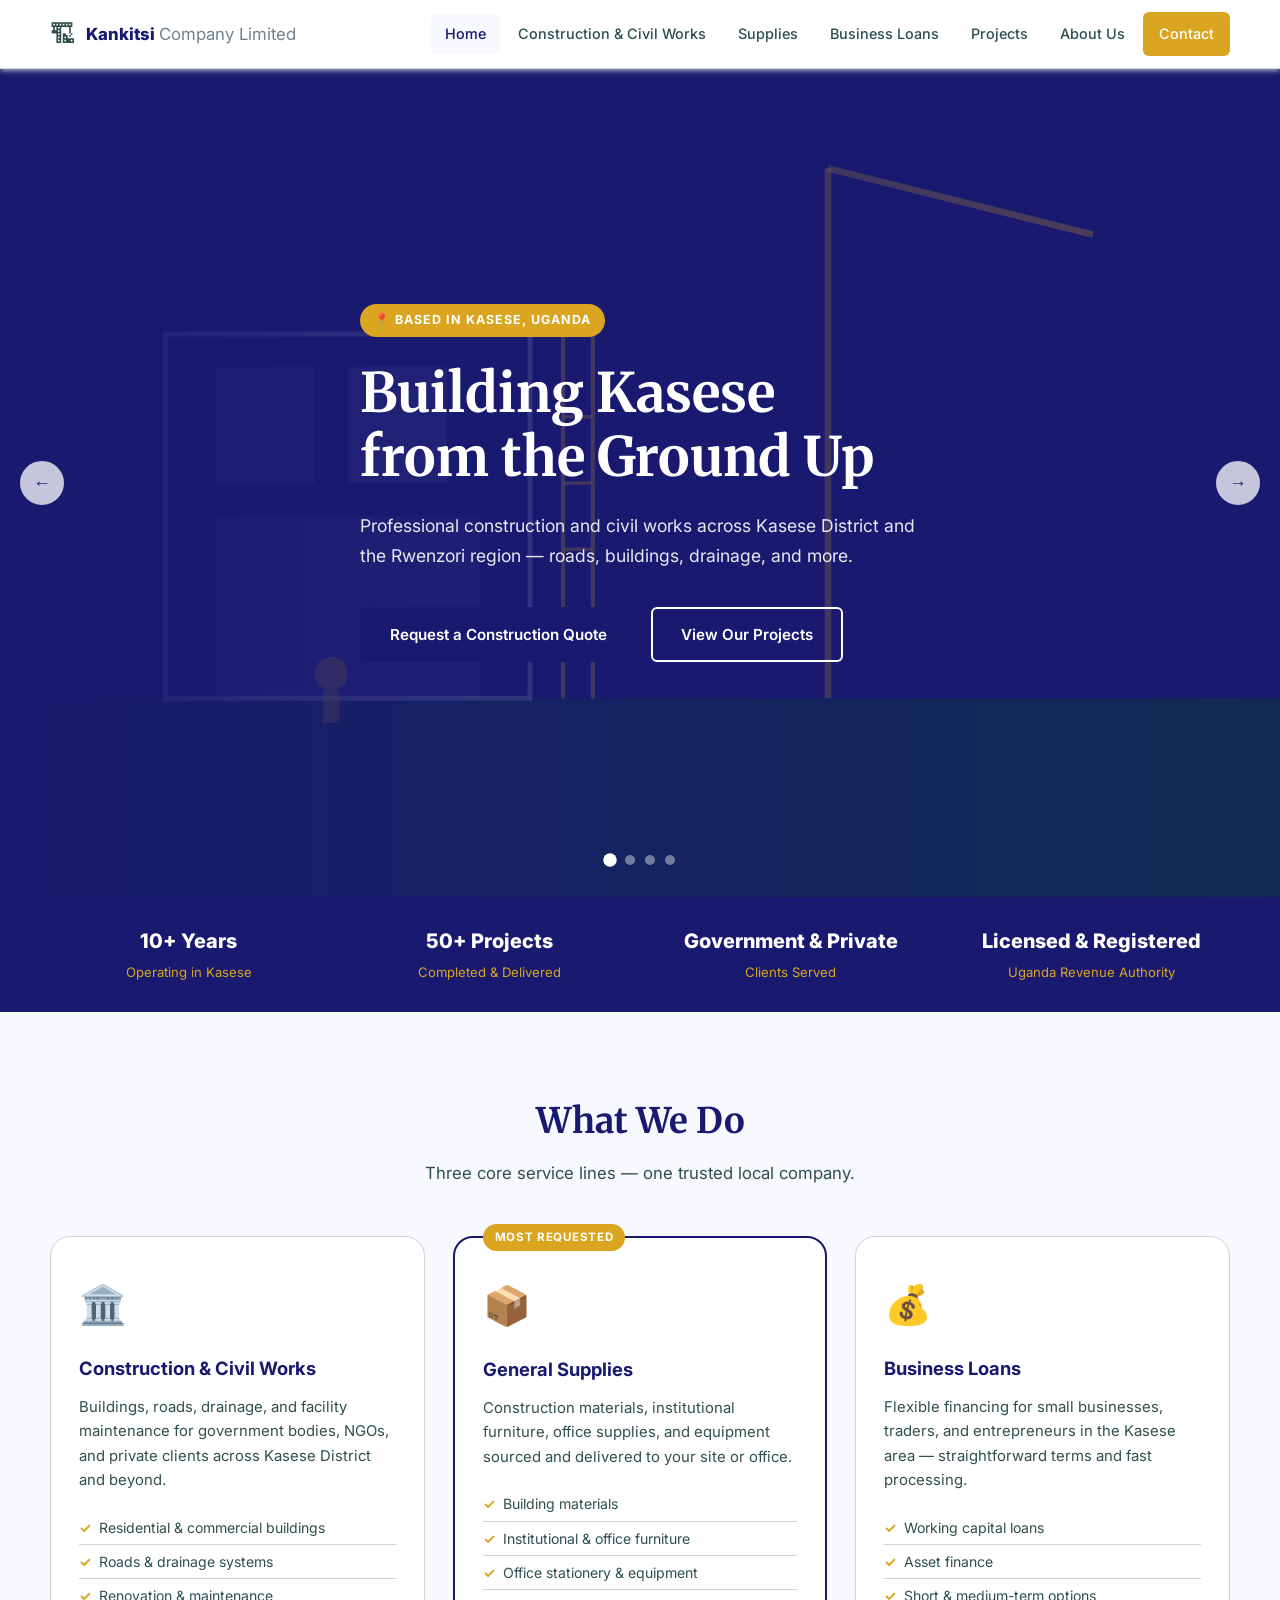
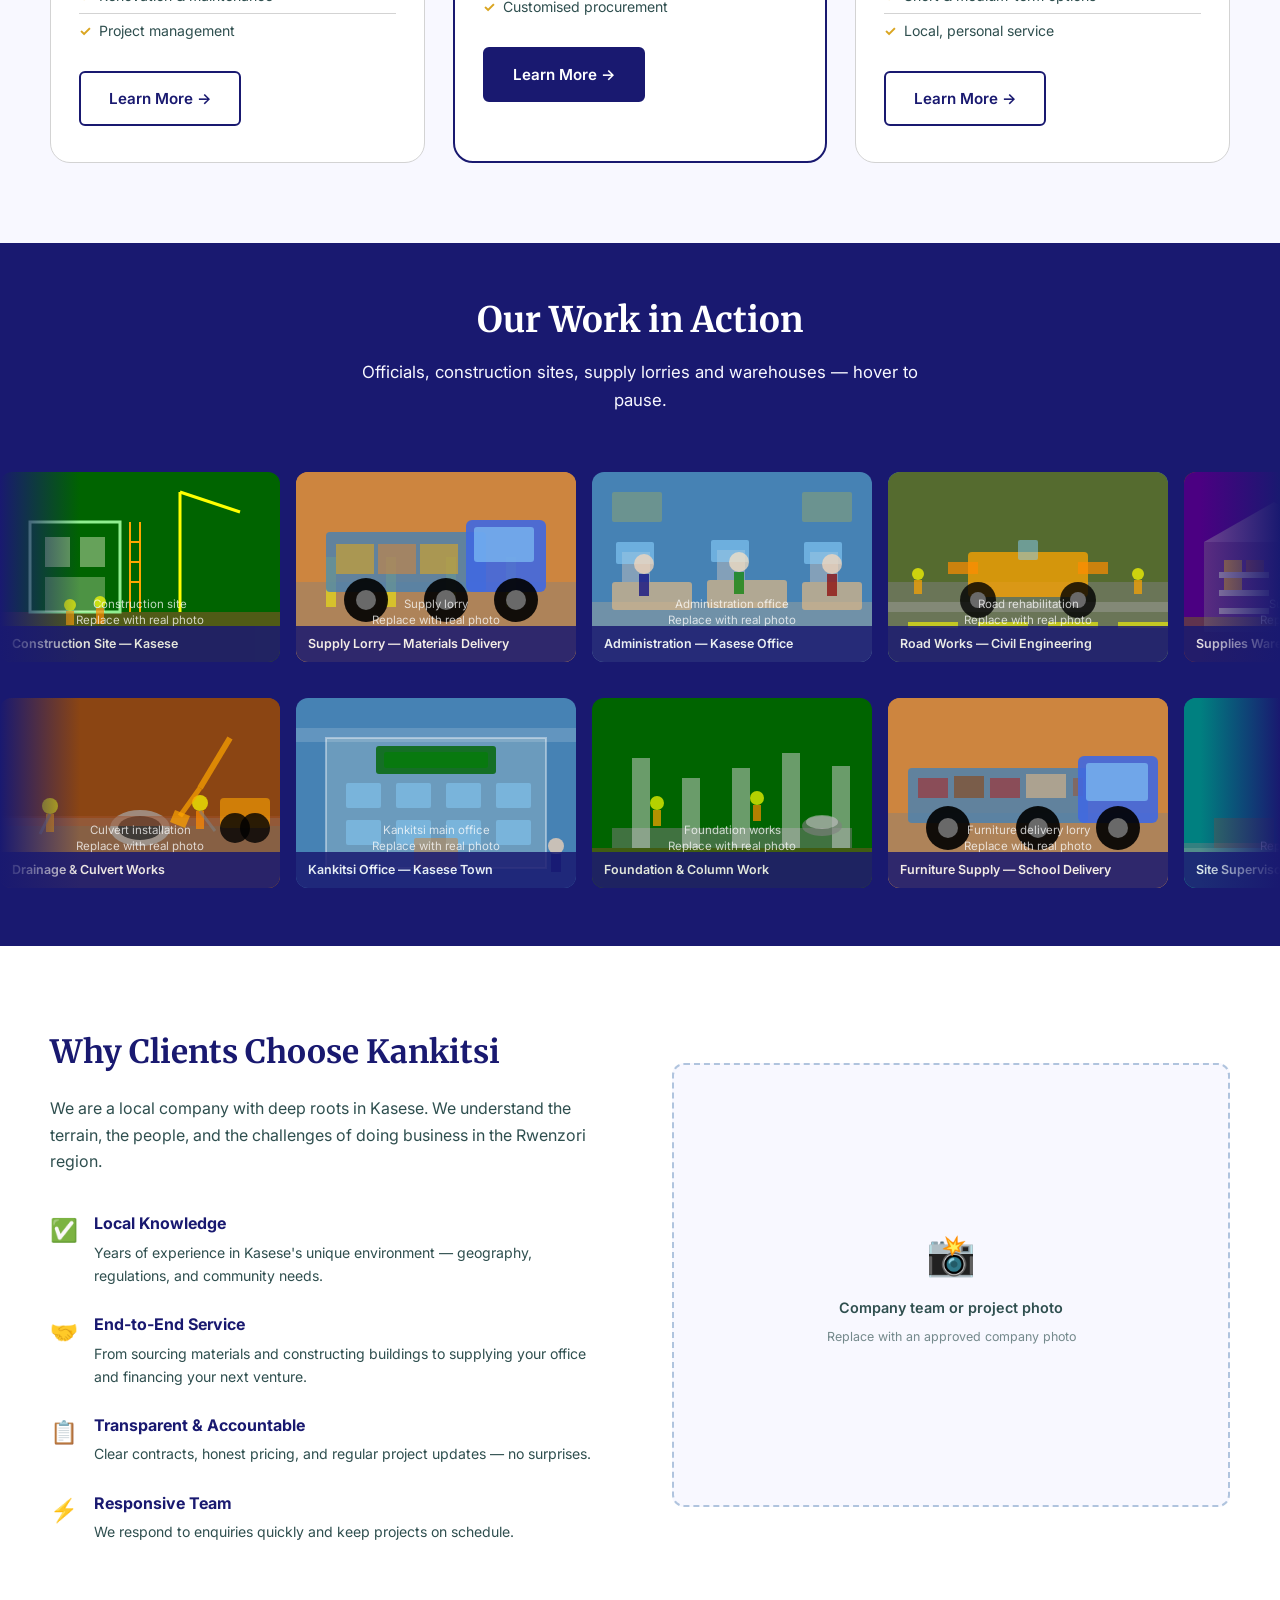
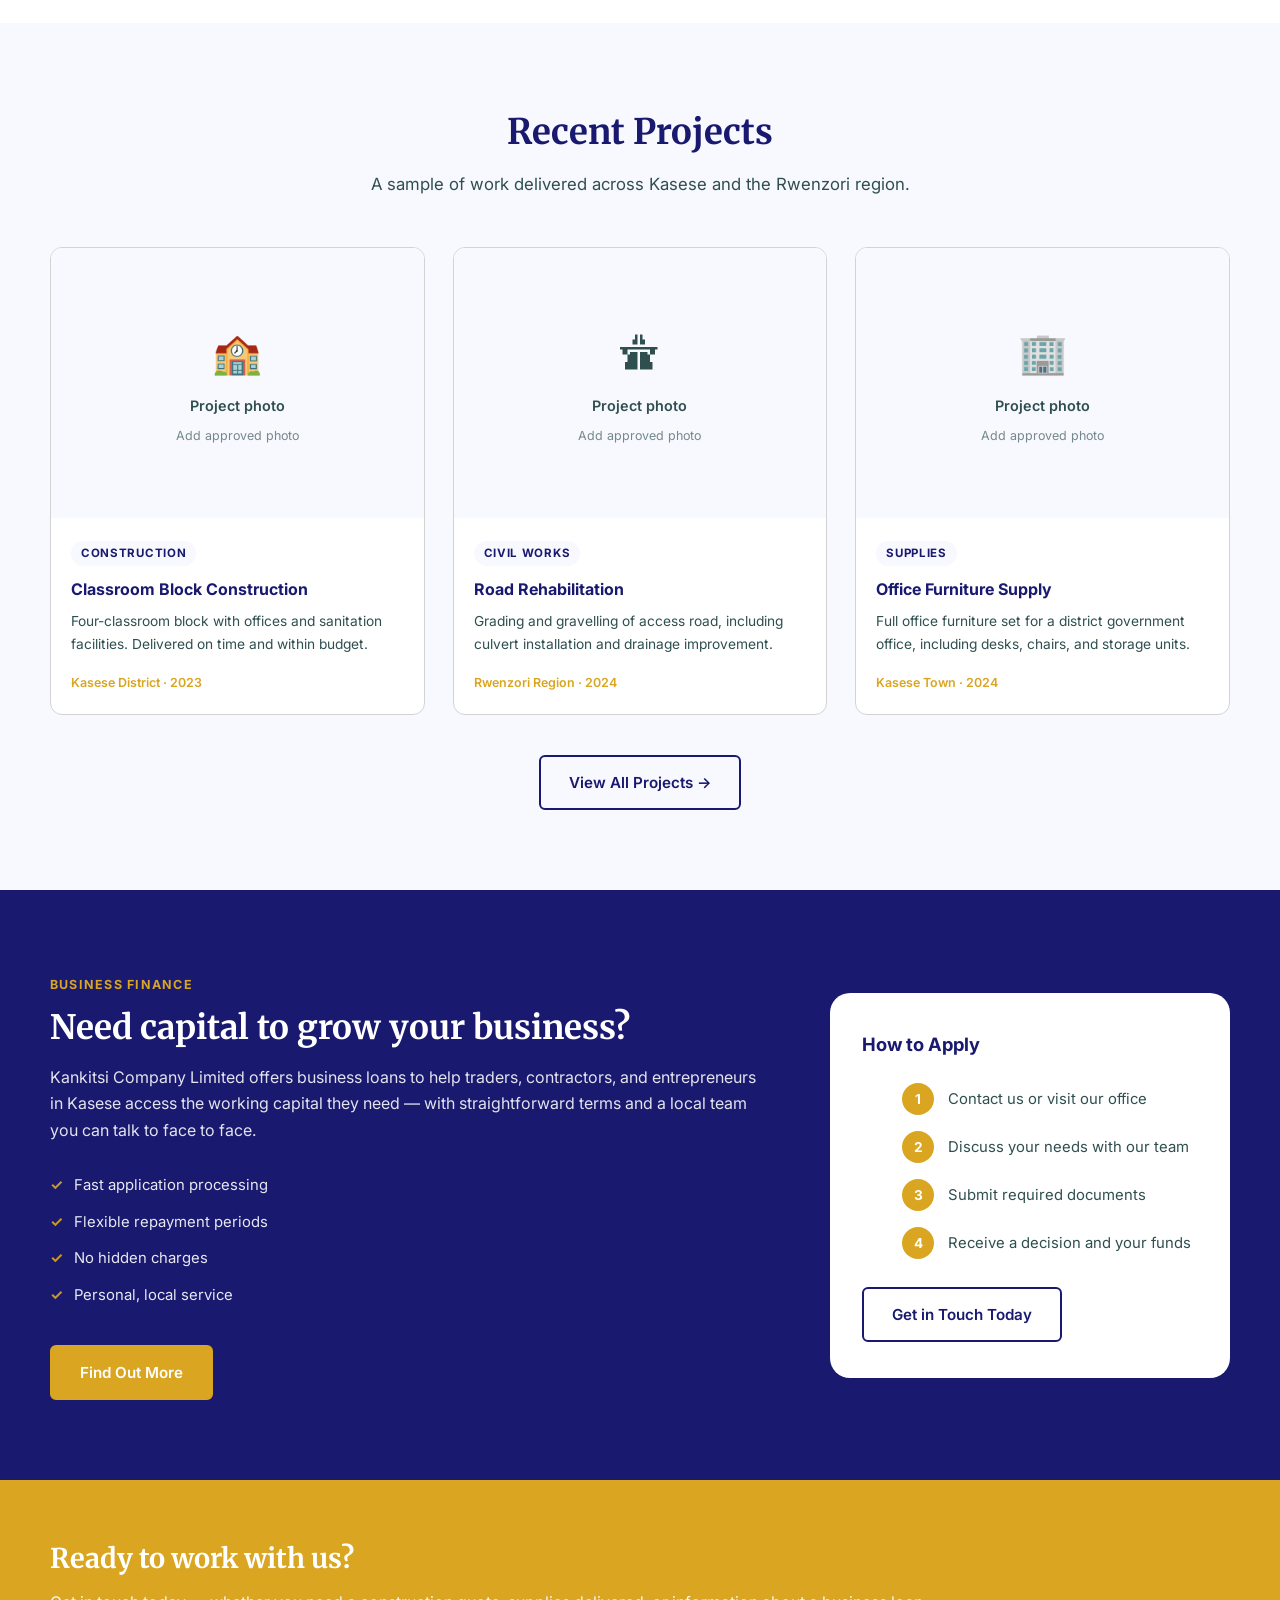
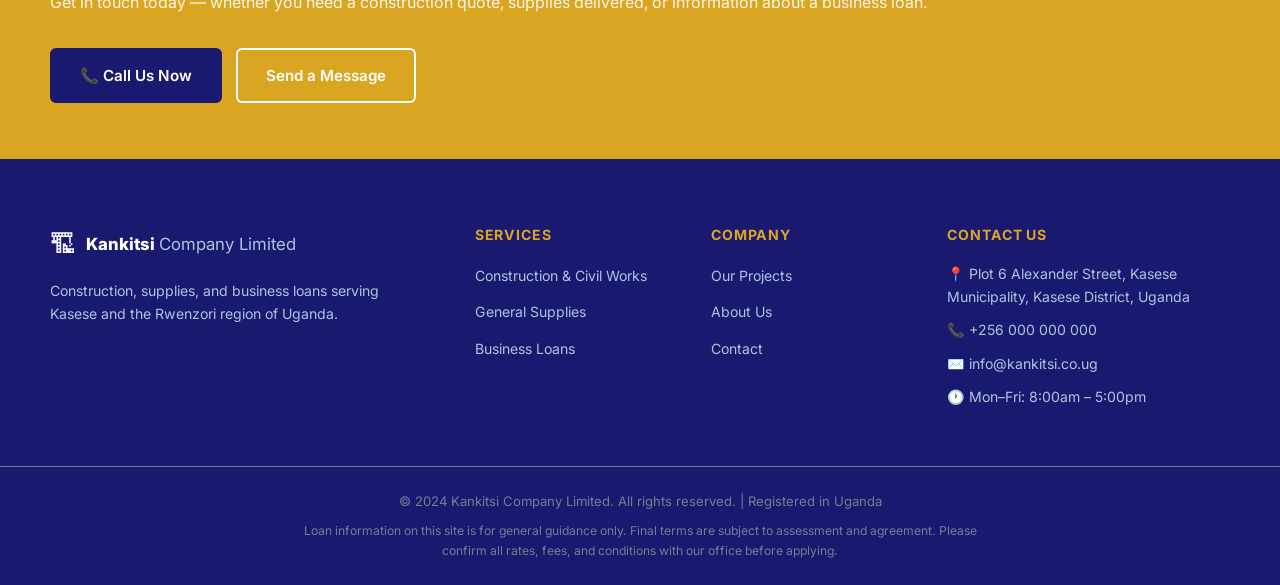
<file: index.html>
<!DOCTYPE html>
<html lang="en">
<head>
  <meta charset="UTF-8" />
  <meta name="viewport" content="width=device-width, initial-scale=1.0" />
  <title>Kankitsi Company Limited – Construction, Supplies &amp; Business Loans | Kasese</title>
  <meta name="description" content="Kankitsi Company Limited provides construction, civil works, general supplies, and business loans in Kasese, Uganda." />
  <link rel="stylesheet" href="css/style.css" />
  <link rel="preconnect" href="https://fonts.googleapis.com" />
  <link href="https://fonts.googleapis.com/css2?family=Inter:wght@400;500;600;700;800&family=Merriweather:wght@700&display=swap" rel="stylesheet" />

  <style>
    /* ---- Auto-slide timer ---- */
    .hero-slide { pointer-events: none; }
    .hero-slide.active { pointer-events: all; }
  </style>
</head>
<body>

  <!-- ===== HEADER ===== -->
  <header class="site-header">
    <div class="container nav-wrap">
      <a href="index.html" class="logo">
        <span class="logo-icon">🏗</span>
        <span class="logo-text">Kankitsi <span class="logo-thin">Company Limited</span></span>
      </a>
      <button class="nav-toggle" aria-label="Open menu" onclick="document.getElementById('main-nav').classList.toggle('open')">
        <span></span><span></span><span></span>
      </button>
      <nav class="main-nav" id="main-nav">
        <ul>
          <li><a href="index.html" class="active">Home</a></li>
          <li><a href="construction.html">Construction &amp; Civil Works</a></li>
          <li><a href="supplies.html">Supplies</a></li>
          <li><a href="loans.html">Business Loans</a></li>
          <li><a href="projects.html">Projects</a></li>
          <li><a href="about.html">About Us</a></li>
          <li><a href="contact.html" class="btn btn-nav">Contact</a></li>
        </ul>
      </nav>
    </div>
  </header>

  <!-- ===== HERO SLIDESHOW ===== -->
  <section class="hero-slideshow" id="heroSlideshow">

    <!-- Slide 1 — Construction site -->
    <div class="hero-slide active">
      <div class="slide-bg slide-bg-1"></div>
      <div class="slide-overlay"></div>
      <div class="container hero-slide-content">
        <span class="hero-badge">📍 Based in Kasese, Uganda</span>
        <h1>Building Kasese<br>from the Ground Up</h1>
        <p class="hero-sub">Professional construction and civil works across Kasese District and the Rwenzori region — roads, buildings, drainage, and more.</p>
        <div class="hero-ctas">
          <a href="construction.html" class="btn btn-primary">Request a Construction Quote</a>
          <a href="projects.html" class="btn btn-outline-light">View Our Projects</a>
        </div>
      </div>
    </div>

    <!-- Slide 2 — Supply lorries -->
    <div class="hero-slide">
      <div class="slide-bg slide-bg-2"></div>
      <div class="slide-overlay"></div>
      <div class="container hero-slide-content">
        <span class="hero-badge">📦 Fast, Reliable Delivery</span>
        <h1>Supplies Delivered<br>to Your Site</h1>
        <p class="hero-sub">Building materials, office furniture, stationery and equipment — sourced, loaded onto our lorries, and delivered anywhere in Kasese District.</p>
        <div class="hero-ctas">
          <a href="supplies.html" class="btn btn-primary">Request a Supply Quote</a>
          <a href="contact.html" class="btn btn-outline-light">Get in Touch</a>
        </div>
      </div>
    </div>

    <!-- Slide 3 — Administration / office team -->
    <div class="hero-slide">
      <div class="slide-bg slide-bg-3"></div>
      <div class="slide-overlay"></div>
      <div class="container hero-slide-content">
        <span class="hero-badge">🤝 Local, Personal Service</span>
        <h1>A Team You Can<br>Talk to Face to Face</h1>
        <p class="hero-sub">Our administration and finance team is based in Kasese Town. Walk in, call, or email — we respond quickly and keep things simple.</p>
        <div class="hero-ctas">
          <a href="about.html" class="btn btn-primary">Meet Our Team</a>
          <a href="contact.html" class="btn btn-outline-light">Find Our Office</a>
        </div>
      </div>
    </div>

    <!-- Slide 4 — Business loans / supplies warehouse -->
    <div class="hero-slide">
      <div class="slide-bg slide-bg-4"></div>
      <div class="slide-overlay"></div>
      <div class="container hero-slide-content">
        <span class="hero-badge">💰 Business Finance</span>
        <h1>Grow Your Business<br>with a Local Loan</h1>
        <p class="hero-sub">Flexible business loans for traders, contractors, and entrepreneurs in Kasese — with straightforward terms and a team that knows the local market.</p>
        <div class="hero-ctas">
          <a href="loans.html" class="btn btn-primary">Ask About a Business Loan</a>
          <a href="contact.html" class="btn btn-outline-light">Contact Us Today</a>
        </div>
      </div>
    </div>

    <!-- Arrow controls -->
    <button class="slide-prev" onclick="moveSlide(-1)" aria-label="Previous slide">&#8592;</button>
    <button class="slide-next" onclick="moveSlide(1)"  aria-label="Next slide">&#8594;</button>

    <!-- Dot indicators -->
    <div class="slide-dots">
      <button class="slide-dot active" onclick="goToSlide(0)"></button>
      <button class="slide-dot"        onclick="goToSlide(1)"></button>
      <button class="slide-dot"        onclick="goToSlide(2)"></button>
      <button class="slide-dot"        onclick="goToSlide(3)"></button>
    </div>

  </section>

  <!-- ===== TRUST BAR ===== -->
  <div class="trust-bar">
    <div class="container trust-items">
      <div class="trust-item">
        <strong>10+ Years</strong>
        <span>Operating in Kasese</span>
      </div>
      <div class="trust-item">
        <strong>50+ Projects</strong>
        <span>Completed &amp; Delivered</span>
      </div>
      <div class="trust-item">
        <strong>Government &amp; Private</strong>
        <span>Clients Served</span>
      </div>
      <div class="trust-item">
        <strong>Licensed &amp; Registered</strong>
        <span>Uganda Revenue Authority</span>
      </div>
    </div>
  </div>

  <!-- ===== SERVICES OVERVIEW ===== -->
  <section class="section services-overview">
    <div class="container">
      <div class="section-header">
        <h2>What We Do</h2>
        <p>Three core service lines — one trusted local company.</p>
      </div>
      <div class="services-grid">

        <div class="service-card">
          <div class="service-icon">🏛️</div>
          <h3>Construction &amp; Civil Works</h3>
          <p>Buildings, roads, drainage, and facility maintenance for government bodies, NGOs, and private clients across Kasese District and beyond.</p>
          <ul class="service-list">
            <li>Residential &amp; commercial buildings</li>
            <li>Roads &amp; drainage systems</li>
            <li>Renovation &amp; maintenance</li>
            <li>Project management</li>
          </ul>
          <a href="construction.html" class="btn btn-secondary">Learn More →</a>
        </div>

        <div class="service-card service-card--featured">
          <div class="service-badge-featured">Most Requested</div>
          <div class="service-icon">📦</div>
          <h3>General Supplies</h3>
          <p>Construction materials, institutional furniture, office supplies, and equipment sourced and delivered to your site or office.</p>
          <ul class="service-list">
            <li>Building materials</li>
            <li>Institutional &amp; office furniture</li>
            <li>Office stationery &amp; equipment</li>
            <li>Customised procurement</li>
          </ul>
          <a href="supplies.html" class="btn btn-primary">Learn More →</a>
        </div>

        <div class="service-card">
          <div class="service-icon">💰</div>
          <h3>Business Loans</h3>
          <p>Flexible financing for small businesses, traders, and entrepreneurs in the Kasese area — straightforward terms and fast processing.</p>
          <ul class="service-list">
            <li>Working capital loans</li>
            <li>Asset finance</li>
            <li>Short &amp; medium-term options</li>
            <li>Local, personal service</li>
          </ul>
          <a href="loans.html" class="btn btn-secondary">Learn More →</a>
        </div>

      </div>
    </div>
  </section>

  <!-- ===== MOVING IMAGE GALLERY ===== -->
  <section class="scroll-gallery-section">
    <div class="container">
      <div class="section-header">
        <h2>Our Work in Action</h2>
        <p>Officials, construction sites, supply lorries and warehouses — hover to pause.</p>
      </div>
    </div>

    <!-- Row 1 — left to right -->
    <div class="scroll-track-wrap">
      <div class="scroll-track">

        <!-- Card 1 -->
        <div class="scroll-card">
          <div class="scroll-card-img bg-construction-1">
            <!-- Replace img src with your real photo: <img src="images/site1.jpg" alt="Construction site" /> -->
            <svg viewBox="0 0 280 190" xmlns="http://www.w3.org/2000/svg" style="position:absolute;inset:0;width:100%;height:100%">
              <rect width="280" height="190" fill="darkgreen"/>
              <rect x="0" y="140" width="280" height="50" fill="sienna" opacity=".5"/>
              <rect x="30" y="50" width="90" height="90" fill="none" stroke="lightgreen" stroke-width="3"/>
              <rect x="45" y="65" width="25" height="30" fill="lightyellow" opacity=".4"/>
              <rect x="80" y="65" width="25" height="30" fill="lightyellow" opacity=".4"/>
              <rect x="45" y="105" width="60" height="35" fill="lightyellow" opacity=".3"/>
              <line x1="130" y1="50" x2="130" y2="140" stroke="orange" stroke-width="2"/>
              <line x1="140" y1="50" x2="140" y2="140" stroke="orange" stroke-width="2"/>
              <line x1="130" y1="70" x2="140" y2="70" stroke="orange" stroke-width="2"/>
              <line x1="130" y1="90" x2="140" y2="90" stroke="orange" stroke-width="2"/>
              <line x1="130" y1="110" x2="140" y2="110" stroke="orange" stroke-width="2"/>
              <line x1="180" y1="20" x2="180" y2="140" stroke="yellow" stroke-width="3"/>
              <line x1="180" y1="20" x2="240" y2="40" stroke="yellow" stroke-width="3"/>
              <circle cx="70" cy="133" r="6" fill="yellow" opacity=".7"/>
              <rect x="66" y="139" width="8" height="14" fill="orange" opacity=".7"/>
              <circle cx="100" cy="130" r="6" fill="yellow" opacity=".7"/>
              <rect x="96" y="136" width="8" height="16" fill="darkorange" opacity=".7"/>
            </svg>
            <span>🏗</span>
            <small>Construction site<br>Replace with real photo</small>
          </div>
          <div class="scroll-card-caption">Construction Site — Kasese</div>
        </div>

        <!-- Card 2 — lorry -->
        <div class="scroll-card">
          <div class="scroll-card-img bg-lorry-1">
            <svg viewBox="0 0 280 190" xmlns="http://www.w3.org/2000/svg" style="position:absolute;inset:0;width:100%;height:100%">
              <rect width="280" height="190" fill="peru"/>
              <rect x="0" y="110" width="280" height="80" fill="gray" opacity=".4"/>
              <rect x="30" y="85" width="10" height="50" fill="yellow" opacity=".5"/>
              <rect x="90" y="85" width="10" height="50" fill="yellow" opacity=".5"/>
              <rect x="150" y="85" width="10" height="50" fill="yellow" opacity=".5"/>
              <rect x="210" y="85" width="10" height="50" fill="yellow" opacity=".5"/>
              <!-- lorry body -->
              <rect x="30" y="60" width="160" height="60" rx="4" fill="steelblue" opacity=".8"/>
              <!-- cab -->
              <rect x="170" y="48" width="80" height="72" rx="6" fill="royalblue" opacity=".9"/>
              <!-- windscreen -->
              <rect x="178" y="55" width="60" height="35" rx="3" fill="lightskyblue" opacity=".6"/>
              <!-- wheels -->
              <circle cx="70"  cy="128" r="22" fill="black" opacity=".9"/>
              <circle cx="70"  cy="128" r="10" fill="dimgray"/>
              <circle cx="150" cy="128" r="22" fill="black" opacity=".9"/>
              <circle cx="150" cy="128" r="10" fill="dimgray"/>
              <circle cx="220" cy="128" r="22" fill="black" opacity=".9"/>
              <circle cx="220" cy="128" r="10" fill="dimgray"/>
              <!-- cargo -->
              <rect x="40"  y="72" width="38" height="30" fill="goldenrod" opacity=".6"/>
              <rect x="82"  y="72" width="38" height="30" fill="peru" opacity=".6"/>
              <rect x="124" y="72" width="38" height="30" fill="goldenrod" opacity=".6"/>
            </svg>
            <span>🚛</span>
            <small>Supply lorry<br>Replace with real photo</small>
          </div>
          <div class="scroll-card-caption">Supply Lorry — Materials Delivery</div>
        </div>

        <!-- Card 3 — office/admin -->
        <div class="scroll-card">
          <div class="scroll-card-img bg-admin-1">
            <svg viewBox="0 0 280 190" xmlns="http://www.w3.org/2000/svg" style="position:absolute;inset:0;width:100%;height:100%">
              <rect width="280" height="190" fill="steelblue"/>
              <rect x="0" y="130" width="280" height="60" fill="tan" opacity=".3"/>
              <!-- desk 1 -->
              <rect x="20" y="110" width="80" height="28" rx="3" fill="burlywood" opacity=".7"/>
              <rect x="30" y="80" width="28" height="30" fill="silver" opacity=".5"/>
              <rect x="24" y="70" width="38" height="22" rx="2" fill="lightskyblue" opacity=".6"/>
              <circle cx="52" cy="92" r="10" fill="peachpuff" opacity=".7"/>
              <rect x="47" y="102" width="10" height="22" fill="navy" opacity=".7"/>
              <!-- desk 2 -->
              <rect x="115" y="108" width="80" height="28" rx="3" fill="burlywood" opacity=".7"/>
              <rect x="125" y="78" width="28" height="30" fill="silver" opacity=".5"/>
              <rect x="119" y="68" width="38" height="22" rx="2" fill="lightskyblue" opacity=".6"/>
              <circle cx="147" cy="90" r="10" fill="bisque" opacity=".7"/>
              <rect x="142" y="100" width="10" height="22" fill="green" opacity=".7"/>
              <!-- desk 3 -->
              <rect x="210" y="110" width="60" height="28" rx="3" fill="burlywood" opacity=".7"/>
              <rect x="218" y="80" width="28" height="30" fill="silver" opacity=".5"/>
              <rect x="212" y="70" width="38" height="22" rx="2" fill="lightskyblue" opacity=".6"/>
              <circle cx="240" cy="92" r="10" fill="peachpuff" opacity=".7"/>
              <rect x="235" y="102" width="10" height="22" fill="darkred" opacity=".7"/>
              <!-- windows -->
              <rect x="20" y="20" width="50" height="30" rx="2" fill="gold" opacity=".2"/>
              <rect x="210" y="20" width="50" height="30" rx="2" fill="gold" opacity=".2"/>
            </svg>
            <span>👔</span>
            <small>Administration office<br>Replace with real photo</small>
          </div>
          <div class="scroll-card-caption">Administration — Kasese Office</div>
        </div>

        <!-- Card 4 — road civil works -->
        <div class="scroll-card">
          <div class="scroll-card-img bg-road-1">
            <svg viewBox="0 0 280 190" xmlns="http://www.w3.org/2000/svg" style="position:absolute;inset:0;width:100%;height:100%">
              <rect width="280" height="190" fill="darkolivegreen"/>
              <rect x="0" y="110" width="280" height="80" fill="gray" opacity=".5"/>
              <rect x="0" y="130" width="280" height="10" fill="darkgray" opacity=".4"/>
              <rect x="20"  y="150" width="50" height="6" fill="yellow" opacity=".6"/>
              <rect x="90"  y="150" width="50" height="6" fill="yellow" opacity=".6"/>
              <rect x="160" y="150" width="50" height="6" fill="yellow" opacity=".6"/>
              <rect x="230" y="150" width="50" height="6" fill="yellow" opacity=".6"/>
              <!-- grader machine -->
              <rect x="80" y="80" width="120" height="45" rx="4" fill="orange" opacity=".75"/>
              <rect x="60" y="90" width="30" height="12" fill="darkorange" opacity=".7"/>
              <rect x="190" y="90" width="30" height="12" fill="darkorange" opacity=".7"/>
              <circle cx="90"  cy="128" r="18" fill="black" opacity=".8"/>
              <circle cx="90"  cy="128" r="8"  fill="dimgray"/>
              <circle cx="190" cy="128" r="18" fill="black" opacity=".8"/>
              <circle cx="190" cy="128" r="8"  fill="dimgray"/>
              <rect x="130" y="68" width="20" height="20" rx="2" fill="lightskyblue" opacity=".5"/>
              <!-- workers -->
              <circle cx="30" cy="102" r="6" fill="yellow" opacity=".7"/>
              <rect x="26" y="108" width="8" height="14" fill="orange" opacity=".7"/>
              <circle cx="250" cy="102" r="6" fill="yellow" opacity=".7"/>
              <rect x="246" y="108" width="8" height="14" fill="orange" opacity=".7"/>
            </svg>
            <span>🛣</span>
            <small>Road rehabilitation<br>Replace with real photo</small>
          </div>
          <div class="scroll-card-caption">Road Works — Civil Engineering</div>
        </div>

        <!-- Card 5 — supplies warehouse -->
        <div class="scroll-card">
          <div class="scroll-card-img bg-supplies-1">
            <svg viewBox="0 0 280 190" xmlns="http://www.w3.org/2000/svg" style="position:absolute;inset:0;width:100%;height:100%">
              <rect width="280" height="190" fill="indigo"/>
              <rect x="0" y="145" width="280" height="45" fill="olive" opacity=".4"/>
              <!-- warehouse -->
              <rect x="20" y="70" width="140" height="90" fill="gray" opacity=".35"/>
              <polygon points="20,70 90,30 160,70" fill="darkgray" opacity=".4"/>
              <!-- shelves -->
              <rect x="35" y="100" width="50" height="6" fill="silver" opacity=".6"/>
              <rect x="35" y="118" width="50" height="6" fill="silver" opacity=".6"/>
              <rect x="35" y="136" width="50" height="6" fill="silver" opacity=".6"/>
              <rect x="95" y="100" width="50" height="6" fill="silver" opacity=".6"/>
              <rect x="95" y="118" width="50" height="6" fill="silver" opacity=".6"/>
              <!-- boxes -->
              <rect x="40"  y="88"  width="18" height="12" fill="goldenrod" opacity=".6"/>
              <rect x="62"  y="88"  width="18" height="12" fill="sienna"    opacity=".6"/>
              <rect x="40"  y="106" width="18" height="12" fill="goldenrod" opacity=".6"/>
              <rect x="100" y="88"  width="18" height="12" fill="peru"      opacity=".6"/>
              <!-- forklift -->
              <rect x="195" y="118" width="60" height="38" rx="3" fill="orange" opacity=".6"/>
              <rect x="175" y="124" width="22" height="6"  fill="yellow"   opacity=".6"/>
              <rect x="175" y="136" width="22" height="6"  fill="yellow"   opacity=".6"/>
              <circle cx="210" cy="156" r="12" fill="black" opacity=".7"/>
              <circle cx="246" cy="156" r="12" fill="black" opacity=".7"/>
            </svg>
            <span>📦</span>
            <small>Supplies warehouse<br>Replace with real photo</small>
          </div>
          <div class="scroll-card-caption">Supplies Warehouse — Ready for Dispatch</div>
        </div>

        <!-- Card 6 — building handover -->
        <div class="scroll-card">
          <div class="scroll-card-img bg-construction-2">
            <svg viewBox="0 0 280 190" xmlns="http://www.w3.org/2000/svg" style="position:absolute;inset:0;width:100%;height:100%">
              <rect width="280" height="190" fill="seagreen"/>
              <rect x="0" y="145" width="280" height="45" fill="sienna" opacity=".4"/>
              <!-- completed building -->
              <rect x="40" y="60" width="200" height="90" fill="lightyellow" opacity=".25"/>
              <rect x="40" y="60" width="200" height="90" fill="none" stroke="white" stroke-width="2" opacity=".5"/>
              <!-- windows row 1 -->
              <rect x="60"  y="75" width="30" height="22" rx="2" fill="lightskyblue" opacity=".5"/>
              <rect x="105" y="75" width="30" height="22" rx="2" fill="lightskyblue" opacity=".5"/>
              <rect x="150" y="75" width="30" height="22" rx="2" fill="lightskyblue" opacity=".5"/>
              <rect x="195" y="75" width="30" height="22" rx="2" fill="lightskyblue" opacity=".5"/>
              <!-- windows row 2 -->
              <rect x="60"  y="110" width="30" height="22" rx="2" fill="lightskyblue" opacity=".5"/>
              <rect x="105" y="110" width="30" height="22" rx="2" fill="lightskyblue" opacity=".5"/>
              <rect x="150" y="110" width="30" height="22" rx="2" fill="lightskyblue" opacity=".5"/>
              <rect x="195" y="110" width="30" height="22" rx="2" fill="lightskyblue" opacity=".5"/>
              <!-- door -->
              <rect x="118" y="120" width="44" height="30" rx="2" fill="peru" opacity=".6"/>
              <!-- roof -->
              <polygon points="20,60 140,15 260,60" fill="sienna" opacity=".5"/>
            </svg>
            <span>🏢</span>
            <small>Completed building<br>Replace with real photo</small>
          </div>
          <div class="scroll-card-caption">Completed Building — Kasese District</div>
        </div>

        <!-- Card 7 — second lorry -->
        <div class="scroll-card">
          <div class="scroll-card-img bg-lorry-2">
            <svg viewBox="0 0 280 190" xmlns="http://www.w3.org/2000/svg" style="position:absolute;inset:0;width:100%;height:100%">
              <rect width="280" height="190" fill="sienna"/>
              <rect x="0" y="110" width="280" height="80" fill="gray" opacity=".35"/>
              <!-- second lorry facing other way -->
              <rect x="90" y="62" width="160" height="58" rx="4" fill="orange" opacity=".8"/>
              <rect x="30"  y="50" width="80" height="70" rx="6" fill="darkorange" opacity=".9"/>
              <rect x="38"  y="57" width="58" height="34" rx="3" fill="lightskyblue" opacity=".6"/>
              <circle cx="70"  cy="128" r="22" fill="black" opacity=".9"/>
              <circle cx="70"  cy="128" r="10" fill="dimgray"/>
              <circle cx="160" cy="128" r="22" fill="black" opacity=".9"/>
              <circle cx="160" cy="128" r="10" fill="dimgray"/>
              <circle cx="230" cy="128" r="22" fill="black" opacity=".9"/>
              <circle cx="230" cy="128" r="10" fill="dimgray"/>
              <!-- cement bags -->
              <rect x="100" y="74" width="35" height="22" rx="2" fill="lightgray" opacity=".6"/>
              <rect x="140" y="74" width="35" height="22" rx="2" fill="lightgray" opacity=".6"/>
              <rect x="180" y="74" width="35" height="22" rx="2" fill="lightgray" opacity=".6"/>
            </svg>
            <span>🚚</span>
            <small>Loaded supply lorry<br>Replace with real photo</small>
          </div>
          <div class="scroll-card-caption">Materials on the Move — Kasese</div>
        </div>

        <!-- Card 8 — senior official -->
        <div class="scroll-card">
          <div class="scroll-card-img bg-admin-2">
            <svg viewBox="0 0 280 190" xmlns="http://www.w3.org/2000/svg" style="position:absolute;inset:0;width:100%;height:100%">
              <rect width="280" height="190" fill="teal"/>
              <rect x="0" y="150" width="280" height="40" fill="beige" opacity=".3"/>
              <!-- podium/desk -->
              <rect x="90" y="118" width="100" height="40" rx="4" fill="burlywood" opacity=".6"/>
              <!-- person -->
              <circle cx="140" cy="80" r="22" fill="peachpuff" opacity=".8"/>
              <rect x="118" y="102" width="44" height="50" fill="darkblue" opacity=".8"/>
              <!-- collar/tie -->
              <polygon points="140,106 148,120 140,128 132,120" fill="red" opacity=".7"/>
              <!-- arms -->
              <rect x="94"  y="104" width="28" height="12" rx="4" fill="darkblue" opacity=".7"/>
              <rect x="158" y="104" width="28" height="12" rx="4" fill="darkblue" opacity=".7"/>
              <!-- badge -->
              <rect x="128" y="108" width="18" height="10" rx="2" fill="gold" opacity=".6"/>
              <!-- flag/background detail -->
              <rect x="20" y="20" width="10" height="80" fill="green" opacity=".5"/>
              <rect x="30" y="20" width="40" height="30" fill="orange" opacity=".5"/>
            </svg>
            <span>👨‍💼</span>
            <small>Company official<br>Replace with real photo</small>
          </div>
          <div class="scroll-card-caption">Company Director — Kankitsi</div>
        </div>

        <!-- Duplicate first 4 cards to make seamless loop -->
        <div class="scroll-card">
          <div class="scroll-card-img bg-construction-3">
            <svg viewBox="0 0 280 190" xmlns="http://www.w3.org/2000/svg" style="position:absolute;inset:0;width:100%;height:100%">
              <rect width="280" height="190" fill="olivedrab"/>
              <rect x="0" y="145" width="280" height="45" fill="sienna" opacity=".4"/>
              <rect x="30" y="50" width="130" height="100" fill="none" stroke="lightgreen" stroke-width="2" opacity=".5"/>
              <rect x="30" y="50" width="130" height="100" fill="lightyellow" opacity=".1"/>
              <rect x="50"  y="68" width="30" height="24" fill="lightskyblue" opacity=".4"/>
              <rect x="95"  y="68" width="30" height="24" fill="lightskyblue" opacity=".4"/>
              <rect x="140" y="68" width="20" height="24" rx="1" fill="lightskyblue" opacity=".4"/>
              <rect x="50"  y="104" width="30" height="24" fill="lightskyblue" opacity=".4"/>
              <rect x="95"  y="104" width="30" height="24" fill="lightskyblue" opacity=".4"/>
              <rect x="66" y="118" width="28" height="32" fill="peru" opacity=".5"/>
              <line x1="175" y1="30" x2="175" y2="150" stroke="orange" stroke-width="2.5"/>
              <line x1="185" y1="30" x2="185" y2="150" stroke="orange" stroke-width="2.5"/>
              <line x1="175" y1="55"  x2="185" y2="55"  stroke="orange" stroke-width="2"/>
              <line x1="175" y1="85"  x2="185" y2="85"  stroke="orange" stroke-width="2"/>
              <line x1="175" y1="115" x2="185" y2="115" stroke="orange" stroke-width="2"/>
            </svg>
            <span>🏗</span>
            <small>Building under construction<br>Replace with real photo</small>
          </div>
          <div class="scroll-card-caption">Building Construction — Kasese</div>
        </div>

        <div class="scroll-card">
          <div class="scroll-card-img bg-lorry-3">
            <svg viewBox="0 0 280 190" xmlns="http://www.w3.org/2000/svg" style="position:absolute;inset:0;width:100%;height:100%">
              <rect width="280" height="190" fill="chocolate"/>
              <rect x="0" y="110" width="280" height="80" fill="gray" opacity=".35"/>
              <rect x="20" y="80" width="170" height="52" rx="4" fill="steelblue" opacity=".8"/>
              <rect x="170" y="68" width="90" height="64" rx="6" fill="royalblue" opacity=".9"/>
              <rect x="178" y="74" width="70" height="38" rx="3" fill="lightskyblue" opacity=".6"/>
              <circle cx="60"  cy="128" r="22" fill="black" opacity=".9"/>
              <circle cx="60"  cy="128" r="10" fill="dimgray"/>
              <circle cx="140" cy="128" r="22" fill="black" opacity=".9"/>
              <circle cx="140" cy="128" r="10" fill="dimgray"/>
              <circle cx="220" cy="128" r="22" fill="black" opacity=".9"/>
              <circle cx="220" cy="128" r="10" fill="dimgray"/>
              <rect x="30" y="92" width="38" height="22" fill="goldenrod" opacity=".6"/>
              <rect x="72" y="92" width="38" height="22" fill="sienna"    opacity=".6"/>
              <rect x="114" y="92" width="38" height="22" fill="goldenrod" opacity=".6"/>
            </svg>
            <span>🚛</span>
            <small>Delivery lorry<br>Replace with real photo</small>
          </div>
          <div class="scroll-card-caption">Supply Vehicle — Ready for Delivery</div>
        </div>

        <div class="scroll-card">
          <div class="scroll-card-img bg-admin-3">
            <svg viewBox="0 0 280 190" xmlns="http://www.w3.org/2000/svg" style="position:absolute;inset:0;width:100%;height:100%">
              <rect width="280" height="190" fill="darkslateblue"/>
              <rect x="0" y="145" width="280" height="45" fill="beige" opacity=".2"/>
              <!-- meeting table -->
              <ellipse cx="140" cy="130" rx="100" ry="30" fill="burlywood" opacity=".5"/>
              <!-- people around table -->
              <circle cx="60"  cy="108" r="12" fill="peachpuff" opacity=".75"/>
              <rect x="54"  y="120" width="12" height="22" fill="green"   opacity=".7"/>
              <circle cx="110" cy="100" r="12" fill="bisque"    opacity=".75"/>
              <rect x="104" y="112" width="12" height="22" fill="darkblue" opacity=".7"/>
              <circle cx="160" cy="98"  r="12" fill="peachpuff" opacity=".75"/>
              <rect x="154" y="110" width="12" height="22" fill="maroon"  opacity=".7"/>
              <circle cx="210" cy="104" r="12" fill="bisque"    opacity=".75"/>
              <rect x="204" y="116" width="12" height="22" fill="teal"    opacity=".7"/>
              <!-- papers on table -->
              <rect x="100" y="122" width="30" height="18" rx="2" fill="white"  opacity=".3"/>
              <rect x="150" y="120" width="30" height="18" rx="2" fill="white"  opacity=".3"/>
              <!-- projector beam -->
              <polygon points="20,30 20,60 90,80 90,10" fill="yellow" opacity=".1"/>
              <rect x="10" y="25" width="18" height="12" rx="2" fill="silver" opacity=".5"/>
            </svg>
            <span>👥</span>
            <small>Management meeting<br>Replace with real photo</small>
          </div>
          <div class="scroll-card-caption">Management Team — Planning Session</div>
        </div>

        <div class="scroll-card">
          <div class="scroll-card-img bg-supplies-2">
            <svg viewBox="0 0 280 190" xmlns="http://www.w3.org/2000/svg" style="position:absolute;inset:0;width:100%;height:100%">
              <rect width="280" height="190" fill="darkcyan"/>
              <rect x="0" y="145" width="280" height="45" fill="gray" opacity=".3"/>
              <!-- iron sheets stacked -->
              <rect x="20" y="80" width="80" height="8"  fill="silver" opacity=".7"/>
              <rect x="20" y="88" width="80" height="8"  fill="darkgray" opacity=".6"/>
              <rect x="20" y="96" width="80" height="8"  fill="silver" opacity=".7"/>
              <rect x="20" y="104" width="80" height="8" fill="darkgray" opacity=".6"/>
              <rect x="20" y="112" width="80" height="8" fill="silver" opacity=".7"/>
              <!-- cement bags -->
              <rect x="120" y="90"  width="40" height="28" rx="3" fill="lightgray" opacity=".7"/>
              <rect x="120" y="118" width="40" height="28" rx="3" fill="whitesmoke" opacity=".6"/>
              <rect x="162" y="90"  width="40" height="28" rx="3" fill="lightgray"  opacity=".7"/>
              <rect x="162" y="118" width="40" height="28" rx="3" fill="whitesmoke" opacity=".6"/>
              <!-- reinforcement bars -->
              <line x1="210" y1="70" x2="260" y2="70" stroke="orange" stroke-width="6" opacity=".7"/>
              <line x1="210" y1="82" x2="260" y2="82" stroke="orange" stroke-width="6" opacity=".7"/>
              <line x1="210" y1="94" x2="260" y2="94" stroke="orange" stroke-width="6" opacity=".7"/>
              <line x1="210" y1="106" x2="260" y2="106" stroke="orange" stroke-width="6" opacity=".7"/>
              <line x1="210" y1="118" x2="260" y2="118" stroke="orange" stroke-width="6" opacity=".7"/>
            </svg>
            <span>🧱</span>
            <small>Building materials stock<br>Replace with real photo</small>
          </div>
          <div class="scroll-card-caption">Construction Materials — In Stock</div>
        </div>

      </div><!-- end scroll-track row 1 -->
    </div>

    <!-- Row 2 — right to left (reverse direction) -->
    <div class="scroll-track-wrap" style="margin-top: 16px;">
      <div class="scroll-track reverse">

        <div class="scroll-card">
          <div class="scroll-card-img bg-road-2">
            <svg viewBox="0 0 280 190" xmlns="http://www.w3.org/2000/svg" style="position:absolute;inset:0;width:100%;height:100%">
              <rect width="280" height="190" fill="saddlebrown"/>
              <rect x="0" y="120" width="280" height="70" fill="gray" opacity=".45"/>
              <!-- culvert -->
              <ellipse cx="140" cy="130" rx="30" ry="18" fill="darkgray" opacity=".7"/>
              <ellipse cx="140" cy="130" rx="22" ry="12" fill="black"    opacity=".6"/>
              <rect x="0" y="118" width="280" height="10" fill="sienna" opacity=".5"/>
              <!-- workers with tools -->
              <circle cx="50"  cy="108" r="8" fill="yellow" opacity=".7"/>
              <rect x="46"  y="116" width="8" height="18" fill="orange" opacity=".7"/>
              <line x1="50" y1="116" x2="40" y2="136" stroke="gray" stroke-width="3" opacity=".6"/>
              <circle cx="200" cy="105" r="8" fill="yellow" opacity=".7"/>
              <rect x="196" y="113" width="8" height="18" fill="darkorange" opacity=".7"/>
              <line x1="200" y1="113" x2="215" y2="133" stroke="gray" stroke-width="3" opacity=".6"/>
              <!-- excavator arm -->
              <line x1="230" y1="40" x2="200" y2="90" stroke="orange" stroke-width="6" opacity=".7"/>
              <line x1="200" y1="90" x2="180" y2="118" stroke="orange" stroke-width="5" opacity=".7"/>
              <polygon points="175,112 190,118 185,130 170,124" fill="orange" opacity=".7"/>
              <rect x="220" y="100" width="50" height="30" rx="4" fill="orange" opacity=".6"/>
              <circle cx="235" cy="130" r="15" fill="black" opacity=".8"/>
              <circle cx="255" cy="130" r="15" fill="black" opacity=".8"/>
            </svg>
            <span>⛏</span>
            <small>Culvert installation<br>Replace with real photo</small>
          </div>
          <div class="scroll-card-caption">Drainage &amp; Culvert Works</div>
        </div>

        <div class="scroll-card">
          <div class="scroll-card-img bg-admin-1">
            <svg viewBox="0 0 280 190" xmlns="http://www.w3.org/2000/svg" style="position:absolute;inset:0;width:100%;height:100%">
              <rect width="280" height="190" fill="steelblue"/>
              <!-- office building exterior -->
              <rect x="30" y="40" width="220" height="130" fill="lightyellow" opacity=".2"/>
              <rect x="30" y="40" width="220" height="130" fill="none" stroke="white" stroke-width="2" opacity=".4"/>
              <rect x="0" y="30" width="280" height="14" fill="white" opacity=".15"/>
              <!-- company sign -->
              <rect x="80" y="48" width="120" height="28" rx="3" fill="darkgreen" opacity=".8"/>
              <rect x="88" y="54" width="104" height="16" rx="2" fill="green" opacity=".6"/>
              <!-- windows -->
              <rect x="50"  y="85" width="35" height="25" rx="2" fill="lightskyblue" opacity=".5"/>
              <rect x="100" y="85" width="35" height="25" rx="2" fill="lightskyblue" opacity=".5"/>
              <rect x="150" y="85" width="35" height="25" rx="2" fill="lightskyblue" opacity=".5"/>
              <rect x="200" y="85" width="35" height="25" rx="2" fill="lightskyblue" opacity=".5"/>
              <rect x="50"  y="122" width="35" height="25" rx="2" fill="lightskyblue" opacity=".5"/>
              <rect x="100" y="122" width="35" height="25" rx="2" fill="lightskyblue" opacity=".5"/>
              <rect x="150" y="122" width="35" height="25" rx="2" fill="lightskyblue" opacity=".5"/>
              <rect x="200" y="122" width="35" height="25" rx="2" fill="lightskyblue" opacity=".5"/>
              <!-- door -->
              <rect x="118" y="140" width="44" height="30" rx="2" fill="peru" opacity=".5"/>
              <!-- person entering -->
              <circle cx="260" cy="148" r="8" fill="peachpuff" opacity=".7"/>
              <rect x="255" y="156" width="10" height="18" fill="navy" opacity=".7"/>
            </svg>
            <span>🏢</span>
            <small>Kankitsi main office<br>Replace with real photo</small>
          </div>
          <div class="scroll-card-caption">Kankitsi Office — Kasese Town</div>
        </div>

        <div class="scroll-card">
          <div class="scroll-card-img bg-construction-1">
            <svg viewBox="0 0 280 190" xmlns="http://www.w3.org/2000/svg" style="position:absolute;inset:0;width:100%;height:100%">
              <rect width="280" height="190" fill="darkgreen"/>
              <rect x="0" y="150" width="280" height="40" fill="sienna" opacity=".4"/>
              <!-- foundation laying -->
              <rect x="20" y="130" width="240" height="20" fill="gray" opacity=".5"/>
              <!-- columns going up -->
              <rect x="40"  y="60" width="18" height="90" fill="lightgray" opacity=".5"/>
              <rect x="90"  y="80" width="18" height="70" fill="lightgray" opacity=".5"/>
              <rect x="140" y="70" width="18" height="80" fill="lightgray" opacity=".5"/>
              <rect x="190" y="55" width="18" height="95" fill="lightgray" opacity=".5"/>
              <rect x="240" y="68" width="18" height="82" fill="lightgray" opacity=".5"/>
              <!-- workers -->
              <circle cx="65"  cy="105" r="7" fill="yellow" opacity=".7"/>
              <rect x="61"  y="112" width="8" height="16" fill="orange" opacity=".7"/>
              <circle cx="165" cy="100" r="7" fill="yellow" opacity=".7"/>
              <rect x="161" y="107" width="8" height="16" fill="darkorange" opacity=".7"/>
              <!-- mixing cement -->
              <ellipse cx="230" cy="128" rx="20" ry="10" fill="gray" opacity=".6"/>
              <ellipse cx="230" cy="124" rx="16" ry="7"  fill="lightgray" opacity=".5"/>
            </svg>
            <span>⚒</span>
            <small>Foundation works<br>Replace with real photo</small>
          </div>
          <div class="scroll-card-caption">Foundation &amp; Column Work</div>
        </div>

        <div class="scroll-card">
          <div class="scroll-card-img bg-lorry-1">
            <svg viewBox="0 0 280 190" xmlns="http://www.w3.org/2000/svg" style="position:absolute;inset:0;width:100%;height:100%">
              <rect width="280" height="190" fill="peru"/>
              <rect x="0" y="115" width="280" height="75" fill="gray" opacity=".4"/>
              <!-- furniture on lorry -->
              <rect x="20" y="70" width="180" height="55" rx="4" fill="steelblue" opacity=".8"/>
              <rect x="30" y="80" width="30" height="20" fill="brown"      opacity=".6"/>
              <rect x="66" y="78" width="30" height="22" fill="saddlebrown" opacity=".6"/>
              <rect x="102" y="80" width="30" height="20" fill="brown"      opacity=".6"/>
              <rect x="138" y="76" width="40" height="24" fill="burlywood"  opacity=".6"/>
              <rect x="185" y="80" width="10" height="18" fill="sienna"     opacity=".5"/>
              <!-- cab -->
              <rect x="190" y="58" width="80" height="67" rx="6" fill="royalblue" opacity=".9"/>
              <rect x="198" y="65" width="62" height="38" rx="3" fill="lightskyblue" opacity=".6"/>
              <circle cx="60"  cy="130" r="22" fill="black" opacity=".9"/>
              <circle cx="60"  cy="130" r="10" fill="dimgray"/>
              <circle cx="150" cy="130" r="22" fill="black" opacity=".9"/>
              <circle cx="150" cy="130" r="10" fill="dimgray"/>
              <circle cx="230" cy="130" r="22" fill="black" opacity=".9"/>
              <circle cx="230" cy="130" r="10" fill="dimgray"/>
            </svg>
            <span>🛻</span>
            <small>Furniture delivery lorry<br>Replace with real photo</small>
          </div>
          <div class="scroll-card-caption">Furniture Supply — School Delivery</div>
        </div>

        <div class="scroll-card">
          <div class="scroll-card-img bg-admin-2">
            <svg viewBox="0 0 280 190" xmlns="http://www.w3.org/2000/svg" style="position:absolute;inset:0;width:100%;height:100%">
              <rect width="280" height="190" fill="teal"/>
              <rect x="0" y="150" width="280" height="40" fill="beige" opacity=".2"/>
              <!-- site supervisor with hard hat on site -->
              <circle cx="140" cy="65" r="20" fill="peachpuff" opacity=".8"/>
              <!-- hard hat -->
              <ellipse cx="140" cy="52" rx="24" ry="10" fill="orange" opacity=".9"/>
              <rect x="118" y="52" width="44" height="8" fill="orange" opacity=".7"/>
              <!-- body / hi-vis vest -->
              <rect x="118" y="85" width="44" height="50" fill="orange" opacity=".75"/>
              <rect x="122" y="85" width="36" height="50" fill="darkorange" opacity=".3"/>
              <!-- clipboard -->
              <rect x="155" y="90" width="22" height="28" rx="2" fill="white"  opacity=".6"/>
              <line x1="159" y1="96"  x2="173" y2="96"  stroke="gray" stroke-width="1.5"/>
              <line x1="159" y1="102" x2="173" y2="102" stroke="gray" stroke-width="1.5"/>
              <line x1="159" y1="108" x2="173" y2="108" stroke="gray" stroke-width="1.5"/>
              <!-- arms -->
              <rect x="96"  y="87" width="26" height="10" rx="4" fill="orange" opacity=".7"/>
              <rect x="158" y="87" width="26" height="10" rx="4" fill="orange" opacity=".7"/>
              <!-- site background -->
              <rect x="0" y="145" width="280" height="10" fill="gray" opacity=".4"/>
              <rect x="30" y="120" width="60" height="30" fill="sienna" opacity=".3"/>
              <rect x="190" y="115" width="60" height="35" fill="sienna" opacity=".3"/>
            </svg>
            <span>👷</span>
            <small>Site supervisor<br>Replace with real photo</small>
          </div>
          <div class="scroll-card-caption">Site Supervisor — Project Oversight</div>
        </div>

        <div class="scroll-card">
          <div class="scroll-card-img bg-supplies-1">
            <svg viewBox="0 0 280 190" xmlns="http://www.w3.org/2000/svg" style="position:absolute;inset:0;width:100%;height:100%">
              <rect width="280" height="190" fill="indigo"/>
              <rect x="0" y="150" width="280" height="40" fill="gray" opacity=".3"/>
              <!-- office furniture display -->
              <!-- executive desk -->
              <rect x="40" y="100" width="120" height="10" rx="2" fill="burlywood" opacity=".7"/>
              <rect x="44"  y="110" width="10" height="40" fill="sienna" opacity=".6"/>
              <rect x="146" y="110" width="10" height="40" fill="sienna" opacity=".6"/>
              <!-- computer -->
              <rect x="80" y="78" width="40" height="25" rx="2" fill="silver"       opacity=".6"/>
              <rect x="82" y="80" width="36" height="21" rx="1" fill="lightskyblue" opacity=".5"/>
              <rect x="94" y="103" width="12" height="4"  fill="darkgray" opacity=".5"/>
              <!-- chair -->
              <rect x="170" y="90" width="50" height="40" rx="4" fill="darkblue" opacity=".6"/>
              <rect x="176" y="90" width="38" height="10" rx="2" fill="royalblue" opacity=".5"/>
              <rect x="183" y="130" width="8" height="20" fill="darkgray" opacity=".5"/>
              <ellipse cx="187" cy="150" rx="18" ry="6"  fill="darkgray" opacity=".5"/>
              <!-- person -->
              <circle cx="90" cy="68" r="10" fill="bisque" opacity=".75"/>
              <rect x="84" y="78" width="12" height="24" fill="darkblue" opacity=".6"/>
            </svg>
            <span>🪑</span>
            <small>Office furniture supply<br>Replace with real photo</small>
          </div>
          <div class="scroll-card-caption">Office Furniture — Ready to Deliver</div>
        </div>

        <!-- repeat a couple to fill the reverse row -->
        <div class="scroll-card">
          <div class="scroll-card-img bg-road-1">
            <span style="font-size:3rem">🛣</span>
            <small>Road project<br>Replace with real photo</small>
          </div>
          <div class="scroll-card-caption">Road Rehabilitation Works</div>
        </div>

        <div class="scroll-card">
          <div class="scroll-card-img bg-construction-2">
            <span style="font-size:3rem">🏗</span>
            <small>Construction site<br>Replace with real photo</small>
          </div>
          <div class="scroll-card-caption">Active Construction Site</div>
        </div>

      </div><!-- end scroll-track row 2 -->
    </div>

  </section>

  <!-- ===== WHY US ===== -->
  <section class="section why-us">
    <div class="container why-us-inner">
      <div class="why-us-text">
        <h2>Why Clients Choose Kankitsi</h2>
        <p>We are a local company with deep roots in Kasese. We understand the terrain, the people, and the challenges of doing business in the Rwenzori region.</p>
        <div class="why-items">
          <div class="why-item">
            <span class="why-icon">✅</span>
            <div>
              <strong>Local Knowledge</strong>
              <p>Years of experience in Kasese's unique environment — geography, regulations, and community needs.</p>
            </div>
          </div>
          <div class="why-item">
            <span class="why-icon">🤝</span>
            <div>
              <strong>End-to-End Service</strong>
              <p>From sourcing materials and constructing buildings to supplying your office and financing your next venture.</p>
            </div>
          </div>
          <div class="why-item">
            <span class="why-icon">📋</span>
            <div>
              <strong>Transparent &amp; Accountable</strong>
              <p>Clear contracts, honest pricing, and regular project updates — no surprises.</p>
            </div>
          </div>
          <div class="why-item">
            <span class="why-icon">⚡</span>
            <div>
              <strong>Responsive Team</strong>
              <p>We respond to enquiries quickly and keep projects on schedule.</p>
            </div>
          </div>
        </div>
      </div>
      <div class="image-placeholder large">
        <span>📸</span>
        <p>Company team or project photo</p>
        <small>Replace with an approved company photo</small>
      </div>
    </div>
  </section>

  <!-- ===== FEATURED PROJECTS ===== -->
  <section class="section projects-preview">
    <div class="container">
      <div class="section-header">
        <h2>Recent Projects</h2>
        <p>A sample of work delivered across Kasese and the Rwenzori region.</p>
      </div>
      <div class="projects-grid">
        <div class="project-card">
          <div class="image-placeholder">
            <span>🏫</span>
            <p>Project photo</p>
            <small>Add approved photo</small>
          </div>
          <div class="project-info">
            <span class="project-tag">Construction</span>
            <h4>Classroom Block Construction</h4>
            <p>Four-classroom block with offices and sanitation facilities. Delivered on time and within budget.</p>
            <span class="project-meta">Kasese District · 2023</span>
          </div>
        </div>
        <div class="project-card">
          <div class="image-placeholder">
            <span>🛣</span>
            <p>Project photo</p>
            <small>Add approved photo</small>
          </div>
          <div class="project-info">
            <span class="project-tag">Civil Works</span>
            <h4>Road Rehabilitation</h4>
            <p>Grading and gravelling of access road, including culvert installation and drainage improvement.</p>
            <span class="project-meta">Rwenzori Region · 2024</span>
          </div>
        </div>
        <div class="project-card">
          <div class="image-placeholder">
            <span>🏢</span>
            <p>Project photo</p>
            <small>Add approved photo</small>
          </div>
          <div class="project-info">
            <span class="project-tag">Supplies</span>
            <h4>Office Furniture Supply</h4>
            <p>Full office furniture set for a district government office, including desks, chairs, and storage units.</p>
            <span class="project-meta">Kasese Town · 2024</span>
          </div>
        </div>
      </div>
      <div class="section-footer-link">
        <a href="projects.html" class="btn btn-secondary">View All Projects →</a>
      </div>
    </div>
  </section>

  <!-- ===== LOAN HIGHLIGHT ===== -->
  <section class="section loan-highlight">
    <div class="container loan-highlight-inner">
      <div class="loan-highlight-text">
        <span class="section-label">Business Finance</span>
        <h2>Need capital to grow your business?</h2>
        <p>Kankitsi Company Limited offers business loans to help traders, contractors, and entrepreneurs in Kasese access the working capital they need — with straightforward terms and a local team you can talk to face to face.</p>
        <ul class="loan-features">
          <li>Fast application processing</li>
          <li>Flexible repayment periods</li>
          <li>No hidden charges</li>
          <li>Personal, local service</li>
        </ul>
        <a href="loans.html" class="btn btn-accent">Find Out More</a>
      </div>
      <div class="loan-highlight-card">
        <h3>How to Apply</h3>
        <ol class="apply-steps">
          <li><span>1</span> Contact us or visit our office</li>
          <li><span>2</span> Discuss your needs with our team</li>
          <li><span>3</span> Submit required documents</li>
          <li><span>4</span> Receive a decision and your funds</li>
        </ol>
        <a href="contact.html" class="btn btn-outline">Get in Touch Today</a>
      </div>
    </div>
  </section>


  <!-- ===== CONTACT STRIP ===== -->
  <section class="contact-strip">
    <div class="container contact-strip-inner">
      <div class="contact-strip-text">
        <h2>Ready to work with us?</h2>
        <p>Get in touch today — whether you need a construction quote, supplies delivered, or information about a business loan.</p>
      </div>
      <div class="contact-strip-actions">
        <a href="tel:+256000000000" class="btn btn-primary">📞 Call Us Now</a>
        <a href="contact.html" class="btn btn-outline-light">Send a Message</a>
      </div>
    </div>
  </section>

  <!-- ===== FOOTER ===== -->
  <footer class="site-footer">
    <div class="container footer-grid">
      <div class="footer-brand">
        <a href="index.html" class="logo footer-logo">
          <span class="logo-icon">🏗</span>
          <span class="logo-text">Kankitsi <span class="logo-thin">Company Limited</span></span>
        </a>
        <p>Construction, supplies, and business loans serving Kasese and the Rwenzori region of Uganda.</p>
      </div>
      <div class="footer-links">
        <h4>Services</h4>
        <ul>
          <li><a href="construction.html">Construction &amp; Civil Works</a></li>
          <li><a href="supplies.html">General Supplies</a></li>
          <li><a href="loans.html">Business Loans</a></li>
        </ul>
      </div>
      <div class="footer-links">
        <h4>Company</h4>
        <ul>
          <li><a href="projects.html">Our Projects</a></li>
          <li><a href="about.html">About Us</a></li>
          <li><a href="contact.html">Contact</a></li>
        </ul>
      </div>
      <div class="footer-contact">
        <h4>Contact Us</h4>
        <p>📍 Plot 6 Alexander Street, Kasese Municipality, Kasese District, Uganda</p>
        <p>📞 <a href="tel:+256000000000">+256 000 000 000</a></p>
        <p>✉️ <a href="mailto:info@kankitsi.co.ug">info@kankitsi.co.ug</a></p>
        <p>🕐 Mon–Fri: 8:00am – 5:00pm</p>
      </div>
    </div>
    <div class="footer-bottom">
      <div class="container">
        <p>© 2024 Kankitsi Company Limited. All rights reserved. | Registered in Uganda</p>
        <p class="footer-disclaimer">Loan information on this site is for general guidance only. Final terms are subject to assessment and agreement. Please confirm all rates, fees, and conditions with our office before applying.</p>
      </div>
    </div>
  </footer>

  <!-- ===== SLIDESHOW SCRIPT ===== -->
  <script>
    var current = 0;
    var slides  = document.querySelectorAll('.hero-slide');
    var dots    = document.querySelectorAll('.slide-dot');
    var timer;

    function showSlide(n) {
      slides[current].classList.remove('active');
      dots[current].classList.remove('active');
      current = (n + slides.length) % slides.length;
      slides[current].classList.add('active');
      dots[current].classList.add('active');
    }

    function moveSlide(dir) { clearInterval(timer); showSlide(current + dir); startTimer(); }
    function goToSlide(n)   { clearInterval(timer); showSlide(n);             startTimer(); }
    function startTimer()   { timer = setInterval(function(){ showSlide(current + 1); }, 5000); }

    startTimer();
  </script>

</body>
</html>
</file>
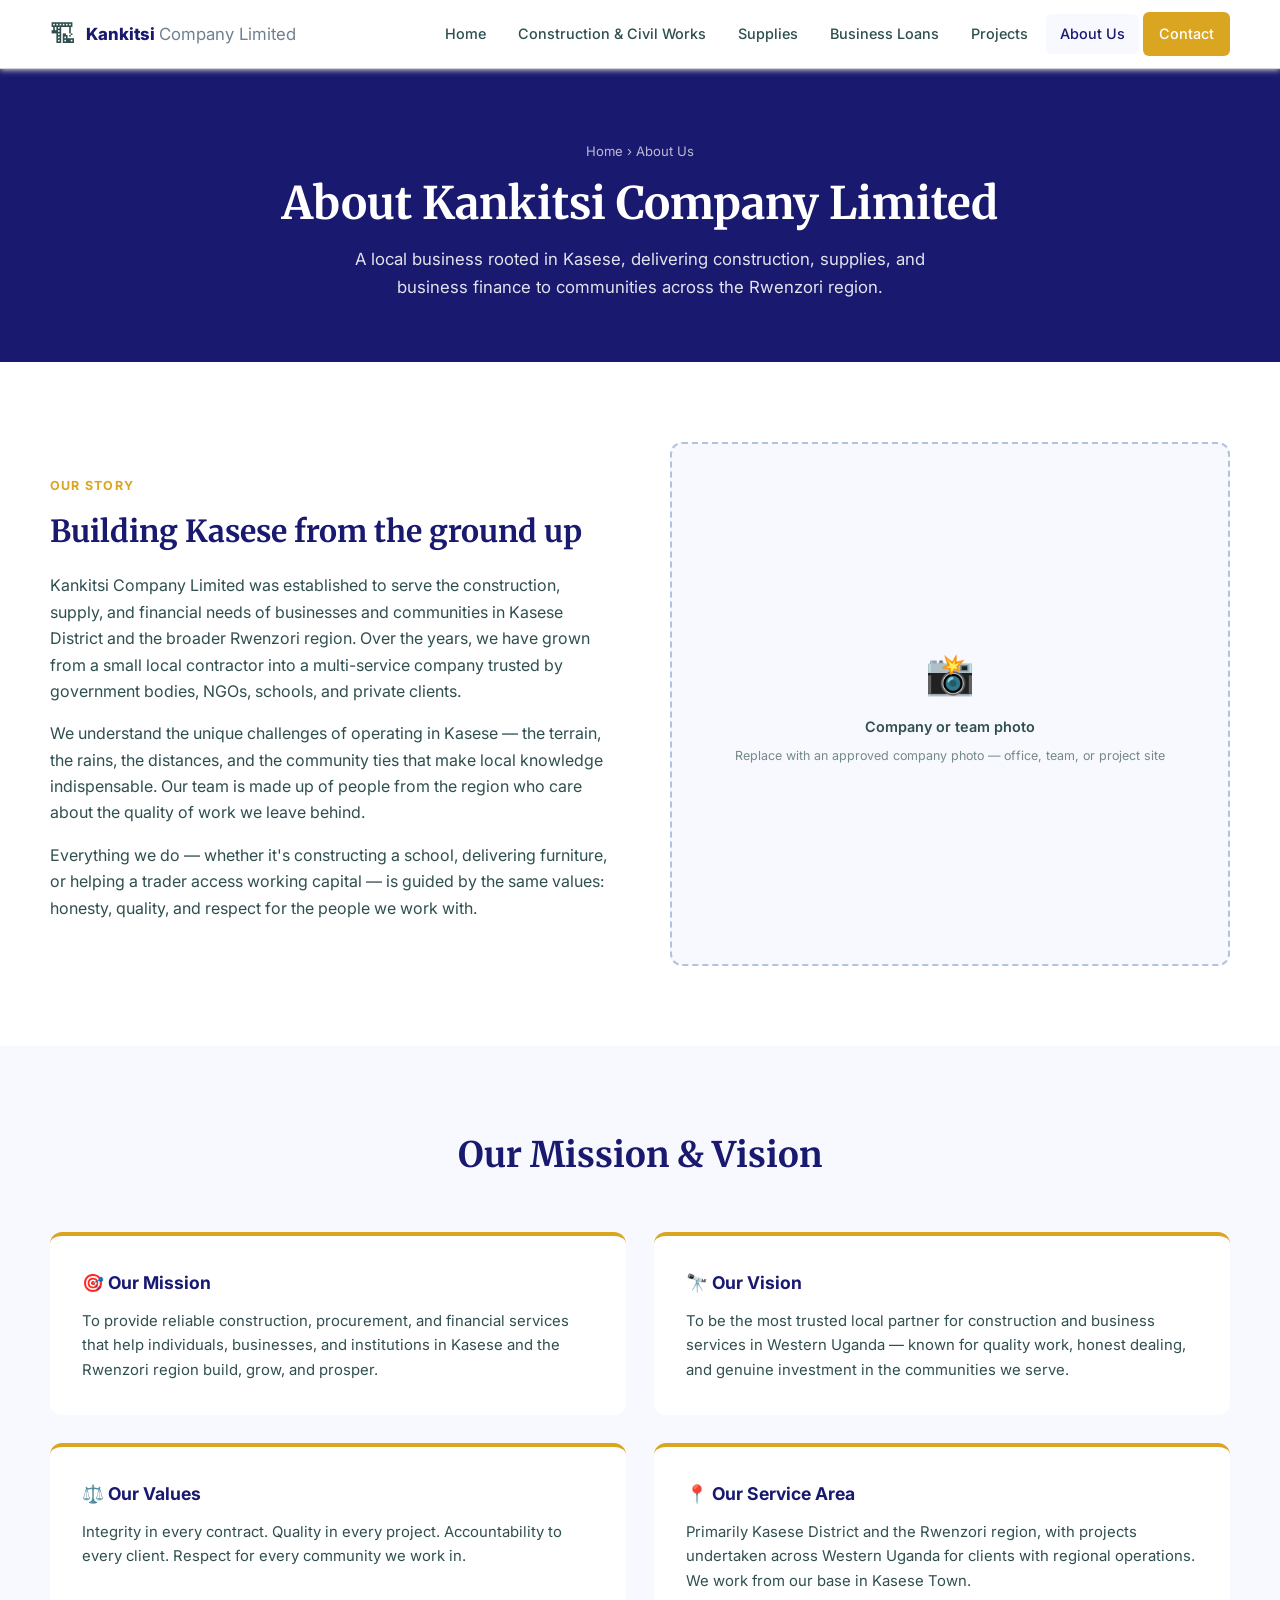
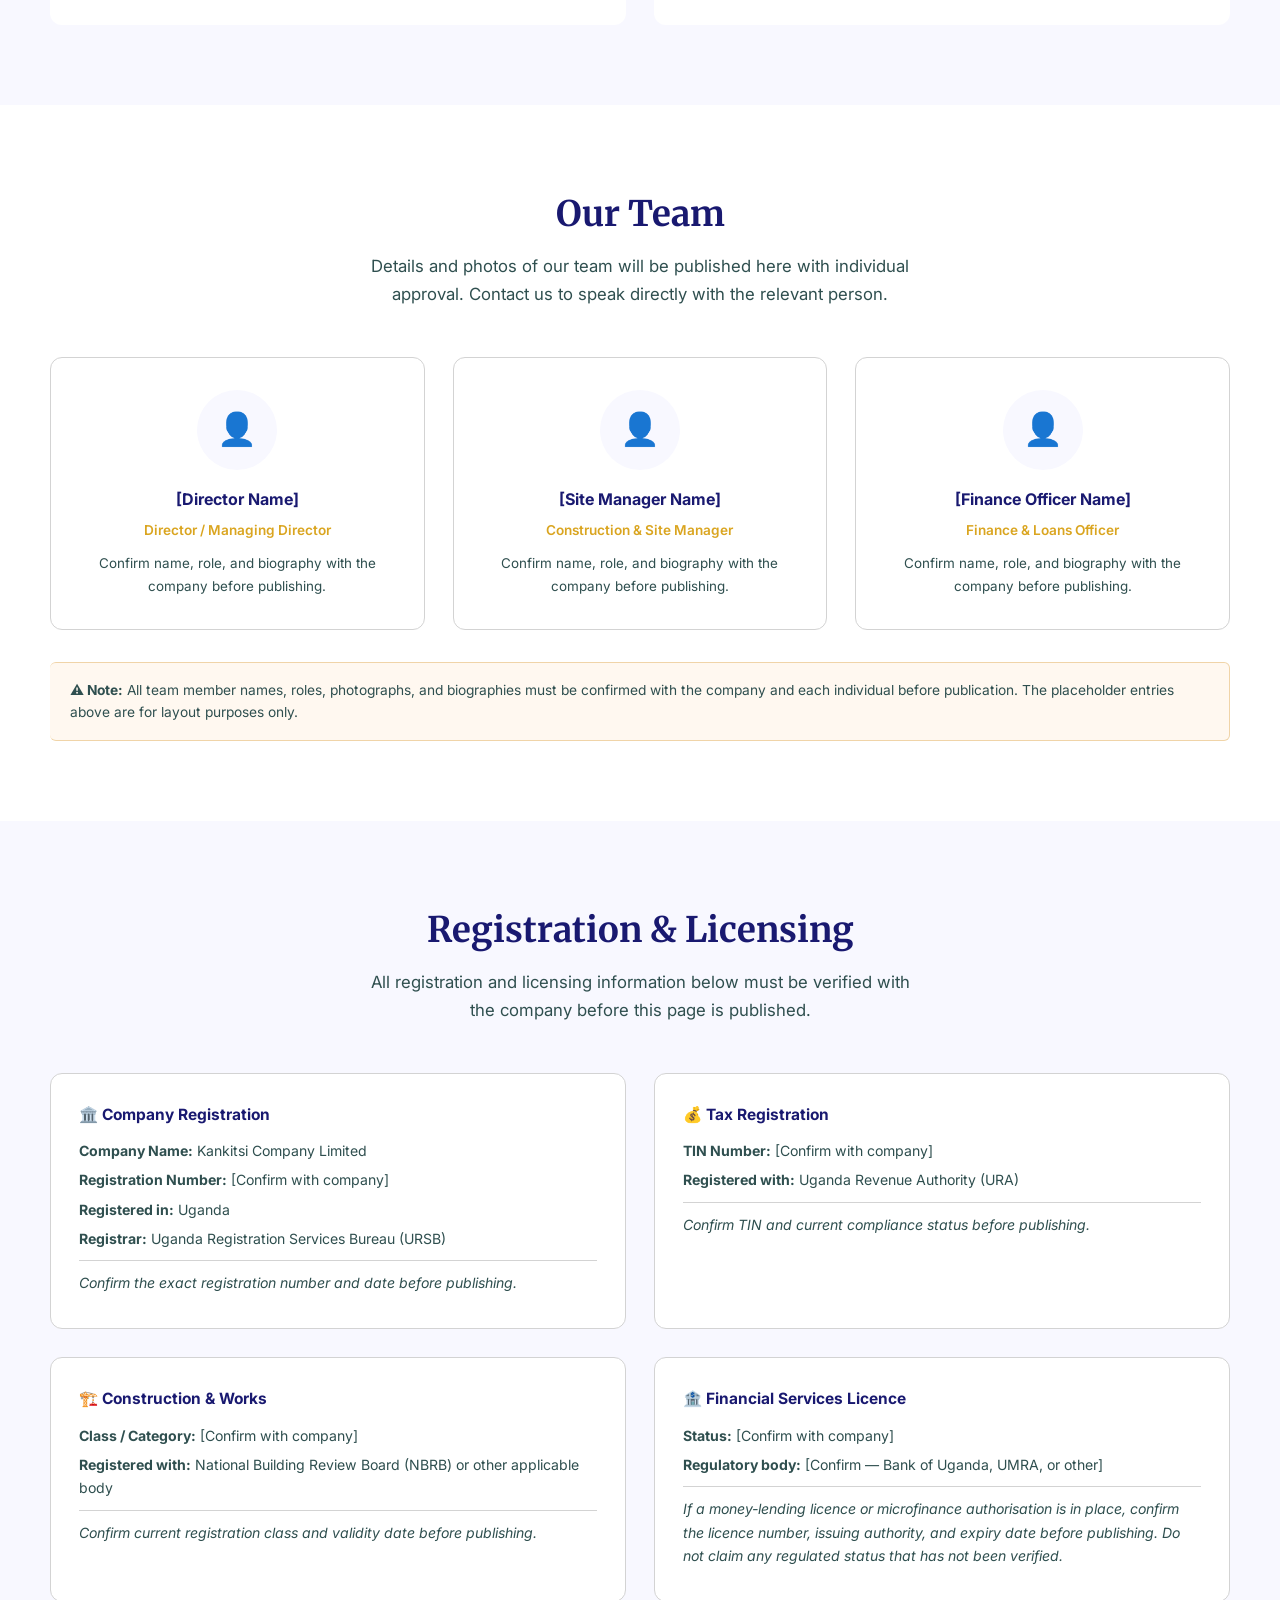
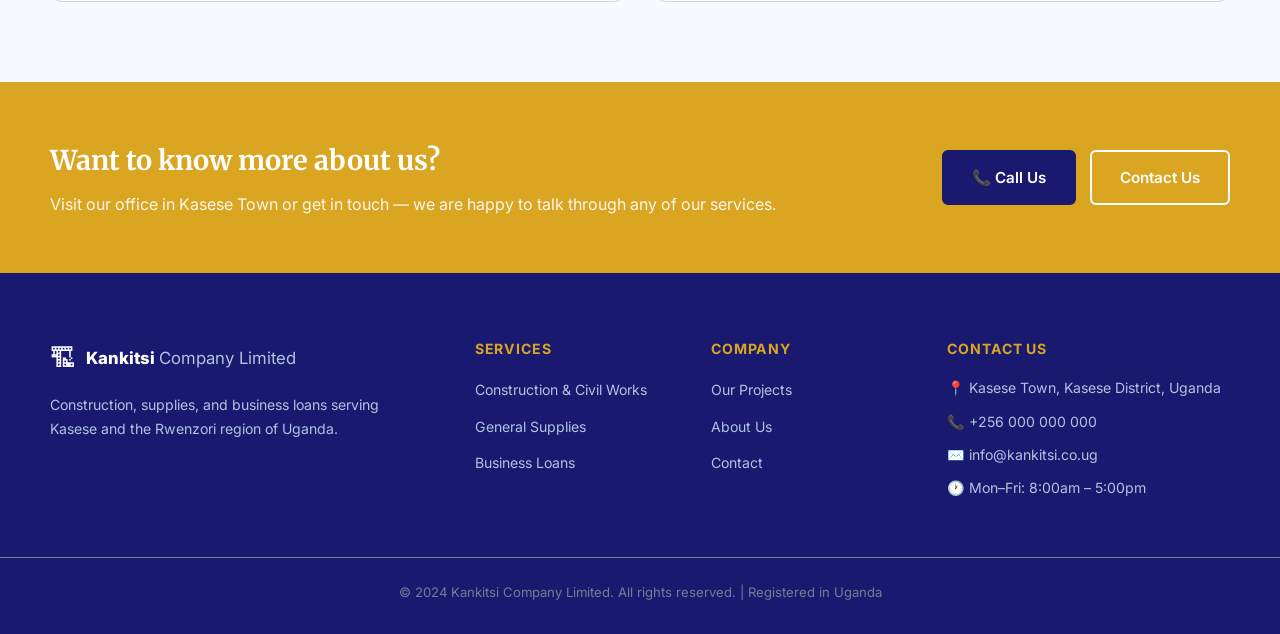
<file: about.html>
<!DOCTYPE html>
<html lang="en">
<head>
  <meta charset="UTF-8" />
  <meta name="viewport" content="width=device-width, initial-scale=1.0" />
  <title>About Us – Kankitsi Company Limited</title>
  <meta name="description" content="Learn about Kankitsi Company Limited — a Kasese-based company providing construction, civil works, general supplies, and business loans in Uganda." />
  <link rel="stylesheet" href="css/style.css" />
  <link rel="preconnect" href="https://fonts.googleapis.com" />
  <link href="https://fonts.googleapis.com/css2?family=Inter:wght@400;500;600;700;800&family=Merriweather:wght@700&display=swap" rel="stylesheet" />
</head>
<body>

  <!-- HEADER -->
  <header class="site-header">
    <div class="container nav-wrap">
      <a href="index.html" class="logo">
        <span class="logo-icon">🏗</span>
        <span class="logo-text">Kankitsi <span class="logo-thin">Company Limited</span></span>
      </a>
      <button class="nav-toggle" aria-label="Open menu">
        <span></span><span></span><span></span>
      </button>
      <nav class="main-nav" id="main-nav">
        <ul>
          <li><a href="index.html">Home</a></li>
          <li><a href="construction.html">Construction &amp; Civil Works</a></li>
          <li><a href="supplies.html">Supplies</a></li>
          <li><a href="loans.html">Business Loans</a></li>
          <li><a href="projects.html">Projects</a></li>
          <li><a href="about.html" class="active">About Us</a></li>
          <li><a href="contact.html" class="btn btn-nav">Contact</a></li>
        </ul>
      </nav>
    </div>
  </header>

  <!-- PAGE HERO -->
  <section class="page-hero">
    <div class="container">
      <p class="breadcrumb"><a href="index.html">Home</a> › About Us</p>
      <h1>About Kankitsi Company Limited</h1>
      <p>A local business rooted in Kasese, delivering construction, supplies, and business finance to communities across the Rwenzori region.</p>
    </div>
  </section>

  <!-- COMPANY INTRO -->
  <section class="section about-intro">
    <div class="container about-intro-grid">
      <div class="about-intro-text">
        <span class="section-label">Our Story</span>
        <h2>Building Kasese from the ground up</h2>
        <p>Kankitsi Company Limited was established to serve the construction, supply, and financial needs of businesses and communities in Kasese District and the broader Rwenzori region. Over the years, we have grown from a small local contractor into a multi-service company trusted by government bodies, NGOs, schools, and private clients.</p>
        <p>We understand the unique challenges of operating in Kasese — the terrain, the rains, the distances, and the community ties that make local knowledge indispensable. Our team is made up of people from the region who care about the quality of work we leave behind.</p>
        <p>Everything we do — whether it's constructing a school, delivering furniture, or helping a trader access working capital — is guided by the same values: honesty, quality, and respect for the people we work with.</p>
      </div>
      <div class="image-placeholder tall">
        <span>📸</span>
        <p>Company or team photo</p>
        <small>Replace with an approved company photo — office, team, or project site</small>
      </div>
    </div>
  </section>

  <!-- MISSION & VISION -->
  <section class="section mission-vision">
    <div class="container">
      <div class="section-header">
        <h2>Our Mission &amp; Vision</h2>
      </div>
      <div class="mv-grid">
        <div class="mv-card">
          <h3>🎯 Our Mission</h3>
          <p>To provide reliable construction, procurement, and financial services that help individuals, businesses, and institutions in Kasese and the Rwenzori region build, grow, and prosper.</p>
        </div>
        <div class="mv-card">
          <h3>🔭 Our Vision</h3>
          <p>To be the most trusted local partner for construction and business services in Western Uganda — known for quality work, honest dealing, and genuine investment in the communities we serve.</p>
        </div>
        <div class="mv-card">
          <h3>⚖️ Our Values</h3>
          <p>Integrity in every contract. Quality in every project. Accountability to every client. Respect for every community we work in.</p>
        </div>
        <div class="mv-card">
          <h3>📍 Our Service Area</h3>
          <p>Primarily Kasese District and the Rwenzori region, with projects undertaken across Western Uganda for clients with regional operations. We work from our base in Kasese Town.</p>
        </div>
      </div>
    </div>
  </section>

  <!-- TEAM -->
  <section class="section team-section">
    <div class="container">
      <div class="section-header">
        <h2>Our Team</h2>
        <p>Details and photos of our team will be published here with individual approval. Contact us to speak directly with the relevant person.</p>
      </div>
      <div class="team-grid">
        <div class="team-card">
          <div class="team-avatar">👤</div>
          <h4>[Director Name]</h4>
          <span>Director / Managing Director</span>
          <p>Confirm name, role, and biography with the company before publishing.</p>
        </div>
        <div class="team-card">
          <div class="team-avatar">👤</div>
          <h4>[Site Manager Name]</h4>
          <span>Construction &amp; Site Manager</span>
          <p>Confirm name, role, and biography with the company before publishing.</p>
        </div>
        <div class="team-card">
          <div class="team-avatar">👤</div>
          <h4>[Finance Officer Name]</h4>
          <span>Finance &amp; Loans Officer</span>
          <p>Confirm name, role, and biography with the company before publishing.</p>
        </div>
      </div>
      <div style="background:#fff8f0; border:1px solid #f0d4a8; border-left:4px solid var(--clr-accent); border-radius:6px; padding:16px 20px; margin-top:32px;">
        <p style="font-size:.86rem; color:var(--clr-mid);">
          <strong>⚠️ Note:</strong> All team member names, roles, photographs, and biographies must be confirmed with the company and each individual before publication. The placeholder entries above are for layout purposes only.
        </p>
      </div>
    </div>
  </section>

  <!-- REGISTRATION -->
  <section class="section registration-section">
    <div class="container">
      <div class="section-header">
        <h2>Registration &amp; Licensing</h2>
        <p>All registration and licensing information below must be verified with the company before this page is published.</p>
      </div>
      <div class="reg-grid">
        <div class="reg-card">
          <h4>🏛️ Company Registration</h4>
          <p><strong>Company Name:</strong> Kankitsi Company Limited</p>
          <p><strong>Registration Number:</strong> [Confirm with company]</p>
          <p><strong>Registered in:</strong> Uganda</p>
          <p><strong>Registrar:</strong> Uganda Registration Services Bureau (URSB)</p>
          <p class="reg-note">Confirm the exact registration number and date before publishing.</p>
        </div>
        <div class="reg-card">
          <h4>💰 Tax Registration</h4>
          <p><strong>TIN Number:</strong> [Confirm with company]</p>
          <p><strong>Registered with:</strong> Uganda Revenue Authority (URA)</p>
          <p class="reg-note">Confirm TIN and current compliance status before publishing.</p>
        </div>
        <div class="reg-card">
          <h4>🏗️ Construction &amp; Works</h4>
          <p><strong>Class / Category:</strong> [Confirm with company]</p>
          <p><strong>Registered with:</strong> National Building Review Board (NBRB) or other applicable body</p>
          <p class="reg-note">Confirm current registration class and validity date before publishing.</p>
        </div>
        <div class="reg-card">
          <h4>🏦 Financial Services Licence</h4>
          <p><strong>Status:</strong> [Confirm with company]</p>
          <p><strong>Regulatory body:</strong> [Confirm — Bank of Uganda, UMRA, or other]</p>
          <p class="reg-note">If a money-lending licence or microfinance authorisation is in place, confirm the licence number, issuing authority, and expiry date before publishing. Do not claim any regulated status that has not been verified.</p>
        </div>
      </div>
    </div>
  </section>

  <!-- CTA -->
  <section class="contact-strip">
    <div class="container contact-strip-inner">
      <div class="contact-strip-text">
        <h2>Want to know more about us?</h2>
        <p>Visit our office in Kasese Town or get in touch — we are happy to talk through any of our services.</p>
      </div>
      <div class="contact-strip-actions">
        <a href="tel:+256000000000" class="btn btn-primary">📞 Call Us</a>
        <a href="contact.html" class="btn btn-outline-light">Contact Us</a>
      </div>
    </div>
  </section>

  <!-- FOOTER -->
  <footer class="site-footer">
    <div class="container footer-grid">
      <div class="footer-brand">
        <a href="index.html" class="logo footer-logo">
          <span class="logo-icon">🏗</span>
          <span class="logo-text">Kankitsi <span class="logo-thin">Company Limited</span></span>
        </a>
        <p>Construction, supplies, and business loans serving Kasese and the Rwenzori region of Uganda.</p>
      </div>
      <div class="footer-links">
        <h4>Services</h4>
        <ul>
          <li><a href="construction.html">Construction &amp; Civil Works</a></li>
          <li><a href="supplies.html">General Supplies</a></li>
          <li><a href="loans.html">Business Loans</a></li>
        </ul>
      </div>
      <div class="footer-links">
        <h4>Company</h4>
        <ul>
          <li><a href="projects.html">Our Projects</a></li>
          <li><a href="about.html">About Us</a></li>
          <li><a href="contact.html">Contact</a></li>
        </ul>
      </div>
      <div class="footer-contact">
        <h4>Contact Us</h4>
        <p>📍 Kasese Town, Kasese District, Uganda</p>
        <p>📞 <a href="tel:+256000000000">+256 000 000 000</a></p>
        <p>✉️ <a href="mailto:info@kankitsi.co.ug">info@kankitsi.co.ug</a></p>
        <p>🕐 Mon–Fri: 8:00am – 5:00pm</p>
      </div>
    </div>
    <div class="footer-bottom">
      <div class="container">
        <p>© 2024 Kankitsi Company Limited. All rights reserved. | Registered in Uganda</p>
      </div>
    </div>
  </footer>

</body>
</html>
</file>
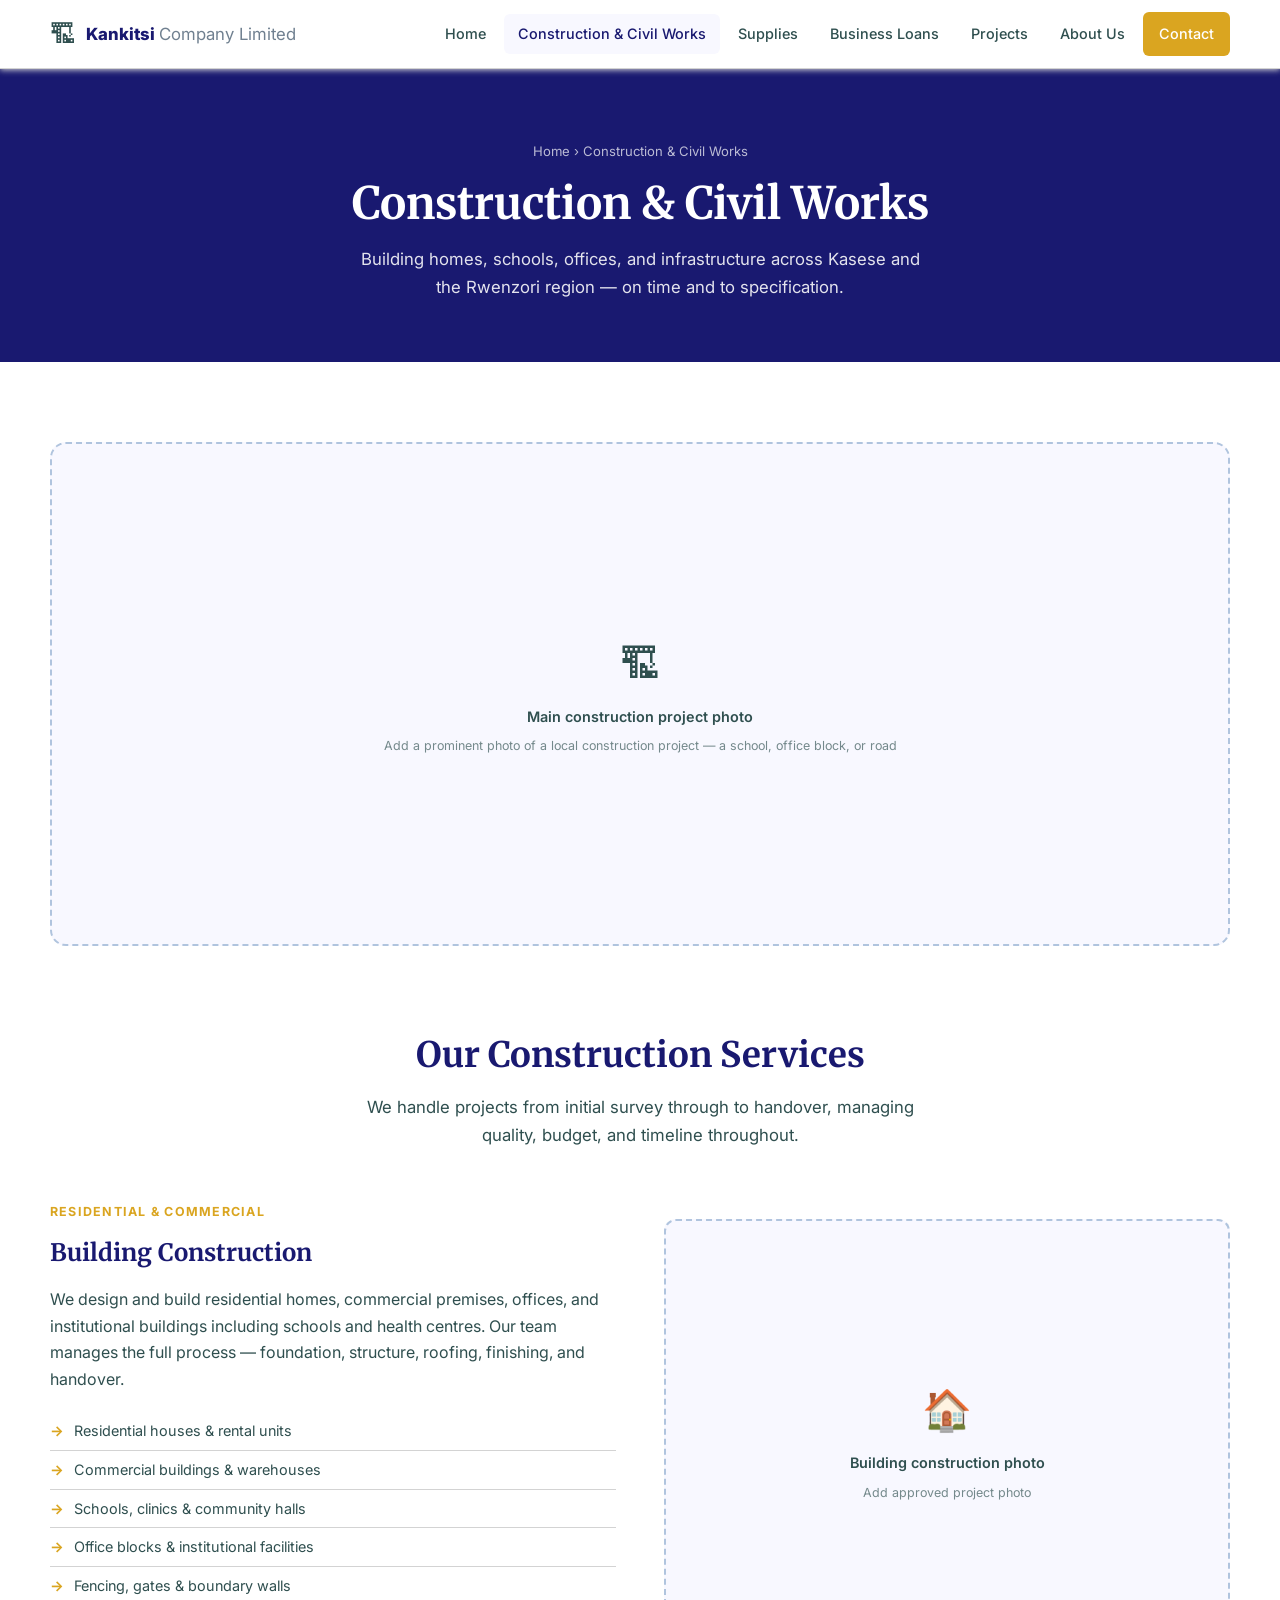
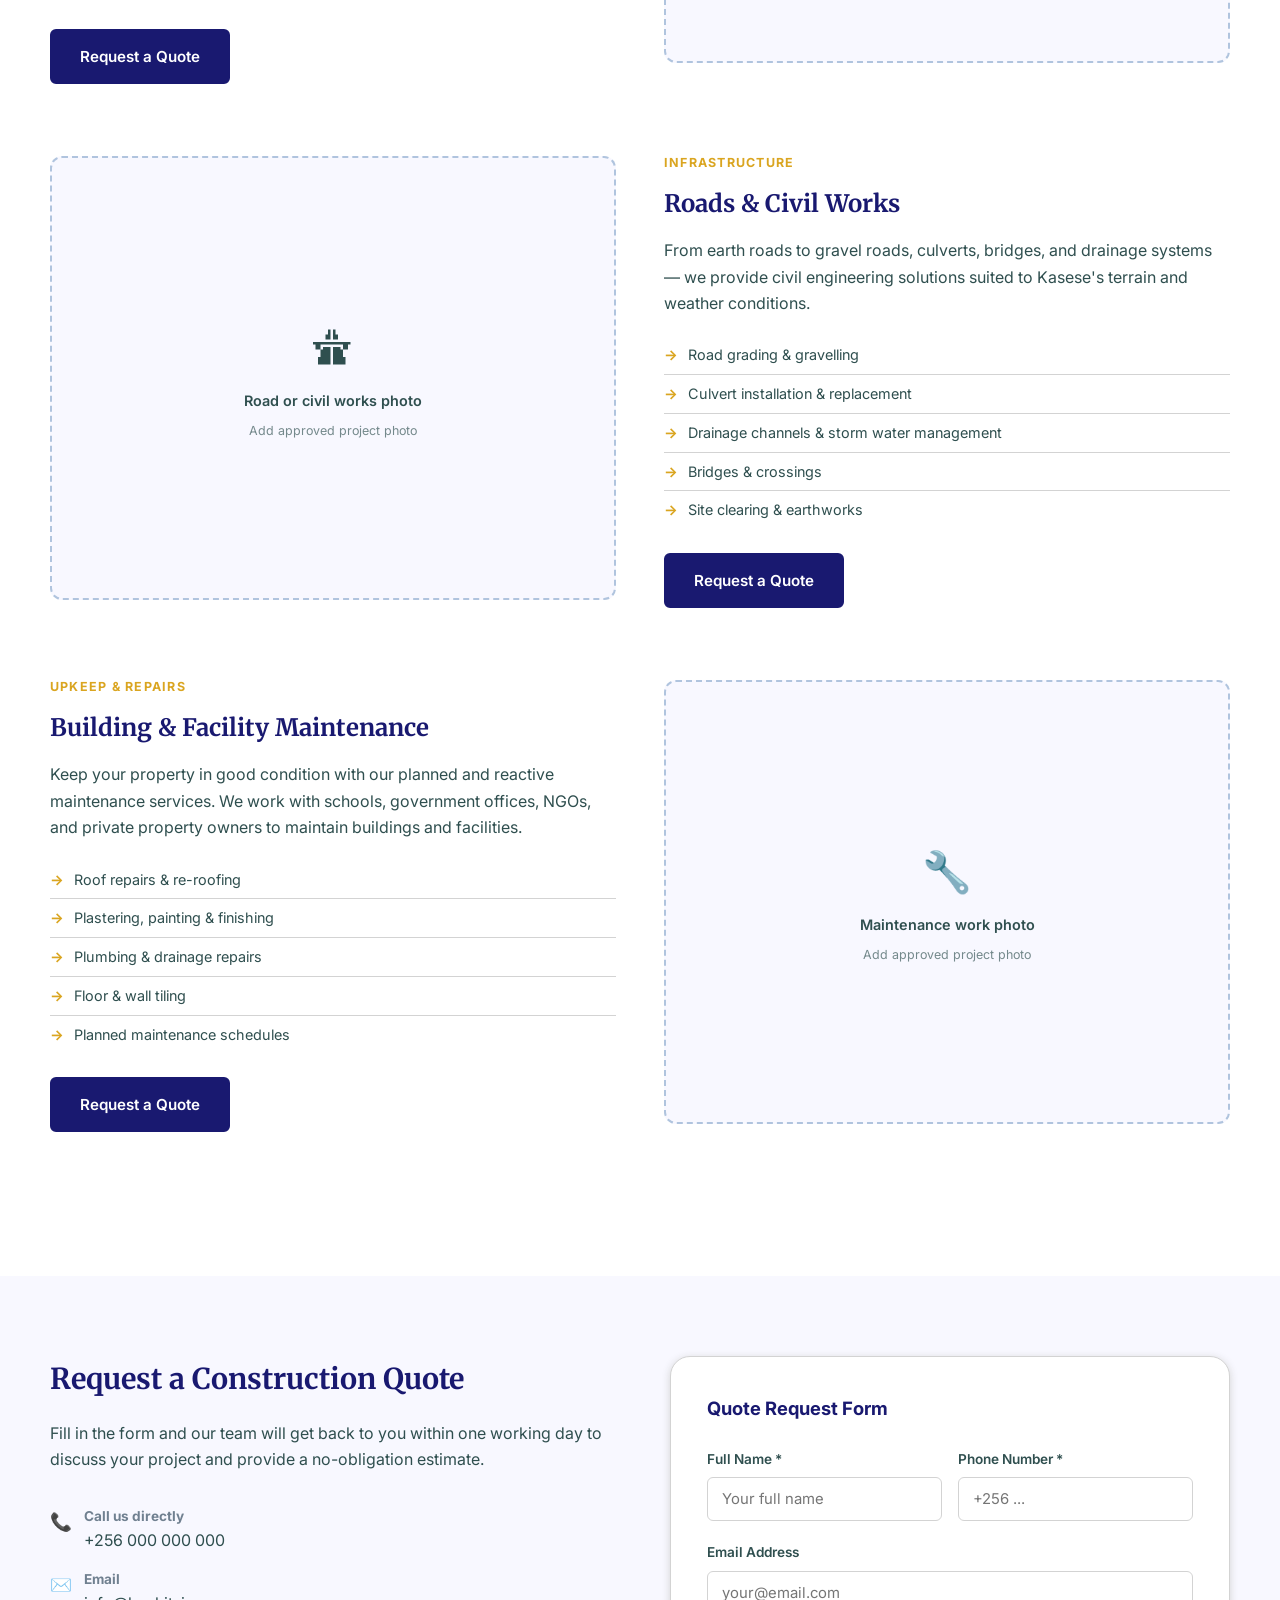
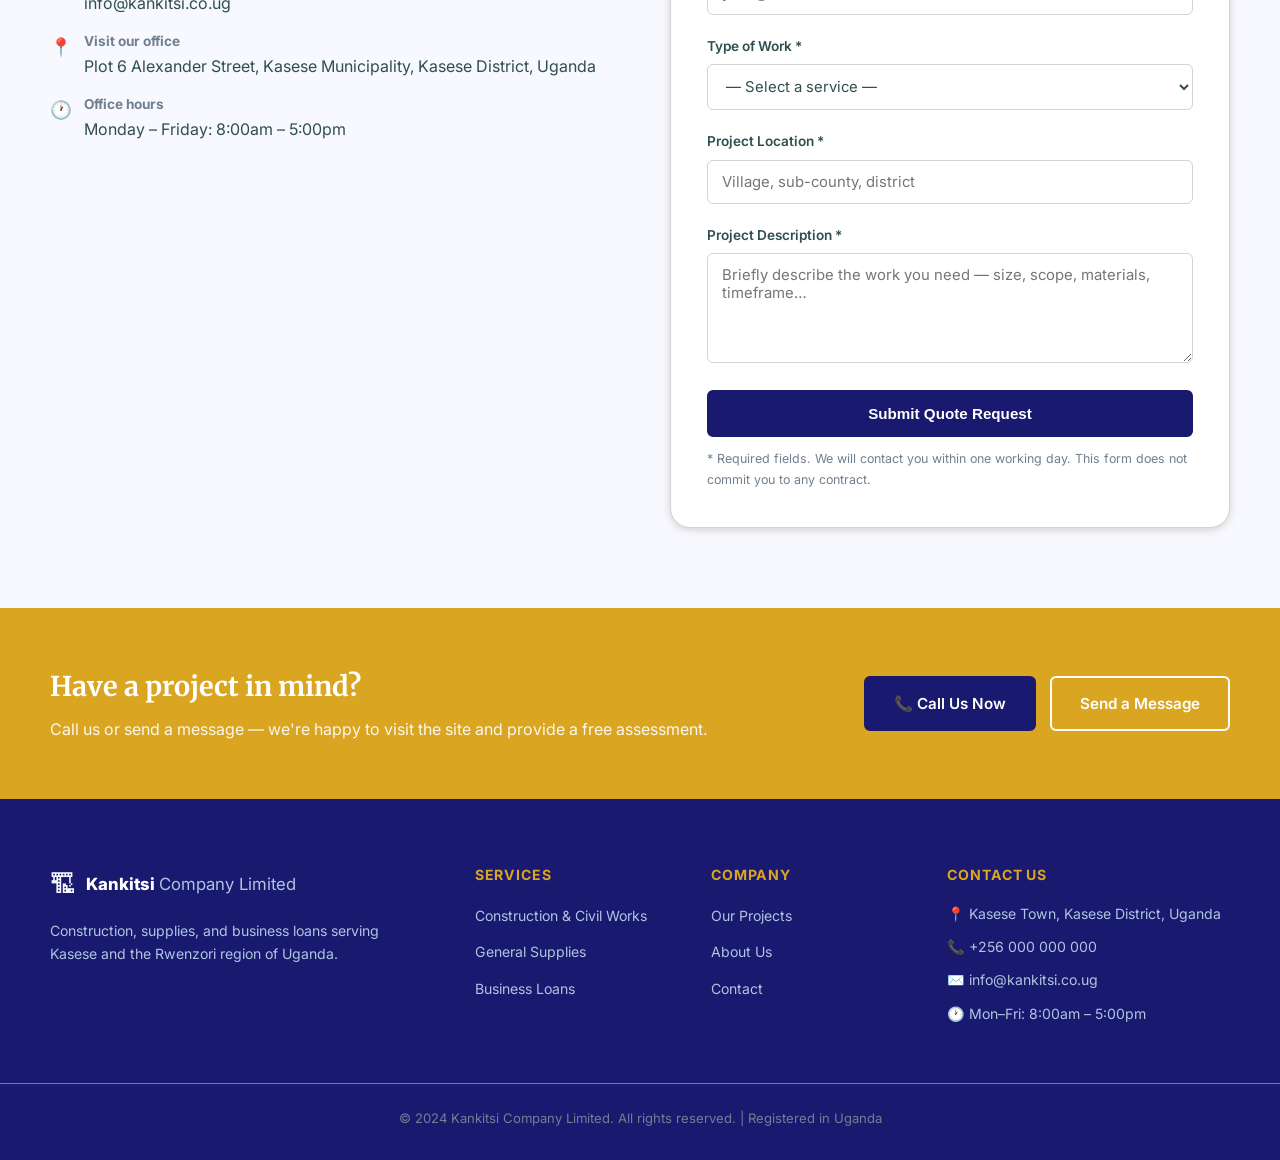
<file: construction.html>
<!DOCTYPE html>
<html lang="en">
<head>
  <meta charset="UTF-8" />
  <meta name="viewport" content="width=device-width, initial-scale=1.0" />
  <title>Construction &amp; Civil Works – Kankitsi Company Limited</title>
  <meta name="description" content="Kankitsi Company Limited offers professional construction and civil works services in Kasese, Uganda — buildings, roads, drainage, and facility maintenance." />
  <link rel="stylesheet" href="css/style.css" />
  <link rel="preconnect" href="https://fonts.googleapis.com" />
  <link href="https://fonts.googleapis.com/css2?family=Inter:wght@400;500;600;700;800&family=Merriweather:wght@700&display=swap" rel="stylesheet" />
</head>
<body>

  <!-- HEADER -->
  <header class="site-header">
    <div class="container nav-wrap">
      <a href="index.html" class="logo">
        <span class="logo-icon">🏗</span>
        <span class="logo-text">Kankitsi <span class="logo-thin">Company Limited</span></span>
      </a>
      <button class="nav-toggle" aria-label="Open menu">
        <span></span><span></span><span></span>
      </button>
      <nav class="main-nav" id="main-nav">
        <ul>
          <li><a href="index.html">Home</a></li>
          <li><a href="construction.html" class="active">Construction &amp; Civil Works</a></li>
          <li><a href="supplies.html">Supplies</a></li>
          <li><a href="loans.html">Business Loans</a></li>
          <li><a href="projects.html">Projects</a></li>
          <li><a href="about.html">About Us</a></li>
          <li><a href="contact.html" class="btn btn-nav">Contact</a></li>
        </ul>
      </nav>
    </div>
  </header>

  <!-- PAGE HERO -->
  <section class="page-hero">
    <div class="container">
      <p class="breadcrumb"><a href="index.html">Home</a> › Construction &amp; Civil Works</p>
      <h1>Construction &amp; Civil Works</h1>
      <p>Building homes, schools, offices, and infrastructure across Kasese and the Rwenzori region — on time and to specification.</p>
    </div>
  </section>

  <!-- INTRO IMAGE -->
  <section class="section" style="padding-bottom: 0;">
    <div class="container">
      <div class="image-placeholder hero-ph" style="min-height:420px; border-radius: 16px;">
        <span>🏗</span>
        <p>Main construction project photo</p>
        <small>Add a prominent photo of a local construction project — a school, office block, or road</small>
      </div>
    </div>
  </section>

  <!-- SERVICES DETAIL -->
  <section class="section">
    <div class="container">
      <div class="section-header">
        <h2>Our Construction Services</h2>
        <p>We handle projects from initial survey through to handover, managing quality, budget, and timeline throughout.</p>
      </div>

      <!-- Service 1 -->
      <div class="services-detail-grid">
        <div class="service-detail-text">
          <span class="section-label">Residential &amp; Commercial</span>
          <h3>Building Construction</h3>
          <p>We design and build residential homes, commercial premises, offices, and institutional buildings including schools and health centres. Our team manages the full process — foundation, structure, roofing, finishing, and handover.</p>
          <ul>
            <li>Residential houses &amp; rental units</li>
            <li>Commercial buildings &amp; warehouses</li>
            <li>Schools, clinics &amp; community halls</li>
            <li>Office blocks &amp; institutional facilities</li>
            <li>Fencing, gates &amp; boundary walls</li>
          </ul>
          <a href="#quote-form" class="btn btn-primary">Request a Quote</a>
        </div>
        <div class="image-placeholder large">
          <span>🏠</span>
          <p>Building construction photo</p>
          <small>Add approved project photo</small>
        </div>
      </div>

      <!-- Service 2 -->
      <div class="services-detail-grid reverse">
        <div class="service-detail-text">
          <span class="section-label">Infrastructure</span>
          <h3>Roads &amp; Civil Works</h3>
          <p>From earth roads to gravel roads, culverts, bridges, and drainage systems — we provide civil engineering solutions suited to Kasese's terrain and weather conditions.</p>
          <ul>
            <li>Road grading &amp; gravelling</li>
            <li>Culvert installation &amp; replacement</li>
            <li>Drainage channels &amp; storm water management</li>
            <li>Bridges &amp; crossings</li>
            <li>Site clearing &amp; earthworks</li>
          </ul>
          <a href="#quote-form" class="btn btn-primary">Request a Quote</a>
        </div>
        <div class="image-placeholder large">
          <span>🛣</span>
          <p>Road or civil works photo</p>
          <small>Add approved project photo</small>
        </div>
      </div>

      <!-- Service 3 -->
      <div class="services-detail-grid">
        <div class="service-detail-text">
          <span class="section-label">Upkeep &amp; Repairs</span>
          <h3>Building &amp; Facility Maintenance</h3>
          <p>Keep your property in good condition with our planned and reactive maintenance services. We work with schools, government offices, NGOs, and private property owners to maintain buildings and facilities.</p>
          <ul>
            <li>Roof repairs &amp; re-roofing</li>
            <li>Plastering, painting &amp; finishing</li>
            <li>Plumbing &amp; drainage repairs</li>
            <li>Floor &amp; wall tiling</li>
            <li>Planned maintenance schedules</li>
          </ul>
          <a href="#quote-form" class="btn btn-primary">Request a Quote</a>
        </div>
        <div class="image-placeholder large">
          <span>🔧</span>
          <p>Maintenance work photo</p>
          <small>Add approved project photo</small>
        </div>
      </div>

    </div>
  </section>

  <!-- QUOTE FORM -->
  <section class="section quote-section" id="quote-form">
    <div class="container">
      <div class="quote-form-wrap">
        <div class="quote-form-intro">
          <h2>Request a Construction Quote</h2>
          <p>Fill in the form and our team will get back to you within one working day to discuss your project and provide a no-obligation estimate.</p>
          <div class="contact-info-list">
            <div class="contact-info-item">
              <span class="icon">📞</span>
              <div>
                <strong>Call us directly</strong>
                <span><a href="tel:+256000000000">+256 000 000 000</a></span>
              </div>
            </div>
            <div class="contact-info-item">
              <span class="icon">✉️</span>
              <div>
                <strong>Email</strong>
                <span><a href="mailto:info@kankitsi.co.ug">info@kankitsi.co.ug</a></span>
              </div>
            </div>
            <div class="contact-info-item">
              <span class="icon">📍</span>
              <div>
                <strong>Visit our office</strong>
                <span>Plot 6 Alexander Street, Kasese Municipality, Kasese District, Uganda</span>
              </div>
            </div>
            <div class="contact-info-item">
              <span class="icon">🕐</span>
              <div>
                <strong>Office hours</strong>
                <span>Monday – Friday: 8:00am – 5:00pm</span>
              </div>
            </div>
          </div>
        </div>

        <div class="form-card">
          <h3>Quote Request Form</h3>
          <form action="contact.html" method="get">
            <div class="form-row">
              <div class="form-group">
                <label for="q-name">Full Name *</label>
                <input type="text" id="q-name" name="name" placeholder="Your full name" required />
              </div>
              <div class="form-group">
                <label for="q-phone">Phone Number *</label>
                <input type="tel" id="q-phone" name="phone" placeholder="+256 ..." required />
              </div>
            </div>
            <div class="form-group">
              <label for="q-email">Email Address</label>
              <input type="email" id="q-email" name="email" placeholder="your@email.com" />
            </div>
            <div class="form-group">
              <label for="q-service">Type of Work *</label>
              <select id="q-service" name="service" required>
                <option value="">— Select a service —</option>
                <option>Residential building</option>
                <option>Commercial building</option>
                <option>School / institutional building</option>
                <option>Road construction or rehabilitation</option>
                <option>Drainage &amp; civil works</option>
                <option>Renovation &amp; maintenance</option>
                <option>Other</option>
              </select>
            </div>
            <div class="form-group">
              <label for="q-location">Project Location *</label>
              <input type="text" id="q-location" name="location" placeholder="Village, sub-county, district" required />
            </div>
            <div class="form-group">
              <label for="q-desc">Project Description *</label>
              <textarea id="q-desc" name="description" placeholder="Briefly describe the work you need — size, scope, materials, timeframe…" required></textarea>
            </div>
            <button type="submit" class="btn btn-primary" style="width:100%;">Submit Quote Request</button>
            <p class="form-note">* Required fields. We will contact you within one working day. This form does not commit you to any contract.</p>
          </form>
        </div>
      </div>
    </div>
  </section>

  <!-- CONTACT STRIP -->
  <section class="contact-strip">
    <div class="container contact-strip-inner">
      <div class="contact-strip-text">
        <h2>Have a project in mind?</h2>
        <p>Call us or send a message — we're happy to visit the site and provide a free assessment.</p>
      </div>
      <div class="contact-strip-actions">
        <a href="tel:+256000000000" class="btn btn-primary">📞 Call Us Now</a>
        <a href="contact.html" class="btn btn-outline-light">Send a Message</a>
      </div>
    </div>
  </section>

  <!-- FOOTER -->
  <footer class="site-footer">
    <div class="container footer-grid">
      <div class="footer-brand">
        <a href="index.html" class="logo footer-logo">
          <span class="logo-icon">🏗</span>
          <span class="logo-text">Kankitsi <span class="logo-thin">Company Limited</span></span>
        </a>
        <p>Construction, supplies, and business loans serving Kasese and the Rwenzori region of Uganda.</p>
      </div>
      <div class="footer-links">
        <h4>Services</h4>
        <ul>
          <li><a href="construction.html">Construction &amp; Civil Works</a></li>
          <li><a href="supplies.html">General Supplies</a></li>
          <li><a href="loans.html">Business Loans</a></li>
        </ul>
      </div>
      <div class="footer-links">
        <h4>Company</h4>
        <ul>
          <li><a href="projects.html">Our Projects</a></li>
          <li><a href="about.html">About Us</a></li>
          <li><a href="contact.html">Contact</a></li>
        </ul>
      </div>
      <div class="footer-contact">
        <h4>Contact Us</h4>
        <p>📍 Kasese Town, Kasese District, Uganda</p>
        <p>📞 <a href="tel:+256000000000">+256 000 000 000</a></p>
        <p>✉️ <a href="mailto:info@kankitsi.co.ug">info@kankitsi.co.ug</a></p>
        <p>🕐 Mon–Fri: 8:00am – 5:00pm</p>
      </div>
    </div>
    <div class="footer-bottom">
      <div class="container">
        <p>© 2024 Kankitsi Company Limited. All rights reserved. | Registered in Uganda</p>
      </div>
    </div>
  </footer>

</body>
</html>
</file>
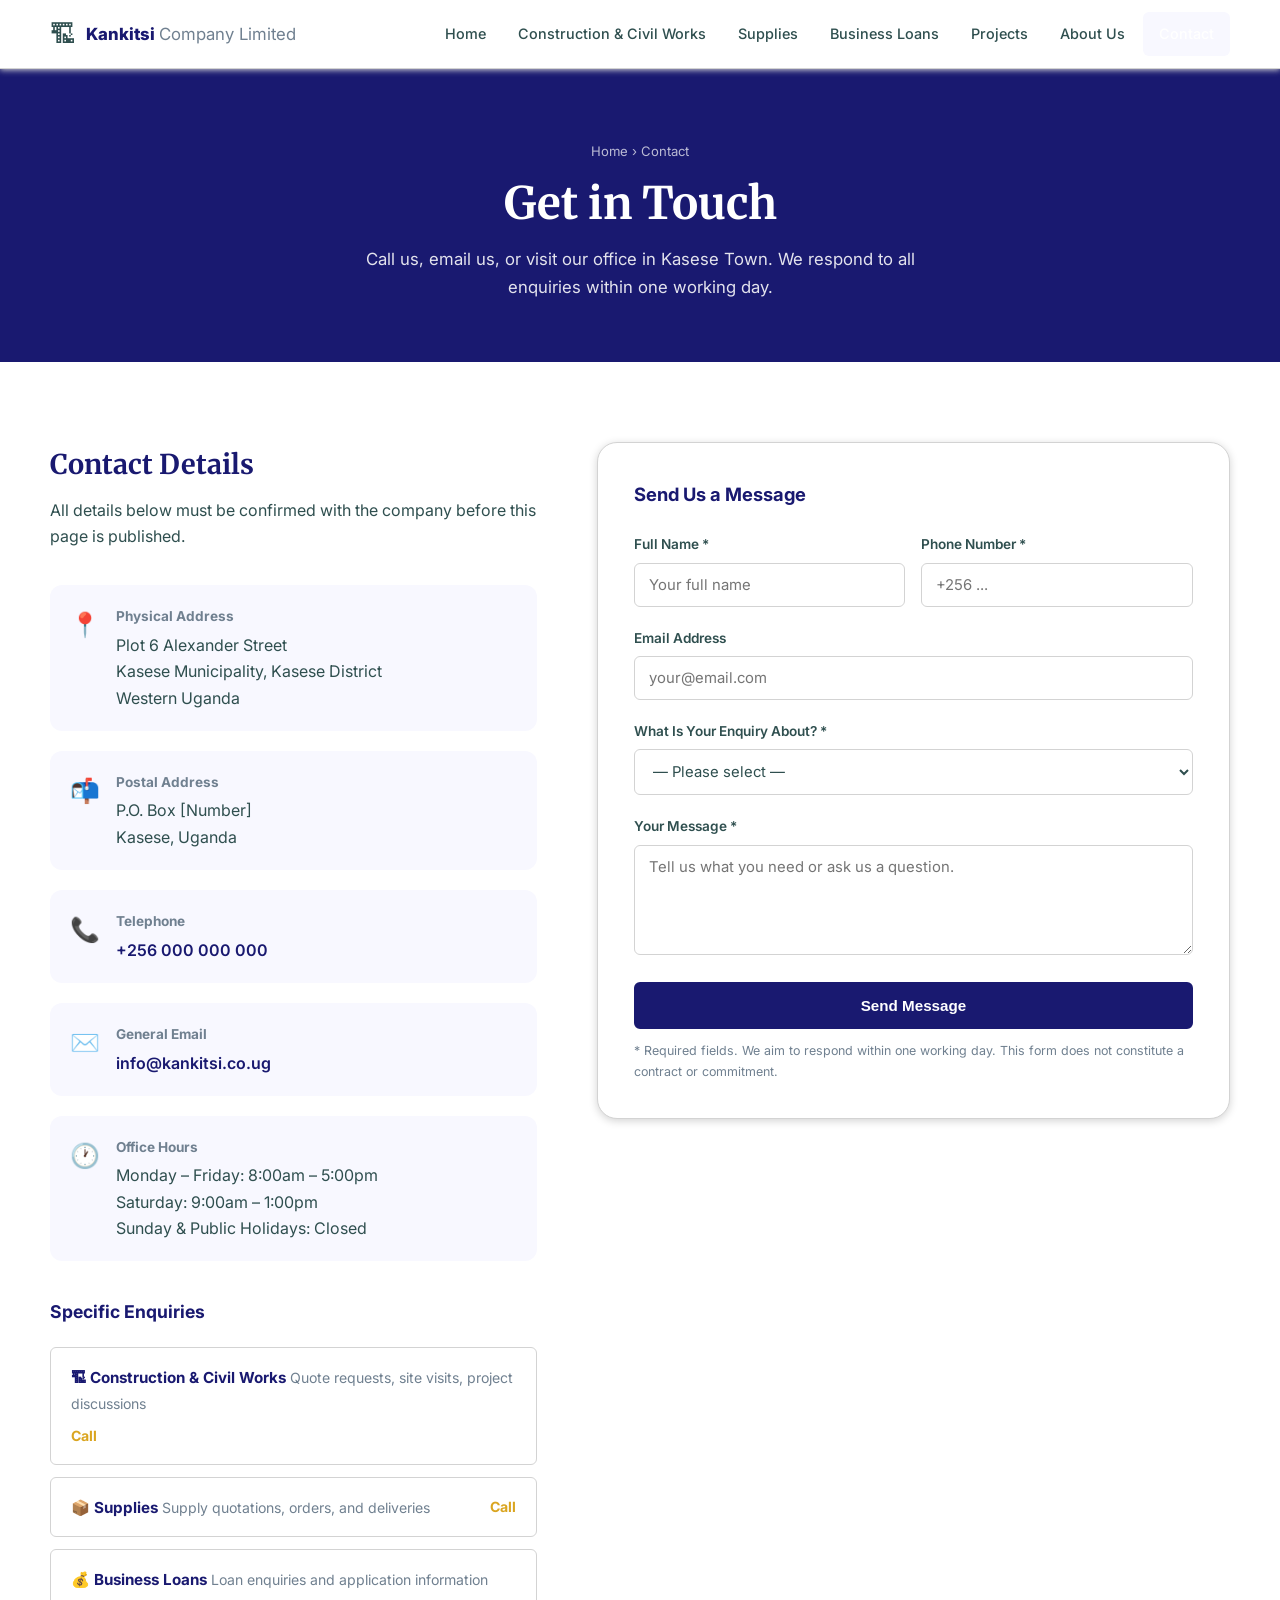
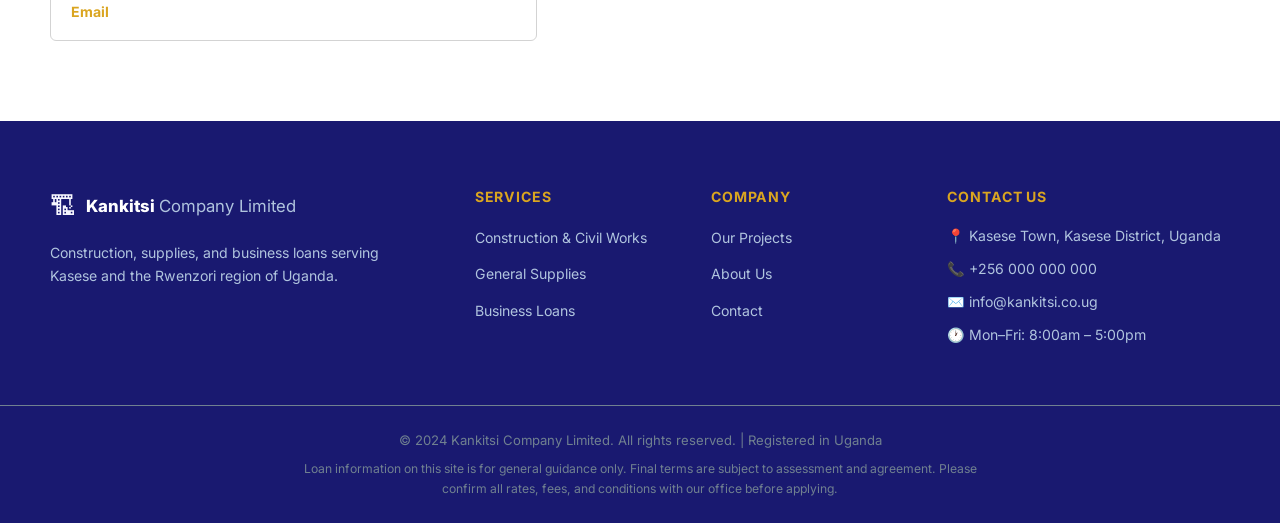
<file: contact.html>
<!DOCTYPE html>
<html lang="en">
<head>
  <meta charset="UTF-8" />
  <meta name="viewport" content="width=device-width, initial-scale=1.0" />
  <title>Contact – Kankitsi Company Limited</title>
  <meta name="description" content="Contact Kankitsi Company Limited in Kasese, Uganda. Enquire about construction, supplies, or business loans." />
  <link rel="stylesheet" href="css/style.css" />
  <link rel="preconnect" href="https://fonts.googleapis.com" />
  <link href="https://fonts.googleapis.com/css2?family=Inter:wght@400;500;600;700;800&family=Merriweather:wght@700&display=swap" rel="stylesheet" />
</head>
<body>

  <!-- HEADER -->
  <header class="site-header">
    <div class="container nav-wrap">
      <a href="index.html" class="logo">
        <span class="logo-icon">🏗</span>
        <span class="logo-text">Kankitsi <span class="logo-thin">Company Limited</span></span>
      </a>
      <button class="nav-toggle" aria-label="Open menu">
        <span></span><span></span><span></span>
      </button>
      <nav class="main-nav" id="main-nav">
        <ul>
          <li><a href="index.html">Home</a></li>
          <li><a href="construction.html">Construction &amp; Civil Works</a></li>
          <li><a href="supplies.html">Supplies</a></li>
          <li><a href="loans.html">Business Loans</a></li>
          <li><a href="projects.html">Projects</a></li>
          <li><a href="about.html">About Us</a></li>
          <li><a href="contact.html" class="btn btn-nav active">Contact</a></li>
        </ul>
      </nav>
    </div>
  </header>

  <!-- PAGE HERO -->
  <section class="page-hero">
    <div class="container">
      <p class="breadcrumb"><a href="index.html">Home</a> › Contact</p>
      <h1>Get in Touch</h1>
      <p>Call us, email us, or visit our office in Kasese Town. We respond to all enquiries within one working day.</p>
    </div>
  </section>

  <!-- CONTACT MAIN -->
  <section class="section">
    <div class="container contact-layout">

      <!-- Left: details -->
      <div class="contact-details-block">
        <h2>Contact Details</h2>
        <p>All details below must be confirmed with the company before this page is published.</p>

        <div class="contact-detail-items">
          <div class="contact-detail-item">
            <span class="cd-icon">📍</span>
            <div>
              <strong>Physical Address</strong>
              <span>Plot 6 Alexander Street<br>Kasese Municipality, Kasese District<br>Western Uganda</span>
            </div>
          </div>
          <div class="contact-detail-item">
            <span class="cd-icon">📬</span>
            <div>
              <strong>Postal Address</strong>
              <span>P.O. Box [Number]<br>Kasese, Uganda</span>
            </div>
          </div>
          <div class="contact-detail-item">
            <span class="cd-icon">📞</span>
            <div>
              <strong>Telephone</strong>
              <a href="tel:+256000000000">+256 000 000 000</a>
            </div>
          </div>
          <div class="contact-detail-item">
            <span class="cd-icon">✉️</span>
            <div>
              <strong>General Email</strong>
              <a href="mailto:info@kankitsi.co.ug">info@kankitsi.co.ug</a>
            </div>
          </div>
          <div class="contact-detail-item">
            <span class="cd-icon">🕐</span>
            <div>
              <strong>Office Hours</strong>
              <span>Monday – Friday: 8:00am – 5:00pm<br>Saturday: 9:00am – 1:00pm<br>Sunday &amp; Public Holidays: Closed</span>
            </div>
          </div>
        </div>

        <!-- Department contacts -->
        <div class="contact-depts">
          <h3>Specific Enquiries</h3>
          <div class="dept-cards">
            <div class="dept-card">
              <div>
                <strong>🏗 Construction &amp; Civil Works</strong>
                <span>Quote requests, site visits, project discussions</span>
              </div>
              <a href="tel:+256000000000">Call</a>
            </div>
            <div class="dept-card">
              <div>
                <strong>📦 Supplies</strong>
                <span>Supply quotations, orders, and deliveries</span>
              </div>
              <a href="tel:+256000000000">Call</a>
            </div>
            <div class="dept-card">
              <div>
                <strong>💰 Business Loans</strong>
                <span>Loan enquiries and application information</span>
              </div>
              <a href="mailto:loans@kankitsi.co.ug">Email</a>
            </div>
          </div>
        </div>

      </div>

      <!-- Right: contact form -->
      <div class="form-card" style="align-self: start;">
        <h3>Send Us a Message</h3>
        <form>
          <div class="form-row">
            <div class="form-group">
              <label for="c-name">Full Name *</label>
              <input type="text" id="c-name" name="name" placeholder="Your full name" required />
            </div>
            <div class="form-group">
              <label for="c-phone">Phone Number *</label>
              <input type="tel" id="c-phone" name="phone" placeholder="+256 ..." required />
            </div>
          </div>
          <div class="form-group">
            <label for="c-email">Email Address</label>
            <input type="email" id="c-email" name="email" placeholder="your@email.com" />
          </div>
          <div class="form-group">
            <label for="c-subject">What Is Your Enquiry About? *</label>
            <select id="c-subject" name="subject" required>
              <option value="">— Please select —</option>
              <option>Construction or civil works quote</option>
              <option>Supply quotation</option>
              <option>Business loan enquiry</option>
              <option>Existing project or order</option>
              <option>General enquiry</option>
              <option>Other</option>
            </select>
          </div>
          <div class="form-group">
            <label for="c-message">Your Message *</label>
            <textarea id="c-message" name="message" placeholder="Tell us what you need or ask us a question." required></textarea>
          </div>
          <button type="submit" class="btn btn-primary" style="width:100%;">Send Message</button>
          <p class="form-note">* Required fields. We aim to respond within one working day. This form does not constitute a contract or commitment.</p>
        </form>
      </div>

    </div>
  </section>

  <!-- FOOTER -->
  <footer class="site-footer">
    <div class="container footer-grid">
      <div class="footer-brand">
        <a href="index.html" class="logo footer-logo">
          <span class="logo-icon">🏗</span>
          <span class="logo-text">Kankitsi <span class="logo-thin">Company Limited</span></span>
        </a>
        <p>Construction, supplies, and business loans serving Kasese and the Rwenzori region of Uganda.</p>
      </div>
      <div class="footer-links">
        <h4>Services</h4>
        <ul>
          <li><a href="construction.html">Construction &amp; Civil Works</a></li>
          <li><a href="supplies.html">General Supplies</a></li>
          <li><a href="loans.html">Business Loans</a></li>
        </ul>
      </div>
      <div class="footer-links">
        <h4>Company</h4>
        <ul>
          <li><a href="projects.html">Our Projects</a></li>
          <li><a href="about.html">About Us</a></li>
          <li><a href="contact.html">Contact</a></li>
        </ul>
      </div>
      <div class="footer-contact">
        <h4>Contact Us</h4>
        <p>📍 Kasese Town, Kasese District, Uganda</p>
        <p>📞 <a href="tel:+256000000000">+256 000 000 000</a></p>
        <p>✉️ <a href="mailto:info@kankitsi.co.ug">info@kankitsi.co.ug</a></p>
        <p>🕐 Mon–Fri: 8:00am – 5:00pm</p>
      </div>
    </div>
    <div class="footer-bottom">
      <div class="container">
        <p>© 2024 Kankitsi Company Limited. All rights reserved. | Registered in Uganda</p>
        <p class="footer-disclaimer">Loan information on this site is for general guidance only. Final terms are subject to assessment and agreement. Please confirm all rates, fees, and conditions with our office before applying.</p>
      </div>
    </div>
  </footer>

</body>
</html>
</file>
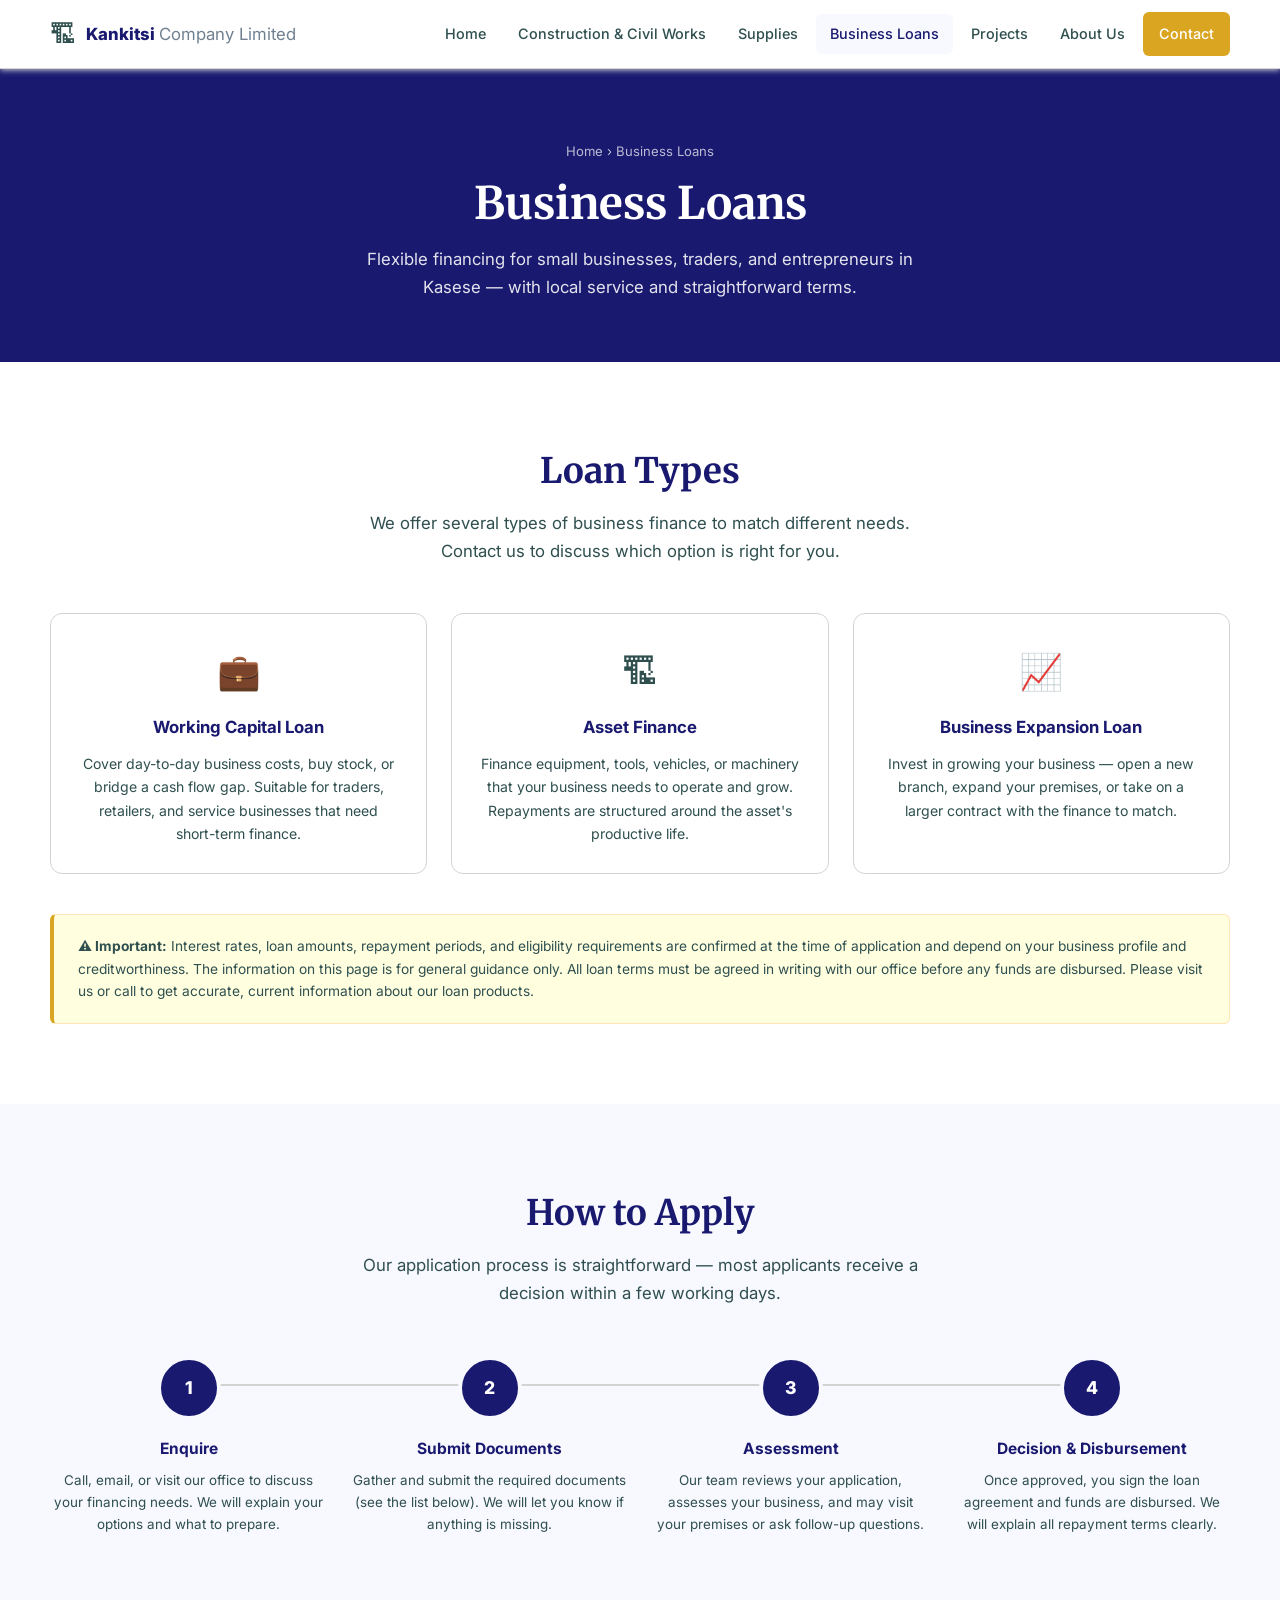
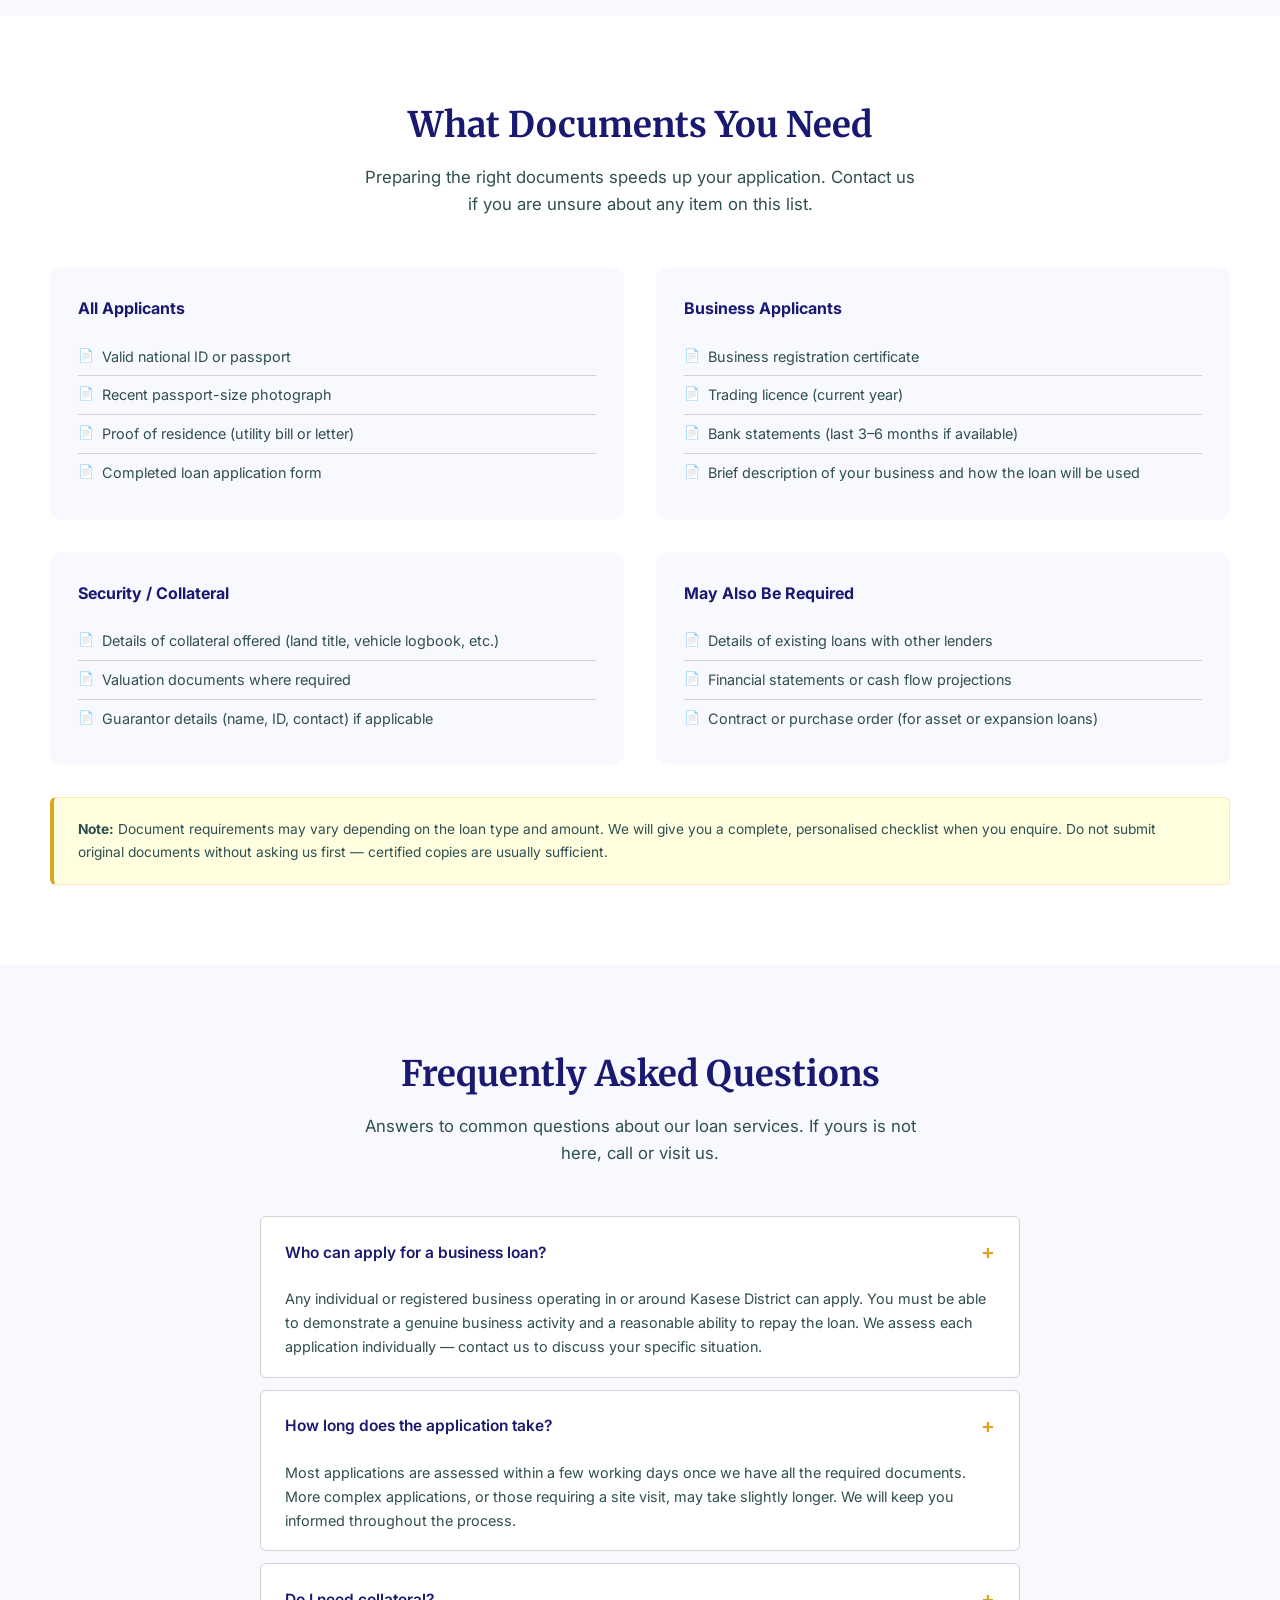
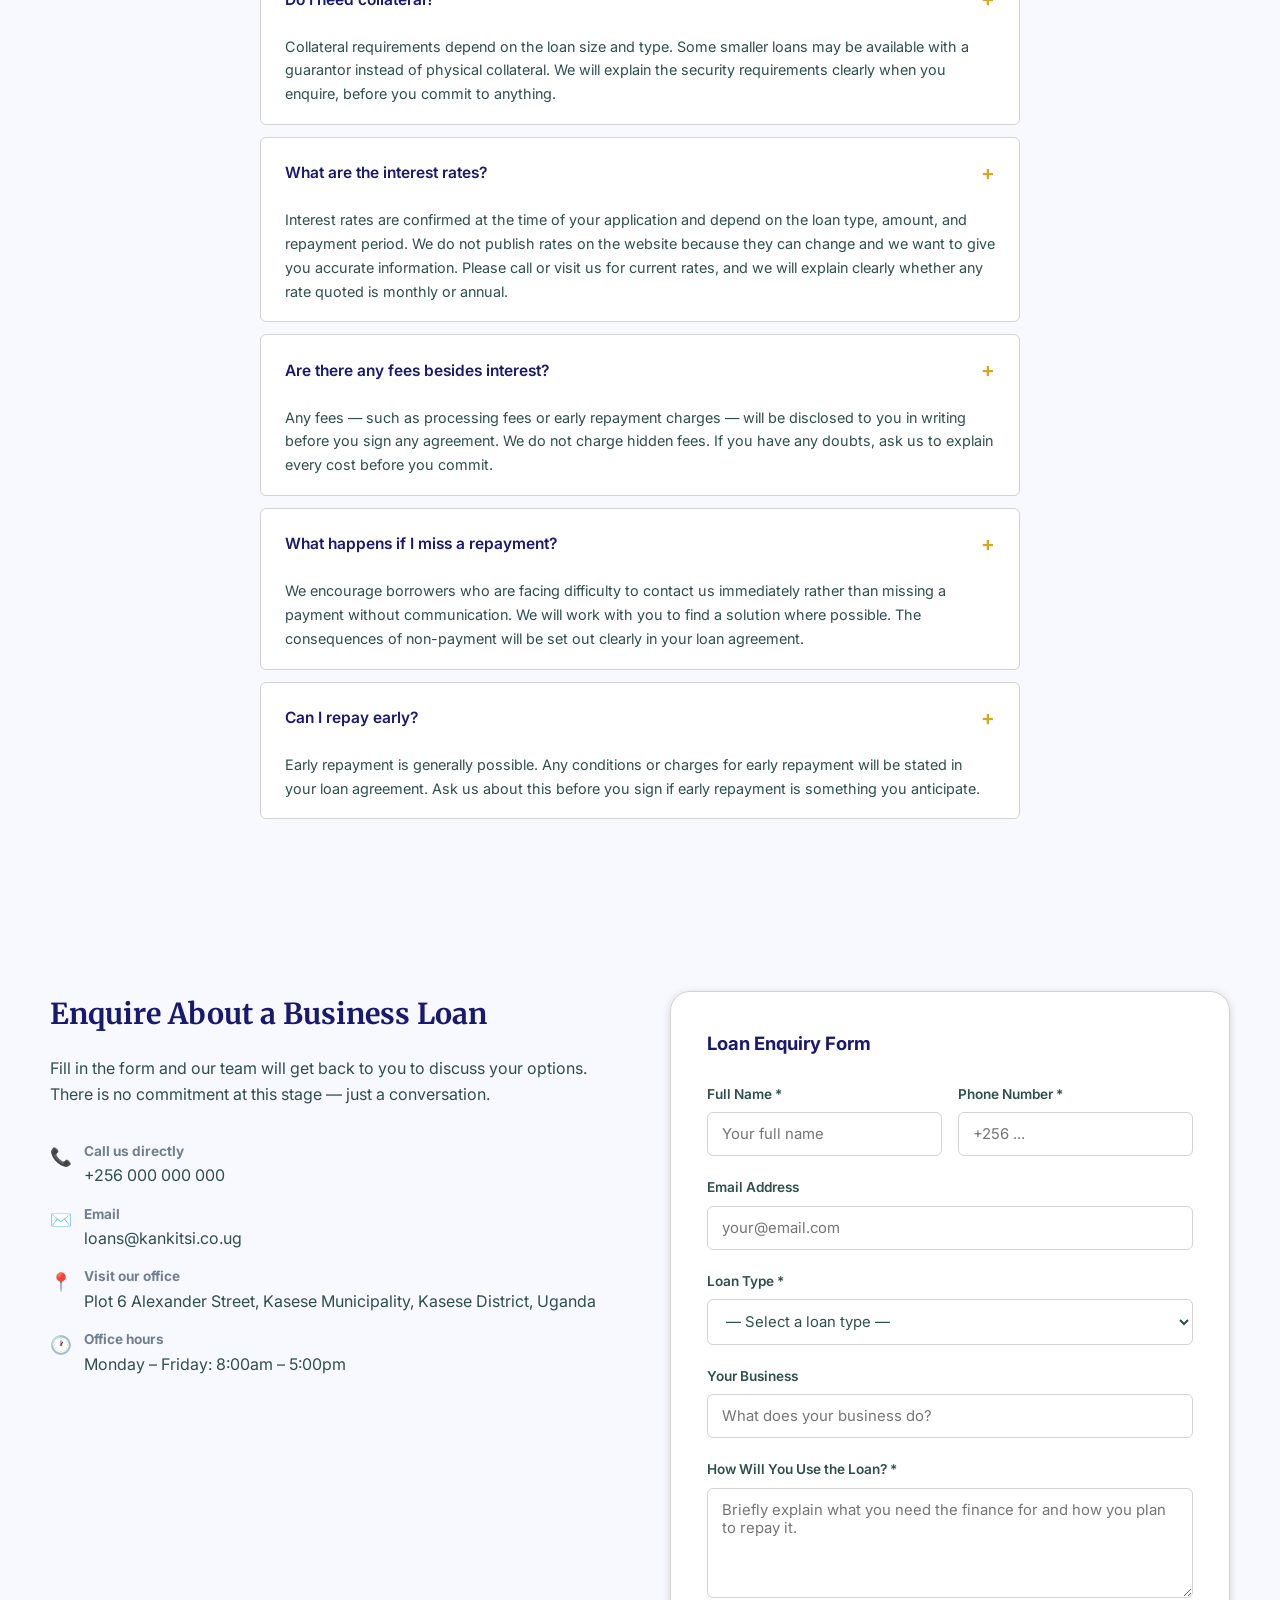
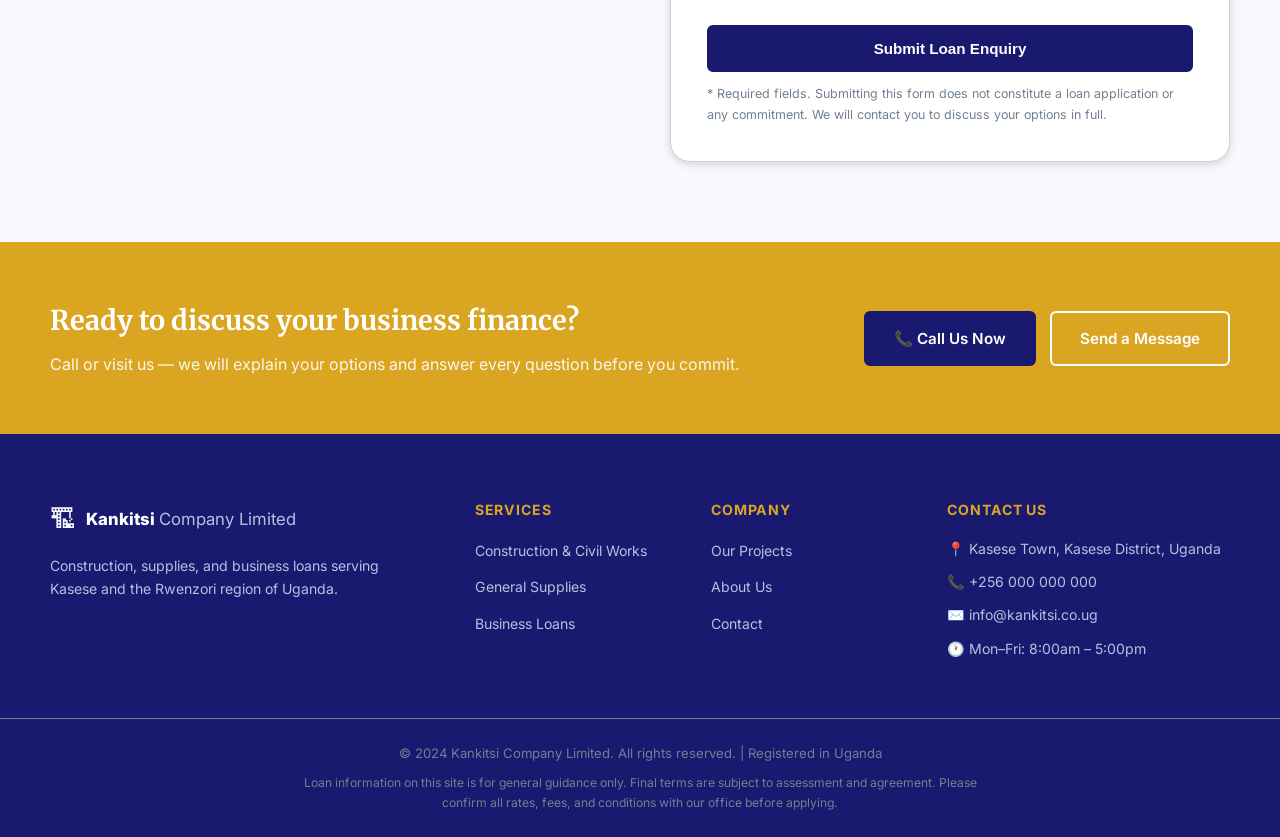
<file: loans.html>
<!DOCTYPE html>
<html lang="en">
<head>
  <meta charset="UTF-8" />
  <meta name="viewport" content="width=device-width, initial-scale=1.0" />
  <title>Business Loans – Kankitsi Company Limited</title>
  <meta name="description" content="Kankitsi Company Limited offers business loans to traders, contractors, and entrepreneurs in Kasese, Uganda. Flexible terms and local service." />
  <link rel="stylesheet" href="css/style.css" />
  <link rel="preconnect" href="https://fonts.googleapis.com" />
  <link href="https://fonts.googleapis.com/css2?family=Inter:wght@400;500;600;700;800&family=Merriweather:wght@700&display=swap" rel="stylesheet" />
</head>
<body>

  <!-- HEADER -->
  <header class="site-header">
    <div class="container nav-wrap">
      <a href="index.html" class="logo">
        <span class="logo-icon">🏗</span>
        <span class="logo-text">Kankitsi <span class="logo-thin">Company Limited</span></span>
      </a>
      <button class="nav-toggle" aria-label="Open menu">
        <span></span><span></span><span></span>
      </button>
      <nav class="main-nav" id="main-nav">
        <ul>
          <li><a href="index.html">Home</a></li>
          <li><a href="construction.html">Construction &amp; Civil Works</a></li>
          <li><a href="supplies.html">Supplies</a></li>
          <li><a href="loans.html" class="active">Business Loans</a></li>
          <li><a href="projects.html">Projects</a></li>
          <li><a href="about.html">About Us</a></li>
          <li><a href="contact.html" class="btn btn-nav">Contact</a></li>
        </ul>
      </nav>
    </div>
  </header>

  <!-- PAGE HERO -->
  <section class="page-hero">
    <div class="container">
      <p class="breadcrumb"><a href="index.html">Home</a> › Business Loans</p>
      <h1>Business Loans</h1>
      <p>Flexible financing for small businesses, traders, and entrepreneurs in Kasese — with local service and straightforward terms.</p>
    </div>
  </section>

  <!-- LOAN TYPES -->
  <section class="section">
    <div class="container">
      <div class="section-header">
        <h2>Loan Types</h2>
        <p>We offer several types of business finance to match different needs. Contact us to discuss which option is right for you.</p>
      </div>

      <div class="loan-types-grid">
        <div class="loan-type-card">
          <div class="loan-icon">💼</div>
          <h3>Working Capital Loan</h3>
          <p>Cover day-to-day business costs, buy stock, or bridge a cash flow gap. Suitable for traders, retailers, and service businesses that need short-term finance.</p>
        </div>
        <div class="loan-type-card">
          <div class="loan-icon">🏗</div>
          <h3>Asset Finance</h3>
          <p>Finance equipment, tools, vehicles, or machinery that your business needs to operate and grow. Repayments are structured around the asset's productive life.</p>
        </div>
        <div class="loan-type-card">
          <div class="loan-icon">📈</div>
          <h3>Business Expansion Loan</h3>
          <p>Invest in growing your business — open a new branch, expand your premises, or take on a larger contract with the finance to match.</p>
        </div>
      </div>

      <div class="loan-disclaimer">
        <p><strong>⚠️ Important:</strong> Interest rates, loan amounts, repayment periods, and eligibility requirements are confirmed at the time of application and depend on your business profile and creditworthiness. The information on this page is for general guidance only. All loan terms must be agreed in writing with our office before any funds are disbursed. Please visit us or call to get accurate, current information about our loan products.</p>
      </div>
    </div>
  </section>

  <!-- APPLICATION PROCESS -->
  <section class="section loan-process">
    <div class="container">
      <div class="section-header">
        <h2>How to Apply</h2>
        <p>Our application process is straightforward — most applicants receive a decision within a few working days.</p>
      </div>
      <div class="loan-process-steps">
        <div class="loan-step">
          <div class="step-bubble">1</div>
          <h4>Enquire</h4>
          <p>Call, email, or visit our office to discuss your financing needs. We will explain your options and what to prepare.</p>
        </div>
        <div class="loan-step">
          <div class="step-bubble">2</div>
          <h4>Submit Documents</h4>
          <p>Gather and submit the required documents (see the list below). We will let you know if anything is missing.</p>
        </div>
        <div class="loan-step">
          <div class="step-bubble">3</div>
          <h4>Assessment</h4>
          <p>Our team reviews your application, assesses your business, and may visit your premises or ask follow-up questions.</p>
        </div>
        <div class="loan-step">
          <div class="step-bubble">4</div>
          <h4>Decision &amp; Disbursement</h4>
          <p>Once approved, you sign the loan agreement and funds are disbursed. We will explain all repayment terms clearly.</p>
        </div>
      </div>
    </div>
  </section>

  <!-- REQUIRED DOCUMENTS -->
  <section class="section docs-required">
    <div class="container">
      <div class="section-header">
        <h2>What Documents You Need</h2>
        <p>Preparing the right documents speeds up your application. Contact us if you are unsure about any item on this list.</p>
      </div>
      <div class="docs-grid">
        <div class="docs-card">
          <h4>All Applicants</h4>
          <ul>
            <li>Valid national ID or passport</li>
            <li>Recent passport-size photograph</li>
            <li>Proof of residence (utility bill or letter)</li>
            <li>Completed loan application form</li>
          </ul>
        </div>
        <div class="docs-card">
          <h4>Business Applicants</h4>
          <ul>
            <li>Business registration certificate</li>
            <li>Trading licence (current year)</li>
            <li>Bank statements (last 3–6 months if available)</li>
            <li>Brief description of your business and how the loan will be used</li>
          </ul>
        </div>
        <div class="docs-card">
          <h4>Security / Collateral</h4>
          <ul>
            <li>Details of collateral offered (land title, vehicle logbook, etc.)</li>
            <li>Valuation documents where required</li>
            <li>Guarantor details (name, ID, contact) if applicable</li>
          </ul>
        </div>
        <div class="docs-card">
          <h4>May Also Be Required</h4>
          <ul>
            <li>Details of existing loans with other lenders</li>
            <li>Financial statements or cash flow projections</li>
            <li>Contract or purchase order (for asset or expansion loans)</li>
          </ul>
        </div>
      </div>
      <div class="loan-disclaimer" style="margin-top: 32px;">
        <p><strong>Note:</strong> Document requirements may vary depending on the loan type and amount. We will give you a complete, personalised checklist when you enquire. Do not submit original documents without asking us first — certified copies are usually sufficient.</p>
      </div>
    </div>
  </section>

  <!-- FAQ -->
  <section class="section faq-section">
    <div class="container">
      <div class="section-header">
        <h2>Frequently Asked Questions</h2>
        <p>Answers to common questions about our loan services. If yours is not here, call or visit us.</p>
      </div>
      <div class="faq-list">
        <div class="faq-item">
          <div class="faq-question">Who can apply for a business loan?</div>
          <div class="faq-answer">Any individual or registered business operating in or around Kasese District can apply. You must be able to demonstrate a genuine business activity and a reasonable ability to repay the loan. We assess each application individually — contact us to discuss your specific situation.</div>
        </div>
        <div class="faq-item">
          <div class="faq-question">How long does the application take?</div>
          <div class="faq-answer">Most applications are assessed within a few working days once we have all the required documents. More complex applications, or those requiring a site visit, may take slightly longer. We will keep you informed throughout the process.</div>
        </div>
        <div class="faq-item">
          <div class="faq-question">Do I need collateral?</div>
          <div class="faq-answer">Collateral requirements depend on the loan size and type. Some smaller loans may be available with a guarantor instead of physical collateral. We will explain the security requirements clearly when you enquire, before you commit to anything.</div>
        </div>
        <div class="faq-item">
          <div class="faq-question">What are the interest rates?</div>
          <div class="faq-answer">Interest rates are confirmed at the time of your application and depend on the loan type, amount, and repayment period. We do not publish rates on the website because they can change and we want to give you accurate information. Please call or visit us for current rates, and we will explain clearly whether any rate quoted is monthly or annual.</div>
        </div>
        <div class="faq-item">
          <div class="faq-question">Are there any fees besides interest?</div>
          <div class="faq-answer">Any fees — such as processing fees or early repayment charges — will be disclosed to you in writing before you sign any agreement. We do not charge hidden fees. If you have any doubts, ask us to explain every cost before you commit.</div>
        </div>
        <div class="faq-item">
          <div class="faq-question">What happens if I miss a repayment?</div>
          <div class="faq-answer">We encourage borrowers who are facing difficulty to contact us immediately rather than missing a payment without communication. We will work with you to find a solution where possible. The consequences of non-payment will be set out clearly in your loan agreement.</div>
        </div>
        <div class="faq-item">
          <div class="faq-question">Can I repay early?</div>
          <div class="faq-answer">Early repayment is generally possible. Any conditions or charges for early repayment will be stated in your loan agreement. Ask us about this before you sign if early repayment is something you anticipate.</div>
        </div>
      </div>
    </div>
  </section>

  <!-- LOAN ENQUIRY FORM -->
  <section class="section quote-section" id="loan-enquiry">
    <div class="container">
      <div class="quote-form-wrap">
        <div class="quote-form-intro">
          <h2>Enquire About a Business Loan</h2>
          <p>Fill in the form and our team will get back to you to discuss your options. There is no commitment at this stage — just a conversation.</p>
          <div class="contact-info-list">
            <div class="contact-info-item">
              <span class="icon">📞</span>
              <div>
                <strong>Call us directly</strong>
                <span><a href="tel:+256000000000">+256 000 000 000</a></span>
              </div>
            </div>
            <div class="contact-info-item">
              <span class="icon">✉️</span>
              <div>
                <strong>Email</strong>
                <span><a href="mailto:loans@kankitsi.co.ug">loans@kankitsi.co.ug</a></span>
              </div>
            </div>
            <div class="contact-info-item">
              <span class="icon">📍</span>
              <div>
                <strong>Visit our office</strong>
                <span>Plot 6 Alexander Street, Kasese Municipality, Kasese District, Uganda</span>
              </div>
            </div>
            <div class="contact-info-item">
              <span class="icon">🕐</span>
              <div>
                <strong>Office hours</strong>
                <span>Monday – Friday: 8:00am – 5:00pm</span>
              </div>
            </div>
          </div>
        </div>

        <div class="form-card">
          <h3>Loan Enquiry Form</h3>
          <form action="contact.html" method="get">
            <div class="form-row">
              <div class="form-group">
                <label for="l-name">Full Name *</label>
                <input type="text" id="l-name" name="name" placeholder="Your full name" required />
              </div>
              <div class="form-group">
                <label for="l-phone">Phone Number *</label>
                <input type="tel" id="l-phone" name="phone" placeholder="+256 ..." required />
              </div>
            </div>
            <div class="form-group">
              <label for="l-email">Email Address</label>
              <input type="email" id="l-email" name="email" placeholder="your@email.com" />
            </div>
            <div class="form-group">
              <label for="l-type">Loan Type *</label>
              <select id="l-type" name="loan_type" required>
                <option value="">— Select a loan type —</option>
                <option>Working capital loan</option>
                <option>Asset finance</option>
                <option>Business expansion loan</option>
                <option>Not sure — I need advice</option>
              </select>
            </div>
            <div class="form-group">
              <label for="l-business">Your Business</label>
              <input type="text" id="l-business" name="business" placeholder="What does your business do?" />
            </div>
            <div class="form-group">
              <label for="l-purpose">How Will You Use the Loan? *</label>
              <textarea id="l-purpose" name="purpose" placeholder="Briefly explain what you need the finance for and how you plan to repay it." required></textarea>
            </div>
            <button type="submit" class="btn btn-primary" style="width:100%;">Submit Loan Enquiry</button>
            <p class="form-note">* Required fields. Submitting this form does not constitute a loan application or any commitment. We will contact you to discuss your options in full.</p>
          </form>
        </div>
      </div>
    </div>
  </section>

  <!-- CONTACT STRIP -->
  <section class="contact-strip">
    <div class="container contact-strip-inner">
      <div class="contact-strip-text">
        <h2>Ready to discuss your business finance?</h2>
        <p>Call or visit us — we will explain your options and answer every question before you commit.</p>
      </div>
      <div class="contact-strip-actions">
        <a href="tel:+256000000000" class="btn btn-primary">📞 Call Us Now</a>
        <a href="contact.html" class="btn btn-outline-light">Send a Message</a>
      </div>
    </div>
  </section>

  <!-- FOOTER -->
  <footer class="site-footer">
    <div class="container footer-grid">
      <div class="footer-brand">
        <a href="index.html" class="logo footer-logo">
          <span class="logo-icon">🏗</span>
          <span class="logo-text">Kankitsi <span class="logo-thin">Company Limited</span></span>
        </a>
        <p>Construction, supplies, and business loans serving Kasese and the Rwenzori region of Uganda.</p>
      </div>
      <div class="footer-links">
        <h4>Services</h4>
        <ul>
          <li><a href="construction.html">Construction &amp; Civil Works</a></li>
          <li><a href="supplies.html">General Supplies</a></li>
          <li><a href="loans.html">Business Loans</a></li>
        </ul>
      </div>
      <div class="footer-links">
        <h4>Company</h4>
        <ul>
          <li><a href="projects.html">Our Projects</a></li>
          <li><a href="about.html">About Us</a></li>
          <li><a href="contact.html">Contact</a></li>
        </ul>
      </div>
      <div class="footer-contact">
        <h4>Contact Us</h4>
        <p>📍 Kasese Town, Kasese District, Uganda</p>
        <p>📞 <a href="tel:+256000000000">+256 000 000 000</a></p>
        <p>✉️ <a href="mailto:info@kankitsi.co.ug">info@kankitsi.co.ug</a></p>
        <p>🕐 Mon–Fri: 8:00am – 5:00pm</p>
      </div>
    </div>
    <div class="footer-bottom">
      <div class="container">
        <p>© 2024 Kankitsi Company Limited. All rights reserved. | Registered in Uganda</p>
        <p class="footer-disclaimer">Loan information on this site is for general guidance only. Final terms are subject to assessment and agreement. Please confirm all rates, fees, and conditions with our office before applying.</p>
      </div>
    </div>
  </footer>

</body>
</html>
</file>
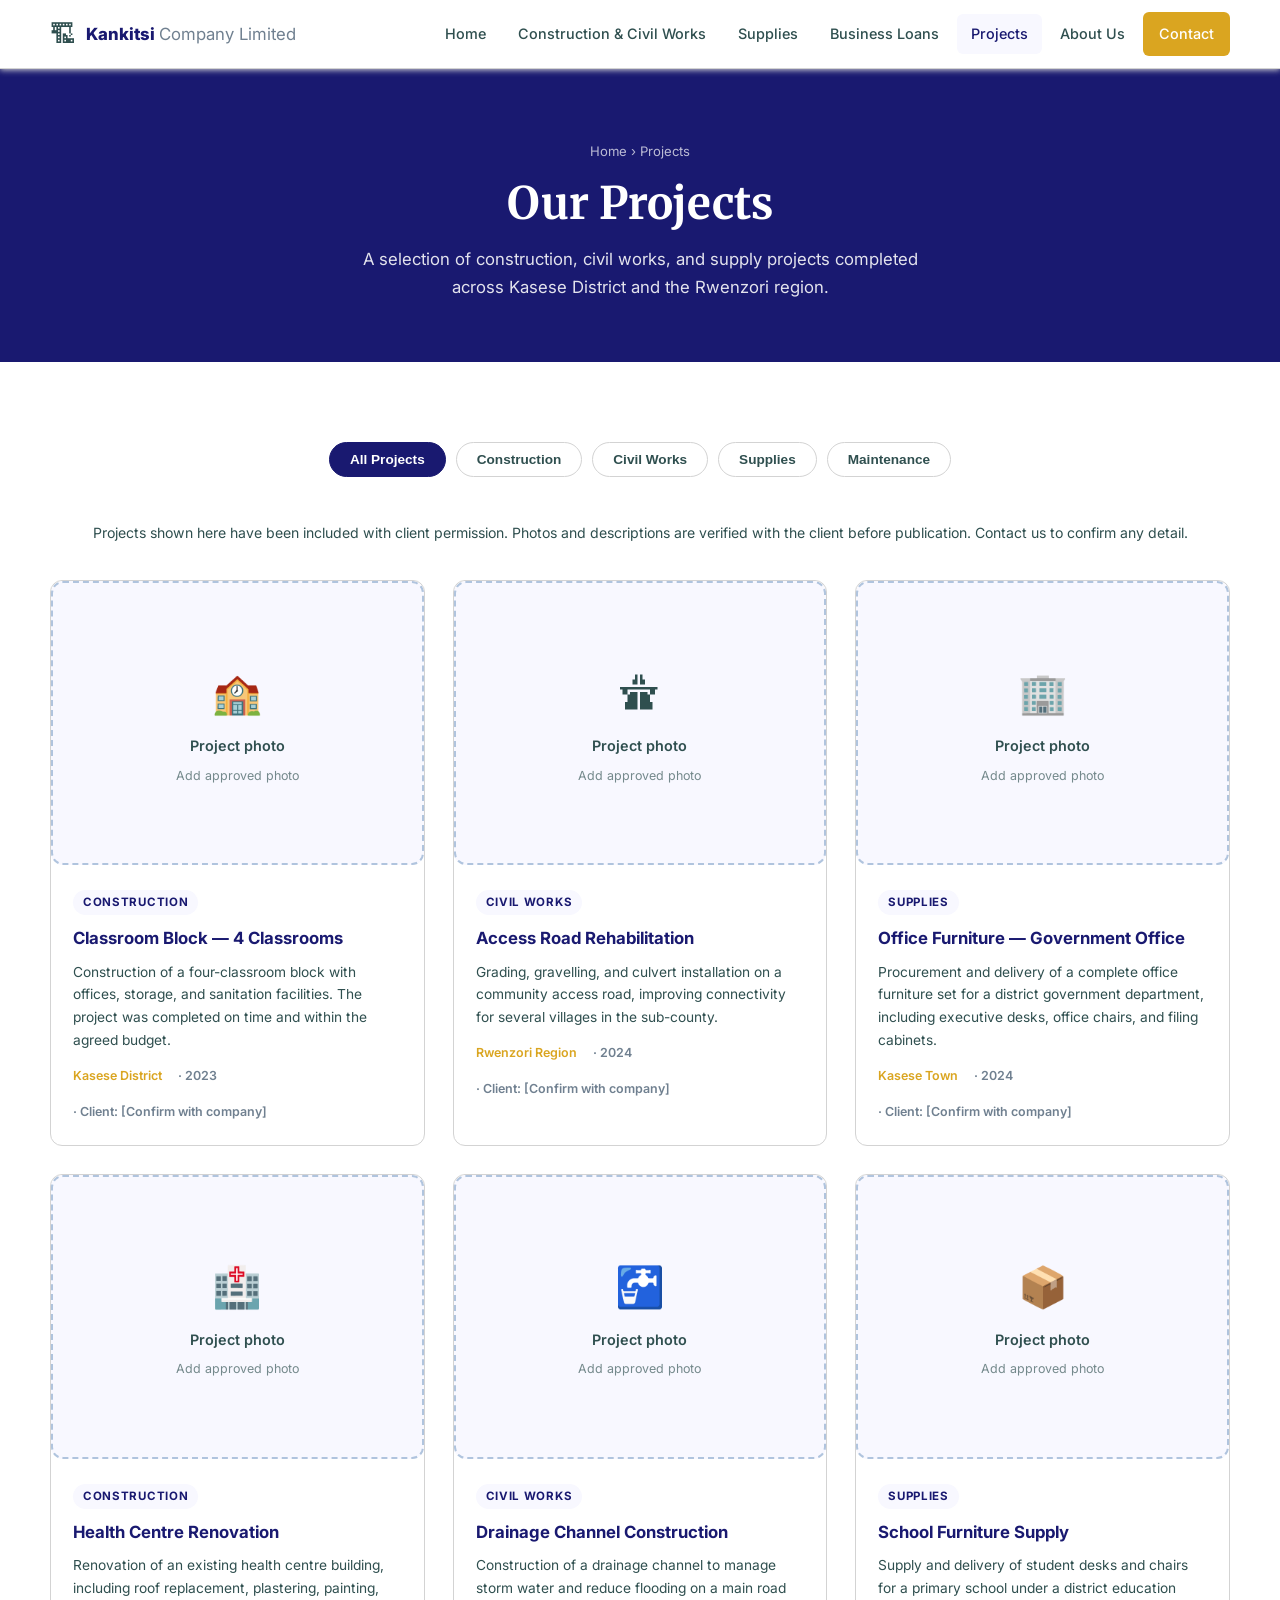
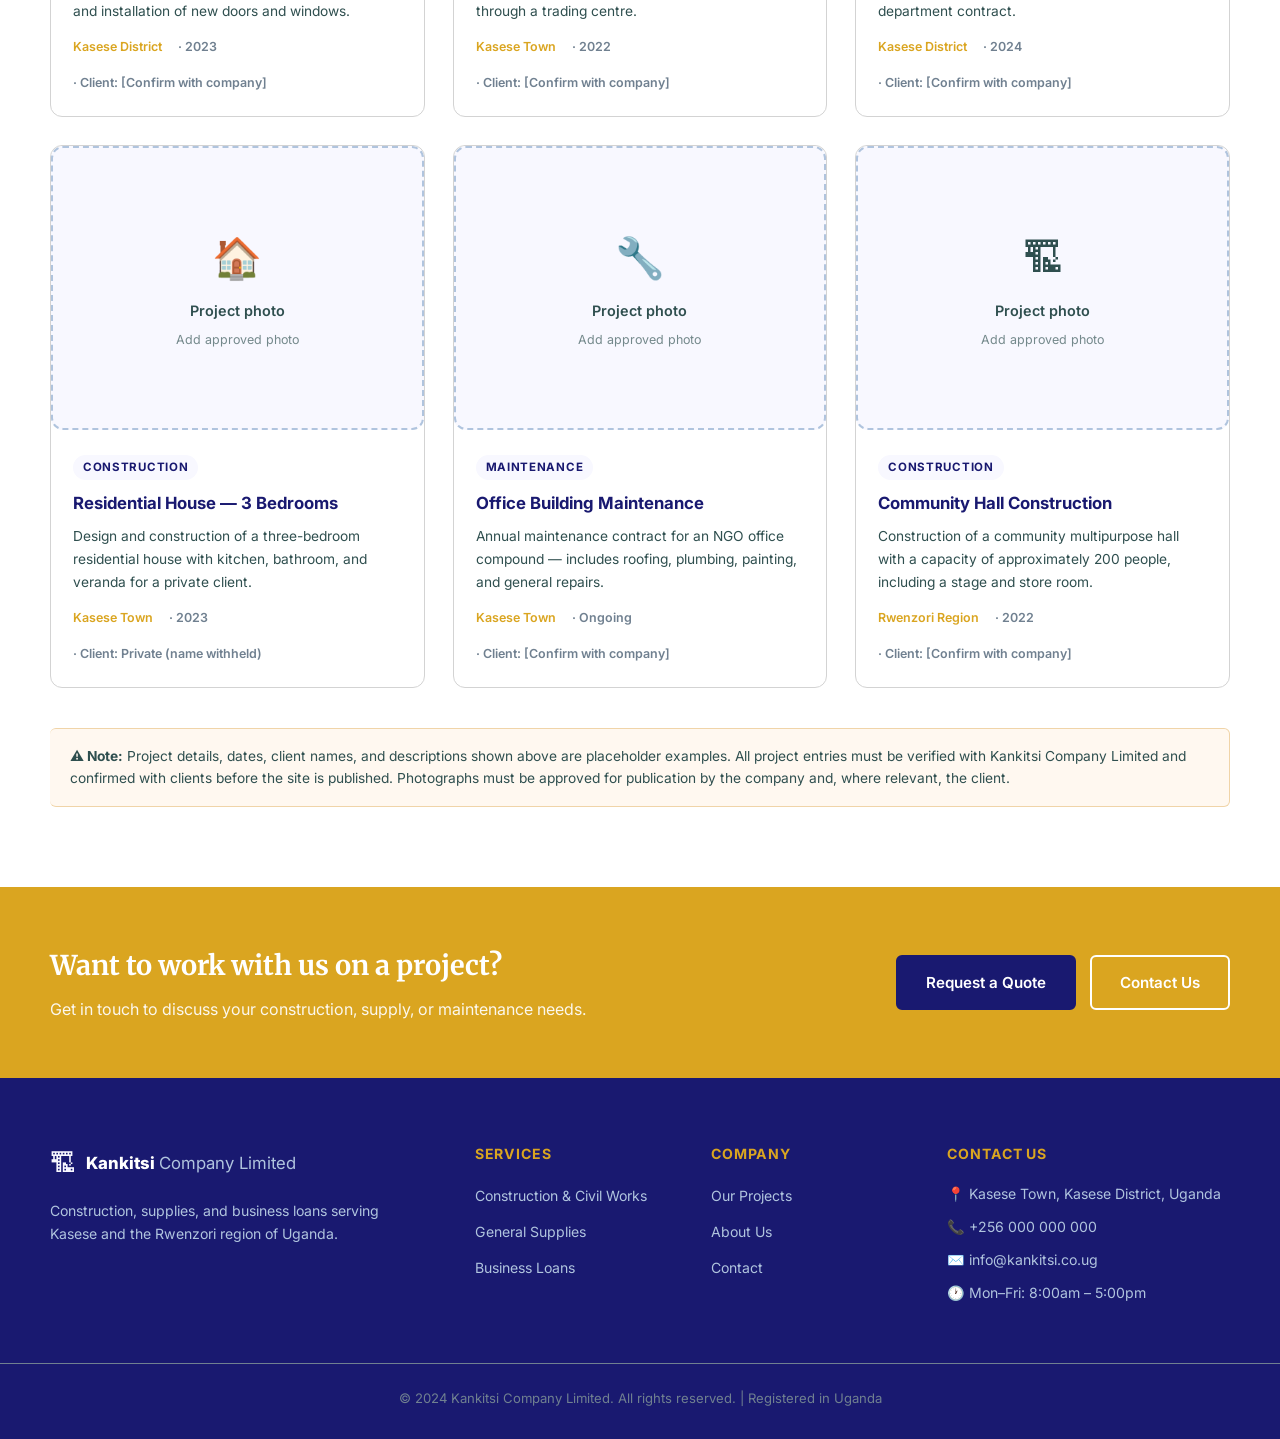
<file: projects.html>
<!DOCTYPE html>
<html lang="en">
<head>
  <meta charset="UTF-8" />
  <meta name="viewport" content="width=device-width, initial-scale=1.0" />
  <title>Projects – Kankitsi Company Limited</title>
  <meta name="description" content="Browse completed construction, civil works, and supply projects by Kankitsi Company Limited across Kasese and the Rwenzori region, Uganda." />
  <link rel="stylesheet" href="css/style.css" />
  <link rel="preconnect" href="https://fonts.googleapis.com" />
  <link href="https://fonts.googleapis.com/css2?family=Inter:wght@400;500;600;700;800&family=Merriweather:wght@700&display=swap" rel="stylesheet" />
</head>
<body>

  <!-- HEADER -->
  <header class="site-header">
    <div class="container nav-wrap">
      <a href="index.html" class="logo">
        <span class="logo-icon">🏗</span>
        <span class="logo-text">Kankitsi <span class="logo-thin">Company Limited</span></span>
      </a>
      <button class="nav-toggle" aria-label="Open menu">
        <span></span><span></span><span></span>
      </button>
      <nav class="main-nav" id="main-nav">
        <ul>
          <li><a href="index.html">Home</a></li>
          <li><a href="construction.html">Construction &amp; Civil Works</a></li>
          <li><a href="supplies.html">Supplies</a></li>
          <li><a href="loans.html">Business Loans</a></li>
          <li><a href="projects.html" class="active">Projects</a></li>
          <li><a href="about.html">About Us</a></li>
          <li><a href="contact.html" class="btn btn-nav">Contact</a></li>
        </ul>
      </nav>
    </div>
  </header>

  <!-- PAGE HERO -->
  <section class="page-hero">
    <div class="container">
      <p class="breadcrumb"><a href="index.html">Home</a> › Projects</p>
      <h1>Our Projects</h1>
      <p>A selection of construction, civil works, and supply projects completed across Kasese District and the Rwenzori region.</p>
    </div>
  </section>

  <!-- PROJECTS GALLERY -->
  <section class="section">
    <div class="container">

      <!-- Filter bar -->
      <div class="project-filters">
        <button class="filter-btn active">All Projects</button>
        <button class="filter-btn">Construction</button>
        <button class="filter-btn">Civil Works</button>
        <button class="filter-btn">Supplies</button>
        <button class="filter-btn">Maintenance</button>
      </div>

      <!-- Note -->
      <p style="text-align:center; color: var(--clr-mid); font-size:.88rem; margin-bottom: 36px;">
        Projects shown here have been included with client permission. Photos and descriptions are verified with the client before publication. Contact us to confirm any detail.
      </p>

      <div class="projects-full-grid">

        <!-- Project 1 -->
        <div class="project-full-card">
          <div class="image-placeholder" style="min-height:200px;">
            <span>🏫</span>
            <p>Project photo</p>
            <small>Add approved photo</small>
          </div>
          <div class="project-full-info">
            <span class="project-tag">Construction</span>
            <h3>Classroom Block — 4 Classrooms</h3>
            <p>Construction of a four-classroom block with offices, storage, and sanitation facilities. The project was completed on time and within the agreed budget.</p>
            <div class="project-full-meta">
              <span>Kasese District</span>
              <span>· 2023</span>
              <span>· Client: [Confirm with company]</span>
            </div>
          </div>
        </div>

        <!-- Project 2 -->
        <div class="project-full-card">
          <div class="image-placeholder" style="min-height:200px;">
            <span>🛣</span>
            <p>Project photo</p>
            <small>Add approved photo</small>
          </div>
          <div class="project-full-info">
            <span class="project-tag">Civil Works</span>
            <h3>Access Road Rehabilitation</h3>
            <p>Grading, gravelling, and culvert installation on a community access road, improving connectivity for several villages in the sub-county.</p>
            <div class="project-full-meta">
              <span>Rwenzori Region</span>
              <span>· 2024</span>
              <span>· Client: [Confirm with company]</span>
            </div>
          </div>
        </div>

        <!-- Project 3 -->
        <div class="project-full-card">
          <div class="image-placeholder" style="min-height:200px;">
            <span>🏢</span>
            <p>Project photo</p>
            <small>Add approved photo</small>
          </div>
          <div class="project-full-info">
            <span class="project-tag">Supplies</span>
            <h3>Office Furniture — Government Office</h3>
            <p>Procurement and delivery of a complete office furniture set for a district government department, including executive desks, office chairs, and filing cabinets.</p>
            <div class="project-full-meta">
              <span>Kasese Town</span>
              <span>· 2024</span>
              <span>· Client: [Confirm with company]</span>
            </div>
          </div>
        </div>

        <!-- Project 4 -->
        <div class="project-full-card">
          <div class="image-placeholder" style="min-height:200px;">
            <span>🏥</span>
            <p>Project photo</p>
            <small>Add approved photo</small>
          </div>
          <div class="project-full-info">
            <span class="project-tag">Construction</span>
            <h3>Health Centre Renovation</h3>
            <p>Renovation of an existing health centre building, including roof replacement, plastering, painting, and installation of new doors and windows.</p>
            <div class="project-full-meta">
              <span>Kasese District</span>
              <span>· 2023</span>
              <span>· Client: [Confirm with company]</span>
            </div>
          </div>
        </div>

        <!-- Project 5 -->
        <div class="project-full-card">
          <div class="image-placeholder" style="min-height:200px;">
            <span>🚰</span>
            <p>Project photo</p>
            <small>Add approved photo</small>
          </div>
          <div class="project-full-info">
            <span class="project-tag">Civil Works</span>
            <h3>Drainage Channel Construction</h3>
            <p>Construction of a drainage channel to manage storm water and reduce flooding on a main road through a trading centre.</p>
            <div class="project-full-meta">
              <span>Kasese Town</span>
              <span>· 2022</span>
              <span>· Client: [Confirm with company]</span>
            </div>
          </div>
        </div>

        <!-- Project 6 -->
        <div class="project-full-card">
          <div class="image-placeholder" style="min-height:200px;">
            <span>📦</span>
            <p>Project photo</p>
            <small>Add approved photo</small>
          </div>
          <div class="project-full-info">
            <span class="project-tag">Supplies</span>
            <h3>School Furniture Supply</h3>
            <p>Supply and delivery of student desks and chairs for a primary school under a district education department contract.</p>
            <div class="project-full-meta">
              <span>Kasese District</span>
              <span>· 2024</span>
              <span>· Client: [Confirm with company]</span>
            </div>
          </div>
        </div>

        <!-- Project 7 -->
        <div class="project-full-card">
          <div class="image-placeholder" style="min-height:200px;">
            <span>🏠</span>
            <p>Project photo</p>
            <small>Add approved photo</small>
          </div>
          <div class="project-full-info">
            <span class="project-tag">Construction</span>
            <h3>Residential House — 3 Bedrooms</h3>
            <p>Design and construction of a three-bedroom residential house with kitchen, bathroom, and veranda for a private client.</p>
            <div class="project-full-meta">
              <span>Kasese Town</span>
              <span>· 2023</span>
              <span>· Client: Private (name withheld)</span>
            </div>
          </div>
        </div>

        <!-- Project 8 -->
        <div class="project-full-card">
          <div class="image-placeholder" style="min-height:200px;">
            <span>🔧</span>
            <p>Project photo</p>
            <small>Add approved photo</small>
          </div>
          <div class="project-full-info">
            <span class="project-tag">Maintenance</span>
            <h3>Office Building Maintenance</h3>
            <p>Annual maintenance contract for an NGO office compound — includes roofing, plumbing, painting, and general repairs.</p>
            <div class="project-full-meta">
              <span>Kasese Town</span>
              <span>· Ongoing</span>
              <span>· Client: [Confirm with company]</span>
            </div>
          </div>
        </div>

        <!-- Project 9 -->
        <div class="project-full-card">
          <div class="image-placeholder" style="min-height:200px;">
            <span>🏗</span>
            <p>Project photo</p>
            <small>Add approved photo</small>
          </div>
          <div class="project-full-info">
            <span class="project-tag">Construction</span>
            <h3>Community Hall Construction</h3>
            <p>Construction of a community multipurpose hall with a capacity of approximately 200 people, including a stage and store room.</p>
            <div class="project-full-meta">
              <span>Rwenzori Region</span>
              <span>· 2022</span>
              <span>· Client: [Confirm with company]</span>
            </div>
          </div>
        </div>

      </div>

      <div style="background:#fff8f0; border:1px solid #f0d4a8; border-left:4px solid var(--clr-accent); border-radius:6px; padding:16px 20px; margin-top:40px;">
        <p style="font-size:.86rem; color:var(--clr-mid);">
          <strong>⚠️ Note:</strong> Project details, dates, client names, and descriptions shown above are placeholder examples. All project entries must be verified with Kankitsi Company Limited and confirmed with clients before the site is published. Photographs must be approved for publication by the company and, where relevant, the client.
        </p>
      </div>
    </div>
  </section>

  <!-- CTA -->
  <section class="contact-strip">
    <div class="container contact-strip-inner">
      <div class="contact-strip-text">
        <h2>Want to work with us on a project?</h2>
        <p>Get in touch to discuss your construction, supply, or maintenance needs.</p>
      </div>
      <div class="contact-strip-actions">
        <a href="construction.html#quote-form" class="btn btn-primary">Request a Quote</a>
        <a href="contact.html" class="btn btn-outline-light">Contact Us</a>
      </div>
    </div>
  </section>

  <!-- FOOTER -->
  <footer class="site-footer">
    <div class="container footer-grid">
      <div class="footer-brand">
        <a href="index.html" class="logo footer-logo">
          <span class="logo-icon">🏗</span>
          <span class="logo-text">Kankitsi <span class="logo-thin">Company Limited</span></span>
        </a>
        <p>Construction, supplies, and business loans serving Kasese and the Rwenzori region of Uganda.</p>
      </div>
      <div class="footer-links">
        <h4>Services</h4>
        <ul>
          <li><a href="construction.html">Construction &amp; Civil Works</a></li>
          <li><a href="supplies.html">General Supplies</a></li>
          <li><a href="loans.html">Business Loans</a></li>
        </ul>
      </div>
      <div class="footer-links">
        <h4>Company</h4>
        <ul>
          <li><a href="projects.html">Our Projects</a></li>
          <li><a href="about.html">About Us</a></li>
          <li><a href="contact.html">Contact</a></li>
        </ul>
      </div>
      <div class="footer-contact">
        <h4>Contact Us</h4>
        <p>📍 Kasese Town, Kasese District, Uganda</p>
        <p>📞 <a href="tel:+256000000000">+256 000 000 000</a></p>
        <p>✉️ <a href="mailto:info@kankitsi.co.ug">info@kankitsi.co.ug</a></p>
        <p>🕐 Mon–Fri: 8:00am – 5:00pm</p>
      </div>
    </div>
    <div class="footer-bottom">
      <div class="container">
        <p>© 2024 Kankitsi Company Limited. All rights reserved. | Registered in Uganda</p>
      </div>
    </div>
  </footer>

</body>
</html>
</file>
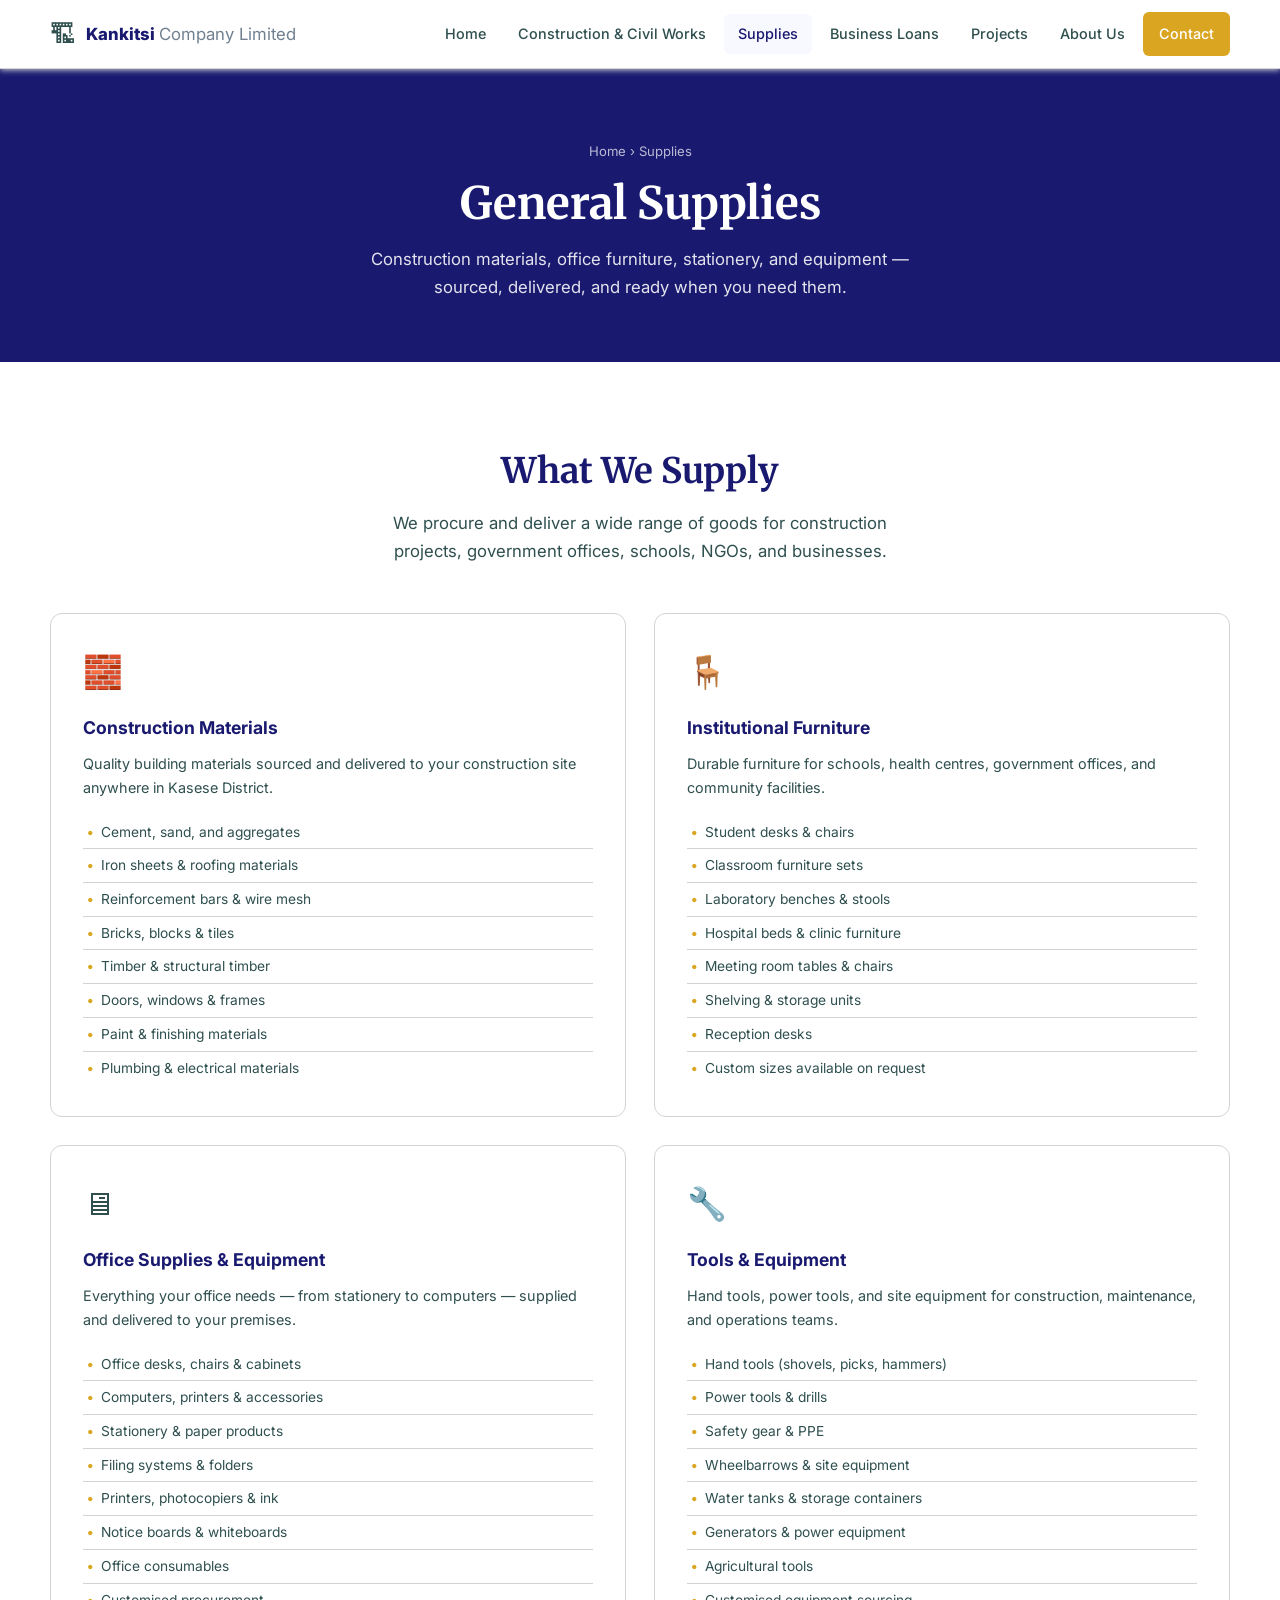
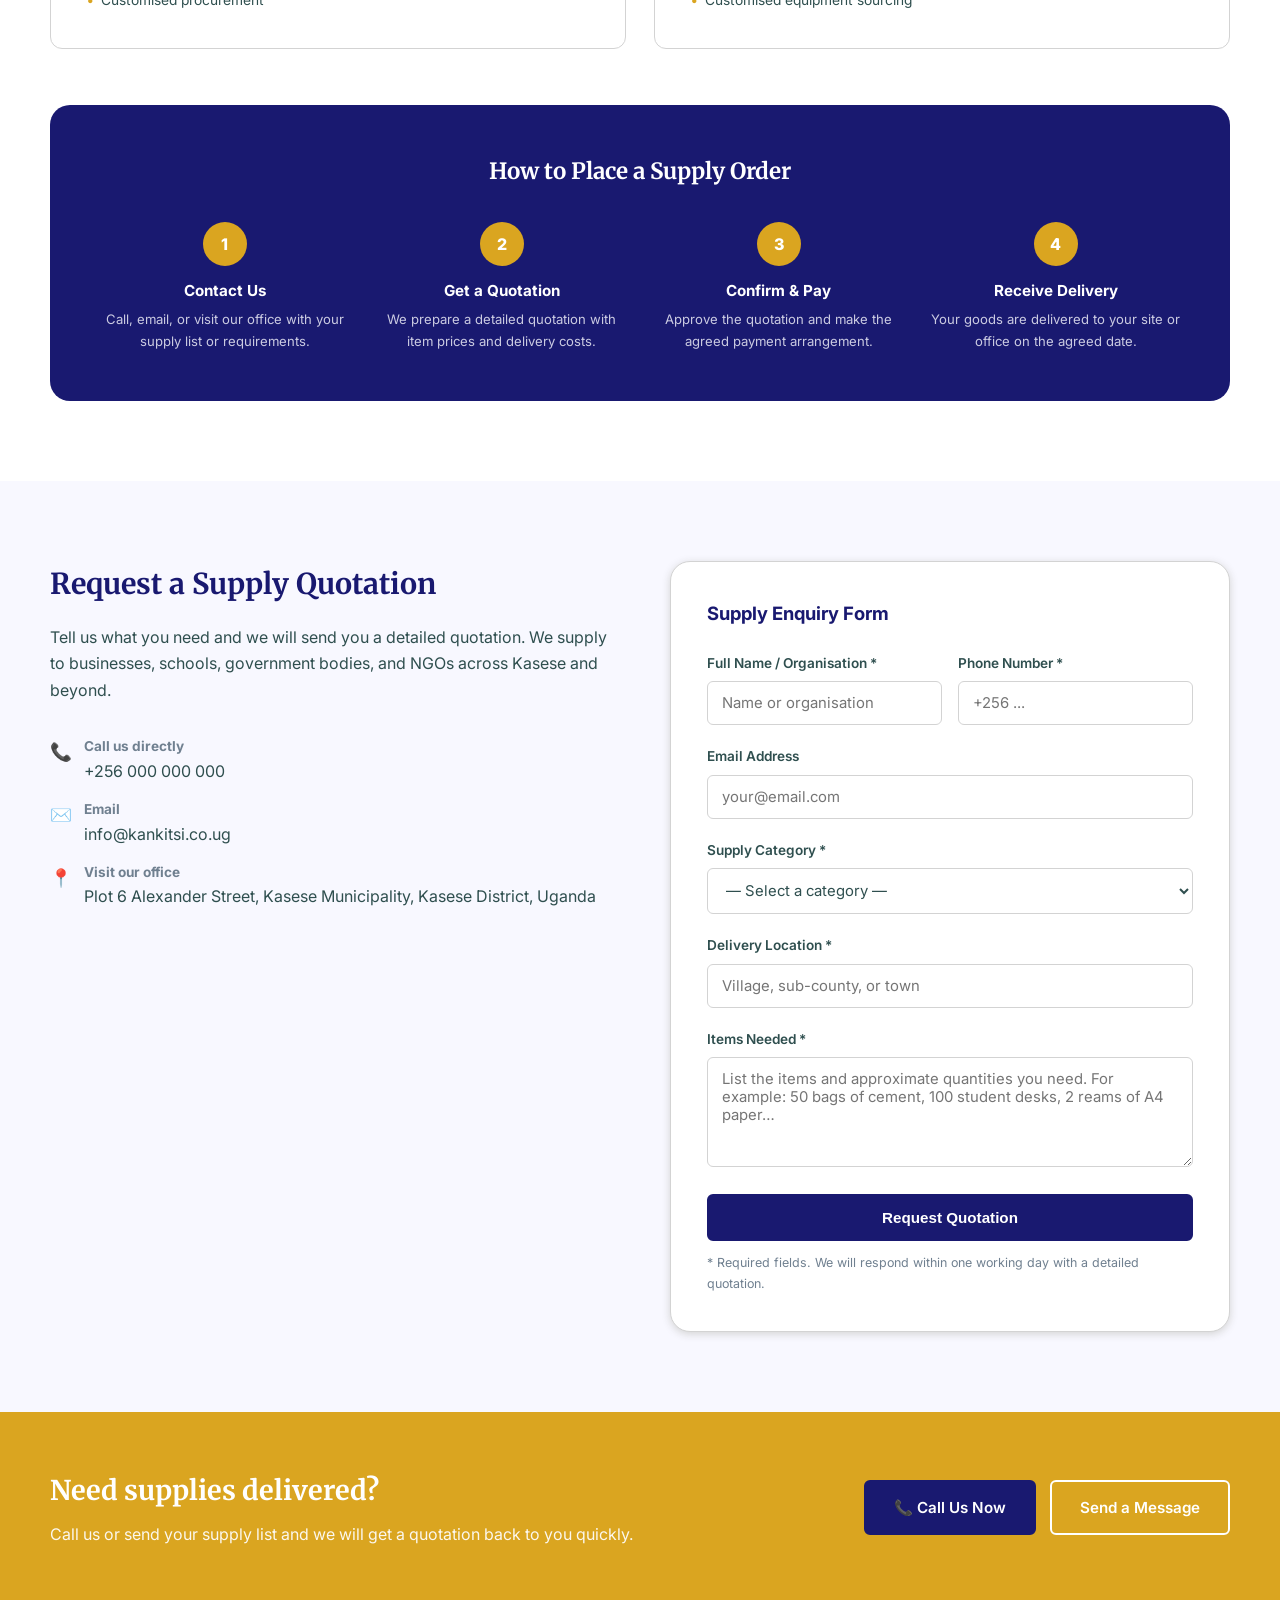
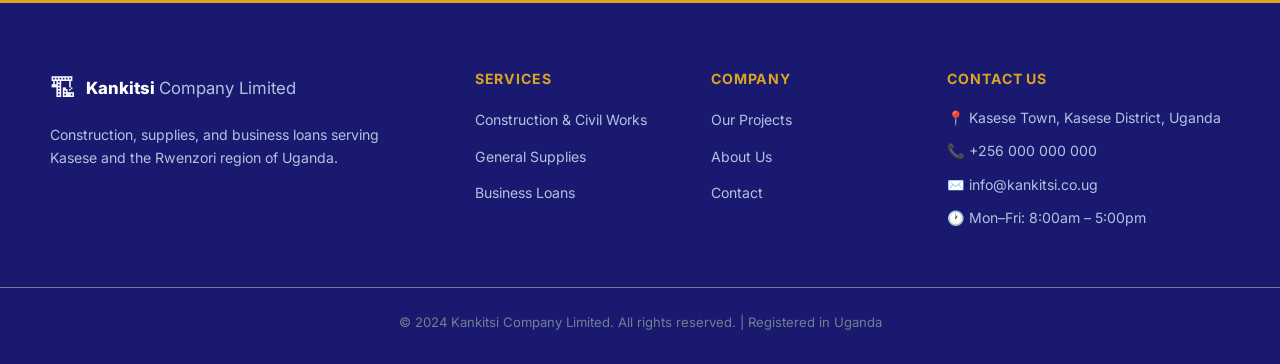
<file: supplies.html>
<!DOCTYPE html>
<html lang="en">
<head>
  <meta charset="UTF-8" />
  <meta name="viewport" content="width=device-width, initial-scale=1.0" />
  <title>General Supplies – Kankitsi Company Limited</title>
  <meta name="description" content="Kankitsi Company Limited supplies construction materials, institutional furniture, office supplies, and equipment to businesses and organisations in Kasese, Uganda." />
  <link rel="stylesheet" href="css/style.css" />
  <link rel="preconnect" href="https://fonts.googleapis.com" />
  <link href="https://fonts.googleapis.com/css2?family=Inter:wght@400;500;600;700;800&family=Merriweather:wght@700&display=swap" rel="stylesheet" />
</head>
<body>

  <!-- HEADER -->
  <header class="site-header">
    <div class="container nav-wrap">
      <a href="index.html" class="logo">
        <span class="logo-icon">🏗</span>
        <span class="logo-text">Kankitsi <span class="logo-thin">Company Limited</span></span>
      </a>
      <button class="nav-toggle" aria-label="Open menu">
        <span></span><span></span><span></span>
      </button>
      <nav class="main-nav" id="main-nav">
        <ul>
          <li><a href="index.html">Home</a></li>
          <li><a href="construction.html">Construction &amp; Civil Works</a></li>
          <li><a href="supplies.html" class="active">Supplies</a></li>
          <li><a href="loans.html">Business Loans</a></li>
          <li><a href="projects.html">Projects</a></li>
          <li><a href="about.html">About Us</a></li>
          <li><a href="contact.html" class="btn btn-nav">Contact</a></li>
        </ul>
      </nav>
    </div>
  </header>

  <!-- PAGE HERO -->
  <section class="page-hero">
    <div class="container">
      <p class="breadcrumb"><a href="index.html">Home</a> › Supplies</p>
      <h1>General Supplies</h1>
      <p>Construction materials, office furniture, stationery, and equipment — sourced, delivered, and ready when you need them.</p>
    </div>
  </section>

  <!-- SUPPLY CATEGORIES -->
  <section class="section">
    <div class="container">
      <div class="section-header">
        <h2>What We Supply</h2>
        <p>We procure and deliver a wide range of goods for construction projects, government offices, schools, NGOs, and businesses.</p>
      </div>

      <div class="supplies-categories">

        <div class="supply-category-card">
          <div class="cat-icon">🧱</div>
          <h3>Construction Materials</h3>
          <p>Quality building materials sourced and delivered to your construction site anywhere in Kasese District.</p>
          <ul>
            <li>Cement, sand, and aggregates</li>
            <li>Iron sheets &amp; roofing materials</li>
            <li>Reinforcement bars &amp; wire mesh</li>
            <li>Bricks, blocks &amp; tiles</li>
            <li>Timber &amp; structural timber</li>
            <li>Doors, windows &amp; frames</li>
            <li>Paint &amp; finishing materials</li>
            <li>Plumbing &amp; electrical materials</li>
          </ul>
        </div>

        <div class="supply-category-card">
          <div class="cat-icon">🪑</div>
          <h3>Institutional Furniture</h3>
          <p>Durable furniture for schools, health centres, government offices, and community facilities.</p>
          <ul>
            <li>Student desks &amp; chairs</li>
            <li>Classroom furniture sets</li>
            <li>Laboratory benches &amp; stools</li>
            <li>Hospital beds &amp; clinic furniture</li>
            <li>Meeting room tables &amp; chairs</li>
            <li>Shelving &amp; storage units</li>
            <li>Reception desks</li>
            <li>Custom sizes available on request</li>
          </ul>
        </div>

        <div class="supply-category-card">
          <div class="cat-icon">🖥</div>
          <h3>Office Supplies &amp; Equipment</h3>
          <p>Everything your office needs — from stationery to computers — supplied and delivered to your premises.</p>
          <ul>
            <li>Office desks, chairs &amp; cabinets</li>
            <li>Computers, printers &amp; accessories</li>
            <li>Stationery &amp; paper products</li>
            <li>Filing systems &amp; folders</li>
            <li>Printers, photocopiers &amp; ink</li>
            <li>Notice boards &amp; whiteboards</li>
            <li>Office consumables</li>
            <li>Customised procurement</li>
          </ul>
        </div>

        <div class="supply-category-card">
          <div class="cat-icon">🔧</div>
          <h3>Tools &amp; Equipment</h3>
          <p>Hand tools, power tools, and site equipment for construction, maintenance, and operations teams.</p>
          <ul>
            <li>Hand tools (shovels, picks, hammers)</li>
            <li>Power tools &amp; drills</li>
            <li>Safety gear &amp; PPE</li>
            <li>Wheelbarrows &amp; site equipment</li>
            <li>Water tanks &amp; storage containers</li>
            <li>Generators &amp; power equipment</li>
            <li>Agricultural tools</li>
            <li>Customised equipment sourcing</li>
          </ul>
        </div>

      </div>

      <!-- HOW TO ORDER -->
      <div class="how-to-order">
        <h3>How to Place a Supply Order</h3>
        <div class="order-steps">
          <div class="order-step">
            <div class="step-num">1</div>
            <strong>Contact Us</strong>
            <p>Call, email, or visit our office with your supply list or requirements.</p>
          </div>
          <div class="order-step">
            <div class="step-num">2</div>
            <strong>Get a Quotation</strong>
            <p>We prepare a detailed quotation with item prices and delivery costs.</p>
          </div>
          <div class="order-step">
            <div class="step-num">3</div>
            <strong>Confirm &amp; Pay</strong>
            <p>Approve the quotation and make the agreed payment arrangement.</p>
          </div>
          <div class="order-step">
            <div class="step-num">4</div>
            <strong>Receive Delivery</strong>
            <p>Your goods are delivered to your site or office on the agreed date.</p>
          </div>
        </div>
      </div>
    </div>
  </section>

  <!-- SUPPLY ENQUIRY FORM -->
  <section class="section quote-section" id="supply-enquiry">
    <div class="container">
      <div class="quote-form-wrap">
        <div class="quote-form-intro">
          <h2>Request a Supply Quotation</h2>
          <p>Tell us what you need and we will send you a detailed quotation. We supply to businesses, schools, government bodies, and NGOs across Kasese and beyond.</p>
          <div class="contact-info-list">
            <div class="contact-info-item">
              <span class="icon">📞</span>
              <div>
                <strong>Call us directly</strong>
                <span><a href="tel:+256000000000">+256 000 000 000</a></span>
              </div>
            </div>
            <div class="contact-info-item">
              <span class="icon">✉️</span>
              <div>
                <strong>Email</strong>
                <span><a href="mailto:info@kankitsi.co.ug">info@kankitsi.co.ug</a></span>
              </div>
            </div>
            <div class="contact-info-item">
              <span class="icon">📍</span>
              <div>
                <strong>Visit our office</strong>
                <span>Plot 6 Alexander Street, Kasese Municipality, Kasese District, Uganda</span>
              </div>
            </div>
          </div>
        </div>

        <div class="form-card">
          <h3>Supply Enquiry Form</h3>
          <form action="contact.html" method="get">
            <div class="form-row">
              <div class="form-group">
                <label for="s-name">Full Name / Organisation *</label>
                <input type="text" id="s-name" name="name" placeholder="Name or organisation" required />
              </div>
              <div class="form-group">
                <label for="s-phone">Phone Number *</label>
                <input type="tel" id="s-phone" name="phone" placeholder="+256 ..." required />
              </div>
            </div>
            <div class="form-group">
              <label for="s-email">Email Address</label>
              <input type="email" id="s-email" name="email" placeholder="your@email.com" />
            </div>
            <div class="form-group">
              <label for="s-category">Supply Category *</label>
              <select id="s-category" name="category" required>
                <option value="">— Select a category —</option>
                <option>Construction materials</option>
                <option>Institutional furniture</option>
                <option>Office supplies &amp; equipment</option>
                <option>Tools &amp; equipment</option>
                <option>Mixed / multiple categories</option>
              </select>
            </div>
            <div class="form-group">
              <label for="s-delivery">Delivery Location *</label>
              <input type="text" id="s-delivery" name="location" placeholder="Village, sub-county, or town" required />
            </div>
            <div class="form-group">
              <label for="s-items">Items Needed *</label>
              <textarea id="s-items" name="items" placeholder="List the items and approximate quantities you need. For example: 50 bags of cement, 100 student desks, 2 reams of A4 paper…" required></textarea>
            </div>
            <button type="submit" class="btn btn-primary" style="width:100%;">Request Quotation</button>
            <p class="form-note">* Required fields. We will respond within one working day with a detailed quotation.</p>
          </form>
        </div>
      </div>
    </div>
  </section>

  <!-- CONTACT STRIP -->
  <section class="contact-strip">
    <div class="container contact-strip-inner">
      <div class="contact-strip-text">
        <h2>Need supplies delivered?</h2>
        <p>Call us or send your supply list and we will get a quotation back to you quickly.</p>
      </div>
      <div class="contact-strip-actions">
        <a href="tel:+256000000000" class="btn btn-primary">📞 Call Us Now</a>
        <a href="contact.html" class="btn btn-outline-light">Send a Message</a>
      </div>
    </div>
  </section>

  <!-- FOOTER -->
  <footer class="site-footer">
    <div class="container footer-grid">
      <div class="footer-brand">
        <a href="index.html" class="logo footer-logo">
          <span class="logo-icon">🏗</span>
          <span class="logo-text">Kankitsi <span class="logo-thin">Company Limited</span></span>
        </a>
        <p>Construction, supplies, and business loans serving Kasese and the Rwenzori region of Uganda.</p>
      </div>
      <div class="footer-links">
        <h4>Services</h4>
        <ul>
          <li><a href="construction.html">Construction &amp; Civil Works</a></li>
          <li><a href="supplies.html">General Supplies</a></li>
          <li><a href="loans.html">Business Loans</a></li>
        </ul>
      </div>
      <div class="footer-links">
        <h4>Company</h4>
        <ul>
          <li><a href="projects.html">Our Projects</a></li>
          <li><a href="about.html">About Us</a></li>
          <li><a href="contact.html">Contact</a></li>
        </ul>
      </div>
      <div class="footer-contact">
        <h4>Contact Us</h4>
        <p>📍 Kasese Town, Kasese District, Uganda</p>
        <p>📞 <a href="tel:+256000000000">+256 000 000 000</a></p>
        <p>✉️ <a href="mailto:info@kankitsi.co.ug">info@kankitsi.co.ug</a></p>
        <p>🕐 Mon–Fri: 8:00am – 5:00pm</p>
      </div>
    </div>
    <div class="footer-bottom">
      <div class="container">
        <p>© 2024 Kankitsi Company Limited. All rights reserved. | Registered in Uganda</p>
      </div>
    </div>
  </footer>

</body>
</html>
</file>
<file: css/style.css>
/* ===========================================
   KANKITSI COMPANY LIMITED
   Main Stylesheet

   ACTIVE THEME: "Trusted Builder"
   Background  : white  /  ghostwhite
   Primary     : midnightblue
   Accent      : goldenrod
   Body text   : darkslategray

   Theme 2 "Growth & Infrastructure"
   Primary → darkgreen  |  Accent → tomato

   Theme 3 "Modern Engineering"
   Primary → steelblue  |  Accent → orangered
   =========================================== */

body {
  font-family: 'Inter', sans-serif;
  color: darkslategray;
  background: white;
  line-height: 1.65;
  font-size: 16px;
  margin: 0;
  padding: 0;
}

img {
  max-width: 100%;
  display: block;
}

a {
  color: inherit;
  text-decoration: none;
}

ul {
  list-style: none;
  margin: 0;
  padding: 0;
}

h1, h2, h3, h4, h5, h6 {
  margin: 0;
  padding: 0;
}

p {
  margin: 0;
  padding: 0;
}

/* ===========================================
   CONTAINER
   =========================================== */

.container {
  max-width: 1180px;
  margin: 0 auto;
  padding: 0 24px;
}

/* ===========================================
   SECTION
   =========================================== */

.section {
  padding: 80px 0;
}

.section-header {
  text-align: center;
  margin-bottom: 48px;
}

.section-header h2 {
  font-family: 'Merriweather', serif;
  font-size: 2.2rem;
  color: midnightblue;
  margin-bottom: 10px;
}

.section-header p {
  color: darkslategray;
  font-size: 1.05rem;
  max-width: 560px;
  margin: 0 auto;
}

.section-label {
  display: inline-block;
  font-size: 0.78rem;
  font-weight: 700;
  letter-spacing: 0.1em;
  text-transform: uppercase;
  color: goldenrod;
  margin-bottom: 10px;
}

.section-footer-link {
  text-align: center;
  margin-top: 40px;
}

/* ===========================================
   BUTTONS
   =========================================== */

.btn {
  display: inline-block;
  padding: 13px 28px;
  border-radius: 6px;
  font-weight: 600;
  font-size: 0.95rem;
  cursor: pointer;
  border: 2px solid transparent;
  transition: background 0.2s, color 0.2s, transform 0.15s;
}

.btn:hover {
  transform: translateY(-2px);
}

.btn-primary {
  background: midnightblue;
  color: white;
  border-color: midnightblue;
}

.btn-primary:hover {
  background: navy;
  border-color: navy;
}

.btn-secondary {
  background: transparent;
  color: midnightblue;
  border-color: midnightblue;
}

.btn-secondary:hover {
  background: ghostwhite;
}

.btn-accent {
  background: goldenrod;
  color: white;
  border-color: goldenrod;
}

.btn-accent:hover {
  background: darkgoldenrod;
  border-color: darkgoldenrod;
}

.btn-outline {
  background: transparent;
  color: midnightblue;
  border-color: midnightblue;
}

.btn-outline:hover {
  background: midnightblue;
  color: white;
}

.btn-outline-light {
  background: transparent;
  color: white;
  border-color: white;
}

.btn-outline-light:hover {
  background: midnightblue;
}

.btn-nav {
  background: goldenrod;
  color: white !important;
  padding: 9px 20px;
  border-radius: 6px;
}

.btn-nav:hover {
  background: darkgoldenrod;
}

/* ===========================================
   IMAGE PLACEHOLDER
   =========================================== */

.image-placeholder {
  background: ghostwhite;
  border: 2px dashed lightsteelblue;
  border-radius: 12px;
  display: flex;
  flex-direction: column;
  align-items: center;
  justify-content: center;
  gap: 8px;
  padding: 40px 20px;
  min-height: 220px;
  color: darkslategray;
  text-align: center;
}

.image-placeholder span  { font-size: 2.5rem; }
.image-placeholder p     { font-size: 0.9rem; font-weight: 600; }
.image-placeholder small { font-size: 0.78rem; opacity: 0.65; }
.image-placeholder.large { min-height: 360px; }
.image-placeholder.tall  { min-height: 440px; }

/* ===========================================
   HEADER / NAV
   =========================================== */

.site-header {
  position: sticky;
  top: 0;
  z-index: 100;
  background: white;
  border-bottom: 1px solid lightgray;
  box-shadow: 0 1px 6px lightgray;
}

.nav-wrap {
  display: flex;
  align-items: center;
  justify-content: space-between;
  height: 68px;
  gap: 20px;
}

.logo {
  display: flex;
  align-items: center;
  gap: 10px;
  flex-shrink: 0;
}

.logo-icon   { font-size: 1.6rem; }

.logo-text {
  font-weight: 800;
  font-size: 1.05rem;
  color: midnightblue;
  line-height: 1.2;
}

.logo-thin {
  font-weight: 400;
  color: slategray;
}

.main-nav ul {
  display: flex;
  align-items: center;
  gap: 4px;
}

.main-nav ul a {
  display: block;
  padding: 8px 14px;
  font-size: 0.9rem;
  font-weight: 500;
  color: darkslategray;
  border-radius: 6px;
  transition: color 0.15s, background 0.15s;
}

.main-nav ul a:hover,
.main-nav ul a.active {
  color: midnightblue;
  background: ghostwhite;
}

.nav-toggle {
  display: none;
  flex-direction: column;
  gap: 5px;
  background: none;
  border: none;
  cursor: pointer;
  padding: 4px;
}

.nav-toggle span {
  display: block;
  width: 24px;
  height: 2px;
  background: midnightblue;
  border-radius: 2px;
}

/* ===========================================
   PAGE HERO  (inner pages)
   =========================================== */

.page-hero {
  background: midnightblue;
  padding: 72px 0 60px;
  color: white;
  text-align: center;
}

.page-hero .breadcrumb {
  font-size: 0.82rem;
  opacity: 0.7;
  margin-bottom: 14px;
}

.page-hero h1 {
  font-family: 'Merriweather', serif;
  font-size: 2.8rem;
  line-height: 1.2;
  margin-bottom: 16px;
}

.page-hero p {
  font-size: 1.05rem;
  max-width: 580px;
  margin: 0 auto;
  opacity: 0.88;
}

/* ===========================================
   HOME — HERO SLIDESHOW
   =========================================== */

.hero-slideshow {
  position: relative;
  min-height: 92vh;
  display: flex;
  align-items: center;
  overflow: hidden;
}

.hero-slide {
  position: absolute;
  inset: 0;
  opacity: 0;
  transition: opacity 1.4s ease-in-out;
  display: flex;
  align-items: center;
  pointer-events: none;
}

.hero-slide.active {
  opacity: 1;
  pointer-events: all;
}

.hero-slide .slide-bg {
  position: absolute;
  inset: 0;
  background-size: cover;
  background-position: center;
  transform: scale(1.06);
  transition: transform 9s ease;
}

.hero-slide.active .slide-bg {
  transform: scale(1);
}

.hero-slide .slide-overlay {
  position: absolute;
  inset: 0;
  background: linear-gradient(to right, midnightblue, transparent);
  opacity: 0.9;
}

/* Slide background colours
   Replace each one with a real photo by adding:
   background-image: url('../images/your-photo.jpg');           */
.slide-bg-1 { background-color: midnightblue; }
.slide-bg-2 { background-color: darkgreen; }
.slide-bg-3 { background-color: saddlebrown; }
.slide-bg-4 { background-color: steelblue; }

/* SVG scene — slide 1: construction site */
.slide-bg-1::after {
  content: '';
  position: absolute;
  inset: 0;
  background-image: url("data:image/svg+xml,%3Csvg xmlns='http://www.w3.org/2000/svg' viewBox='0 0 800 500'%3E%3Crect x='0' y='380' width='800' height='120' fill='darkgreen' opacity='.4'/%3E%3Crect x='100' y='160' width='220' height='220' fill='none' stroke='ghostwhite' stroke-width='3' opacity='.4'/%3E%3Crect x='130' y='180' width='60' height='70' fill='ghostwhite' opacity='.15'/%3E%3Crect x='210' y='180' width='60' height='70' fill='ghostwhite' opacity='.15'/%3E%3Crect x='130' y='270' width='160' height='110' fill='ghostwhite' opacity='.1'/%3E%3Cline x1='340' y1='160' x2='340' y2='380' stroke='goldenrod' stroke-width='2.5' opacity='.7'/%3E%3Cline x1='358' y1='160' x2='358' y2='380' stroke='goldenrod' stroke-width='2.5' opacity='.7'/%3E%3Cline x1='340' y1='210' x2='358' y2='210' stroke='goldenrod' stroke-width='2' opacity='.7'/%3E%3Cline x1='340' y1='250' x2='358' y2='250' stroke='goldenrod' stroke-width='2' opacity='.7'/%3E%3Cline x1='340' y1='290' x2='358' y2='290' stroke='goldenrod' stroke-width='2' opacity='.7'/%3E%3Cline x1='500' y1='60' x2='500' y2='380' stroke='goldenrod' stroke-width='4' opacity='.5'/%3E%3Cline x1='500' y1='60' x2='660' y2='100' stroke='goldenrod' stroke-width='4' opacity='.5'/%3E%3Ccircle cx='200' cy='365' r='10' fill='goldenrod' opacity='.6'/%3E%3Crect x='195' y='375' width='10' height='20' fill='goldenrod' opacity='.5'/%3E%3C/svg%3E");
  background-size: cover;
  opacity: 0.6;
  pointer-events: none;
}

/* SVG scene — slide 2: supply lorry */
.slide-bg-2::after {
  content: '';
  position: absolute;
  inset: 0;
  background-image: url("data:image/svg+xml,%3Csvg xmlns='http://www.w3.org/2000/svg' viewBox='0 0 800 500'%3E%3Crect x='0' y='300' width='800' height='200' fill='gray' opacity='.35'/%3E%3Crect x='50' y='390' width='80' height='8' fill='goldenrod' opacity='.6'/%3E%3Crect x='200' y='390' width='80' height='8' fill='goldenrod' opacity='.6'/%3E%3Crect x='350' y='390' width='80' height='8' fill='goldenrod' opacity='.6'/%3E%3Crect x='120' y='240' width='260' height='100' rx='6' fill='midnightblue' opacity='.75'/%3E%3Crect x='340' y='220' width='100' height='120' rx='8' fill='navy' opacity='.85'/%3E%3Crect x='350' y='228' width='80' height='45' rx='4' fill='lightsteelblue' opacity='.5'/%3E%3Ccircle cx='170' cy='340' r='28' fill='black' opacity='.85'/%3E%3Ccircle cx='280' cy='340' r='28' fill='black' opacity='.85'/%3E%3Ccircle cx='390' cy='340' r='28' fill='black' opacity='.85'/%3E%3Crect x='135' y='255' width='60' height='50' fill='goldenrod' opacity='.5'/%3E%3Crect x='205' y='255' width='60' height='50' fill='darkgoldenrod' opacity='.5'/%3E%3C/svg%3E");
  background-size: cover;
  opacity: 0.65;
  pointer-events: none;
}

/* SVG scene — slide 3: office/admin */
.slide-bg-3::after {
  content: '';
  position: absolute;
  inset: 0;
  background-image: url("data:image/svg+xml,%3Csvg xmlns='http://www.w3.org/2000/svg' viewBox='0 0 800 500'%3E%3Crect x='0' y='350' width='800' height='150' fill='darkslategray' opacity='.3'/%3E%3Crect x='80' y='300' width='140' height='60' rx='4' fill='burlywood' opacity='.5'/%3E%3Crect x='100' y='250' width='40' height='50' fill='silver' opacity='.4'/%3E%3Crect x='90' y='240' width='55' height='35' rx='3' fill='lightsteelblue' opacity='.4'/%3E%3Ccircle cx='160' cy='270' r='16' fill='peachpuff' opacity='.6'/%3E%3Crect x='150' y='286' width='20' height='35' fill='midnightblue' opacity='.6'/%3E%3Crect x='340' y='295' width='140' height='60' rx='4' fill='burlywood' opacity='.5'/%3E%3Crect x='360' y='245' width='40' height='50' fill='silver' opacity='.4'/%3E%3Crect x='350' y='235' width='55' height='35' rx='3' fill='lightsteelblue' opacity='.4'/%3E%3Ccircle cx='420' cy='265' r='16' fill='peachpuff' opacity='.6'/%3E%3Crect x='410' y='281' width='20' height='35' fill='darkgreen' opacity='.6'/%3E%3Crect x='580' y='300' width='140' height='60' rx='4' fill='burlywood' opacity='.5'/%3E%3Crect x='600' y='250' width='40' height='50' fill='silver' opacity='.4'/%3E%3Crect x='590' y='240' width='55' height='35' rx='3' fill='lightsteelblue' opacity='.4'/%3E%3Ccircle cx='660' cy='270' r='16' fill='peachpuff' opacity='.6'/%3E%3Crect x='650' y='286' width='20' height='35' fill='steelblue' opacity='.6'/%3E%3C/svg%3E");
  background-size: cover;
  opacity: 0.6;
  pointer-events: none;
}

/* SVG scene — slide 4: warehouse/supplies */
.slide-bg-4::after {
  content: '';
  position: absolute;
  inset: 0;
  background-image: url("data:image/svg+xml,%3Csvg xmlns='http://www.w3.org/2000/svg' viewBox='0 0 800 500'%3E%3Crect x='0' y='380' width='800' height='120' fill='darkslategray' opacity='.4'/%3E%3Crect x='50' y='180' width='300' height='200' fill='ghostwhite' opacity='.08'/%3E%3Cpolygon points='50,180 200,100 350,180' fill='ghostwhite' opacity='.12'/%3E%3Crect x='80' y='260' width='100' height='10' fill='ghostwhite' opacity='.35'/%3E%3Crect x='80' y='300' width='100' height='10' fill='ghostwhite' opacity='.35'/%3E%3Crect x='85' y='245' width='25' height='15' fill='goldenrod' opacity='.6'/%3E%3Crect x='115' y='245' width='25' height='15' fill='darkgoldenrod' opacity='.6'/%3E%3Crect x='480' y='310' width='100' height='70' rx='4' fill='goldenrod' opacity='.6'/%3E%3Ccircle cx='500' cy='380' r='16' fill='black' opacity='.7'/%3E%3Ccircle cx='560' cy='380' r='16' fill='black' opacity='.7'/%3E%3C/svg%3E");
  background-size: cover;
  opacity: 0.55;
  pointer-events: none;
}

.hero-slide-content {
  position: relative;
  z-index: 2;
  padding: 80px 24px;
  max-width: 700px;
}

.hero-badge {
  display: inline-block;
  background: goldenrod;
  color: white;
  font-size: 0.78rem;
  font-weight: 700;
  letter-spacing: 0.08em;
  text-transform: uppercase;
  padding: 6px 14px;
  border-radius: 100px;
  margin-bottom: 24px;
}

.hero-slideshow h1 {
  font-family: 'Merriweather', serif;
  font-size: 3.4rem;
  line-height: 1.18;
  color: white;
  margin-bottom: 22px;
}

.hero-sub {
  font-size: 1.1rem;
  color: white;
  max-width: 560px;
  margin-bottom: 36px;
  line-height: 1.7;
  opacity: 0.9;
}

.hero-ctas {
  display: flex;
  flex-wrap: wrap;
  gap: 14px;
}

.slide-dots {
  position: absolute;
  bottom: 32px;
  left: 50%;
  transform: translateX(-50%);
  z-index: 10;
  display: flex;
  gap: 10px;
}

.slide-dot {
  width: 10px;
  height: 10px;
  border-radius: 50%;
  background: white;
  border: none;
  cursor: pointer;
  opacity: 0.4;
  transition: opacity 0.3s, transform 0.3s;
  padding: 0;
}

.slide-dot.active {
  opacity: 1;
  transform: scale(1.35);
}

.slide-prev,
.slide-next {
  position: absolute;
  top: 50%;
  transform: translateY(-50%);
  z-index: 10;
  background: white;
  border: 2px solid white;
  color: midnightblue;
  width: 44px;
  height: 44px;
  border-radius: 50%;
  cursor: pointer;
  display: flex;
  align-items: center;
  justify-content: center;
  font-size: 1.1rem;
  font-weight: bold;
  opacity: 0.75;
  transition: background 0.2s, color 0.2s;
}

.slide-prev { left: 20px; }
.slide-next { right: 20px; }

.slide-prev:hover,
.slide-next:hover {
  background: goldenrod;
  border-color: goldenrod;
  color: white;
  opacity: 1;
}

/* ===========================================
   TRUST BAR
   =========================================== */

.trust-bar {
  background: midnightblue;
  padding: 28px 0;
}

.trust-items {
  display: grid;
  grid-template-columns: repeat(4, 1fr);
  gap: 24px;
  text-align: center;
}

.trust-item strong {
  display: block;
  color: white;
  font-size: 1.25rem;
  font-weight: 800;
}

.trust-item span {
  color: goldenrod;
  font-size: 0.82rem;
}

/* ===========================================
   SERVICES OVERVIEW
   =========================================== */

.services-overview {
  background: ghostwhite;
}

.services-grid {
  display: grid;
  grid-template-columns: repeat(3, 1fr);
  gap: 28px;
}

.service-card {
  background: white;
  border: 1px solid lightgray;
  border-radius: 20px;
  padding: 36px 28px;
  position: relative;
  transition: box-shadow 0.2s, transform 0.2s;
}

.service-card:hover {
  box-shadow: 0 6px 24px lightgray;
  transform: translateY(-4px);
}

.service-card--featured {
  border-color: midnightblue;
  border-width: 2px;
}

.service-badge-featured {
  position: absolute;
  top: -14px;
  left: 28px;
  background: goldenrod;
  color: white;
  font-size: 0.72rem;
  font-weight: 700;
  letter-spacing: 0.06em;
  text-transform: uppercase;
  padding: 4px 12px;
  border-radius: 100px;
}

.service-icon {
  font-size: 2.4rem;
  margin-bottom: 16px;
}

.service-card h3 {
  font-size: 1.15rem;
  font-weight: 700;
  margin-bottom: 12px;
  color: midnightblue;
}

.service-card p {
  font-size: 0.93rem;
  color: darkslategray;
  margin-bottom: 18px;
  line-height: 1.65;
}

.service-list {
  margin-bottom: 24px;
}

.service-list li {
  font-size: 0.88rem;
  color: darkslategray;
  padding: 5px 0 5px 20px;
  position: relative;
  border-bottom: 1px solid lightgray;
}

.service-list li:last-child { border-bottom: none; }

.service-list li::before {
  content: '✓';
  position: absolute;
  left: 0;
  color: goldenrod;
  font-weight: 700;
}

/* ===========================================
   SCROLL GALLERY  (moving image strip)
   =========================================== */

.scroll-gallery-section {
  background: midnightblue;
  padding: 48px 0;
  overflow: hidden;
}

.scroll-gallery-section .section-header h2 {
  color: white;
}

.scroll-gallery-section .section-header p {
  color: ghostwhite;
}

.scroll-track-wrap {
  overflow: hidden;
  position: relative;
}

.scroll-track-wrap::before,
.scroll-track-wrap::after {
  content: '';
  position: absolute;
  top: 0;
  bottom: 0;
  width: 80px;
  z-index: 2;
  pointer-events: none;
}

.scroll-track-wrap::before {
  left: 0;
  background: linear-gradient(to right, midnightblue, transparent);
}

.scroll-track-wrap::after {
  right: 0;
  background: linear-gradient(to left, midnightblue, transparent);
}

.scroll-track {
  display: flex;
  gap: 16px;
  animation: scrollLeft 42s linear infinite;
  width: max-content;
  padding: 10px 0;
}

.scroll-track:hover {
  animation-play-state: paused;
}

.scroll-track.reverse {
  animation-name: scrollRight;
  animation-duration: 50s;
}

@keyframes scrollLeft {
  from { transform: translateX(0); }
  to   { transform: translateX(-50%); }
}

@keyframes scrollRight {
  from { transform: translateX(-50%); }
  to   { transform: translateX(0); }
}

.scroll-card {
  flex-shrink: 0;
  width: 280px;
  border-radius: 12px;
  overflow: hidden;
  position: relative;
}

.scroll-card-img {
  width: 100%;
  height: 190px;
  display: flex;
  align-items: center;
  justify-content: center;
  flex-direction: column;
  gap: 10px;
  font-size: 3rem;
  color: white;
  position: relative;
  overflow: hidden;
}

/* Replace these backgrounds with real photos:
   background: url('../images/photo.jpg') center/cover no-repeat;  */
.bg-construction-1 { background: midnightblue; }
.bg-construction-2 { background: darkslateblue; }
.bg-construction-3 { background: darkgreen; }
.bg-road-1         { background: steelblue; }
.bg-road-2         { background: saddlebrown; }
.bg-lorry-1        { background: peru; }
.bg-lorry-2        { background: sienna; }
.bg-lorry-3        { background: chocolate; }
.bg-admin-1        { background: midnightblue; }
.bg-admin-2        { background: teal; }
.bg-admin-3        { background: darkslateblue; }
.bg-supplies-1     { background: saddlebrown; }
.bg-supplies-2     { background: steelblue; }

.scroll-card-img small {
  font-size: 0.72rem;
  color: white;
  opacity: 0.75;
  font-family: 'Inter', sans-serif;
  text-align: center;
  padding: 0 12px;
  line-height: 1.4;
}

.scroll-card-caption {
  position: absolute;
  bottom: 0;
  left: 0;
  right: 0;
  background: midnightblue;
  opacity: 0.85;
  color: white;
  font-size: 0.78rem;
  font-weight: 600;
  padding: 8px 12px;
  font-family: 'Inter', sans-serif;
}

/* ===========================================
   WHY US
   =========================================== */

.why-us {
  background: white;
}

.why-us-inner {
  display: grid;
  grid-template-columns: 1fr 1fr;
  gap: 64px;
  align-items: center;
}

.why-us-text h2 {
  font-family: 'Merriweather', serif;
  font-size: 2rem;
  margin-bottom: 16px;
  color: midnightblue;
}

.why-us-text > p {
  color: darkslategray;
  margin-bottom: 36px;
}

.why-items {
  display: flex;
  flex-direction: column;
  gap: 24px;
}

.why-item {
  display: flex;
  gap: 16px;
  align-items: flex-start;
}

.why-icon {
  font-size: 1.4rem;
  flex-shrink: 0;
  margin-top: 2px;
}

.why-item strong {
  display: block;
  font-size: 1rem;
  margin-bottom: 4px;
  color: midnightblue;
}

.why-item p {
  font-size: 0.88rem;
  color: darkslategray;
}

/* ===========================================
   PROJECTS PREVIEW
   =========================================== */

.projects-preview {
  background: ghostwhite;
}

.projects-grid {
  display: grid;
  grid-template-columns: repeat(3, 1fr);
  gap: 28px;
}

.project-card {
  background: white;
  border-radius: 12px;
  overflow: hidden;
  border: 1px solid lightgray;
  transition: box-shadow 0.2s, transform 0.2s;
}

.project-card:hover {
  box-shadow: 0 6px 24px lightgray;
  transform: translateY(-4px);
}

.project-card .image-placeholder {
  min-height: 190px;
  border-radius: 0;
  border: none;
}

.project-info { padding: 20px; }

.project-tag {
  display: inline-block;
  background: ghostwhite;
  color: midnightblue;
  font-size: 0.72rem;
  font-weight: 700;
  letter-spacing: 0.06em;
  text-transform: uppercase;
  padding: 3px 10px;
  border-radius: 100px;
  margin-bottom: 10px;
}

.project-info h4 {
  font-size: 1rem;
  font-weight: 700;
  margin-bottom: 8px;
  color: midnightblue;
}

.project-info p {
  font-size: 0.86rem;
  color: darkslategray;
  margin-bottom: 12px;
}

.project-meta {
  font-size: 0.78rem;
  color: goldenrod;
  font-weight: 600;
}

/* ===========================================
   LOAN HIGHLIGHT
   =========================================== */

.loan-highlight {
  background: midnightblue;
  color: white;
}

.loan-highlight-inner {
  display: grid;
  grid-template-columns: 1fr 400px;
  gap: 60px;
  align-items: center;
}

.loan-highlight .section-label {
  color: goldenrod;
}

.loan-highlight h2 {
  font-family: 'Merriweather', serif;
  font-size: 2.1rem;
  margin-bottom: 16px;
  line-height: 1.25;
}

.loan-highlight-text p {
  color: white;
  opacity: 0.88;
  margin-bottom: 24px;
}

.loan-features { margin-bottom: 32px; }

.loan-features li {
  padding: 6px 0 6px 24px;
  position: relative;
  color: white;
  opacity: 0.9;
  font-size: 0.93rem;
}

.loan-features li::before {
  content: '✓';
  position: absolute;
  left: 0;
  color: goldenrod;
  font-weight: 700;
}

.loan-highlight-card {
  background: white;
  border-radius: 20px;
  padding: 36px 32px;
  color: darkslategray;
}

.loan-highlight-card h3 {
  font-size: 1.15rem;
  font-weight: 700;
  margin-bottom: 24px;
  color: midnightblue;
}

.apply-steps {
  display: flex;
  flex-direction: column;
  gap: 16px;
  margin-bottom: 28px;
}

.apply-steps li {
  display: flex;
  align-items: center;
  gap: 14px;
  font-size: 0.93rem;
  color: darkslategray;
}

.apply-steps li span {
  width: 32px;
  height: 32px;
  border-radius: 50%;
  background: goldenrod;
  color: white;
  font-weight: 700;
  font-size: 0.85rem;
  display: flex;
  align-items: center;
  justify-content: center;
  flex-shrink: 0;
}

/* ===========================================
   CONTACT STRIP
   =========================================== */

.contact-strip {
  background: goldenrod;
  padding: 56px 0;
}

.contact-strip-inner {
  display: flex;
  align-items: center;
  justify-content: space-between;
  gap: 32px;
  flex-wrap: wrap;
}

.contact-strip-text h2 {
  font-family: 'Merriweather', serif;
  font-size: 1.7rem;
  color: white;
  margin-bottom: 8px;
}

.contact-strip-text p {
  color: white;
  opacity: 0.92;
}

.contact-strip-actions {
  display: flex;
  gap: 14px;
  flex-wrap: wrap;
}

.contact-strip .btn-primary {
  background: midnightblue;
  color: white;
  border-color: midnightblue;
}

.contact-strip .btn-primary:hover {
  background: navy;
}

.contact-strip .btn-outline-light {
  border-color: white;
  color: white;
}

.contact-strip .btn-outline-light:hover {
  background: white;
  color: goldenrod;
}

/* ===========================================
   FORMS
   =========================================== */

.quote-section {
  background: ghostwhite;
}

.quote-form-wrap {
  display: grid;
  grid-template-columns: 1fr 1fr;
  gap: 60px;
  align-items: start;
}

.quote-form-intro h2 {
  font-family: 'Merriweather', serif;
  font-size: 1.8rem;
  margin-bottom: 16px;
  color: midnightblue;
}

.quote-form-intro p {
  color: darkslategray;
}

.contact-info-list {
  margin-top: 32px;
  display: flex;
  flex-direction: column;
  gap: 14px;
}

.contact-info-item {
  display: flex;
  gap: 12px;
  align-items: flex-start;
}

.contact-info-item .icon {
  font-size: 1.1rem;
  margin-top: 2px;
}

.contact-info-item strong {
  display: block;
  font-size: 0.85rem;
  color: slategray;
}

.form-card {
  background: white;
  border: 1px solid lightgray;
  border-radius: 20px;
  padding: 36px;
  box-shadow: 0 2px 8px lightgray;
}

.form-card h3 {
  font-size: 1.15rem;
  font-weight: 700;
  margin-bottom: 24px;
  color: midnightblue;
}

.form-group {
  margin-bottom: 20px;
}

.form-group label {
  display: block;
  font-size: 0.85rem;
  font-weight: 600;
  color: darkslategray;
  margin-bottom: 7px;
}

.form-group input,
.form-group select,
.form-group textarea {
  width: 100%;
  padding: 12px 14px;
  border: 1.5px solid lightgray;
  border-radius: 6px;
  font-family: 'Inter', sans-serif;
  font-size: 0.93rem;
  color: darkslategray;
  background: white;
  transition: border-color 0.2s;
  box-sizing: border-box;
}

.form-group input:focus,
.form-group select:focus,
.form-group textarea:focus {
  outline: none;
  border-color: midnightblue;
}

.form-group textarea {
  resize: vertical;
  min-height: 110px;
}

.form-row {
  display: grid;
  grid-template-columns: 1fr 1fr;
  gap: 16px;
}

.form-note {
  font-size: 0.78rem;
  color: slategray;
  margin-top: 12px;
}

/* ===========================================
   SERVICES DETAIL  (Construction page)
   =========================================== */

.services-detail-grid {
  display: grid;
  grid-template-columns: 1fr 1fr;
  gap: 48px;
  align-items: center;
  margin-bottom: 64px;
}

.services-detail-grid.reverse { direction: rtl; }
.services-detail-grid.reverse > * { direction: ltr; }

.service-detail-text h3 {
  font-family: 'Merriweather', serif;
  font-size: 1.5rem;
  margin-bottom: 14px;
  color: midnightblue;
}

.service-detail-text p {
  color: darkslategray;
  margin-bottom: 20px;
}

.service-detail-text ul { margin-bottom: 24px; }

.service-detail-text ul li {
  font-size: 0.9rem;
  color: darkslategray;
  padding: 7px 0 7px 24px;
  position: relative;
  border-bottom: 1px solid lightgray;
}

.service-detail-text ul li:last-child { border-bottom: none; }

.service-detail-text ul li::before {
  content: '→';
  position: absolute;
  left: 0;
  color: goldenrod;
  font-weight: 700;
}

/* ===========================================
   SUPPLIES PAGE
   =========================================== */

.supplies-categories {
  display: grid;
  grid-template-columns: repeat(2, 1fr);
  gap: 28px;
}

.supply-category-card {
  background: white;
  border: 1px solid lightgray;
  border-radius: 12px;
  padding: 32px;
  transition: box-shadow 0.2s, transform 0.2s;
}

.supply-category-card:hover {
  box-shadow: 0 6px 24px lightgray;
  transform: translateY(-3px);
}

.supply-category-card .cat-icon { font-size: 2rem; margin-bottom: 14px; }
.supply-category-card h3 { font-size: 1.1rem; font-weight: 700; margin-bottom: 10px; color: midnightblue; }
.supply-category-card p  { font-size: 0.9rem; color: darkslategray; margin-bottom: 16px; }

.supply-category-card ul li {
  font-size: 0.86rem;
  color: darkslategray;
  padding: 5px 0 5px 18px;
  position: relative;
  border-bottom: 1px solid lightgray;
}

.supply-category-card ul li:last-child { border-bottom: none; }

.supply-category-card ul li::before {
  content: '•';
  position: absolute;
  left: 4px;
  color: goldenrod;
  font-weight: 700;
}

.how-to-order {
  background: midnightblue;
  border-radius: 20px;
  padding: 48px;
  margin-top: 56px;
}

.how-to-order h3 {
  font-family: 'Merriweather', serif;
  font-size: 1.4rem;
  margin-bottom: 32px;
  text-align: center;
  color: white;
}

.order-steps {
  display: grid;
  grid-template-columns: repeat(4, 1fr);
  gap: 24px;
  text-align: center;
}

.order-step .step-num {
  width: 44px;
  height: 44px;
  background: goldenrod;
  color: white;
  border-radius: 50%;
  display: flex;
  align-items: center;
  justify-content: center;
  font-weight: 800;
  margin: 0 auto 12px;
}

.order-step strong { display: block; font-size: 0.95rem; margin-bottom: 6px; color: white; }
.order-step p      { font-size: 0.82rem; color: ghostwhite; opacity: 0.8; }

/* ===========================================
   LOANS PAGE
   =========================================== */

.loan-types-grid {
  display: grid;
  grid-template-columns: repeat(3, 1fr);
  gap: 24px;
}

.loan-type-card {
  background: white;
  border: 1px solid lightgray;
  border-radius: 12px;
  padding: 28px;
  text-align: center;
  transition: box-shadow 0.2s, transform 0.2s;
}

.loan-type-card:hover {
  box-shadow: 0 6px 24px lightgray;
  transform: translateY(-3px);
}

.loan-type-card .loan-icon { font-size: 2.2rem; margin-bottom: 14px; }
.loan-type-card h3 { font-size: 1.05rem; font-weight: 700; margin-bottom: 10px; color: midnightblue; }
.loan-type-card p  { font-size: 0.88rem; color: darkslategray; }

.loan-process { background: ghostwhite; }

.loan-process-steps {
  display: grid;
  grid-template-columns: repeat(4, 1fr);
  gap: 24px;
  position: relative;
}

.loan-process-steps::before {
  content: '';
  position: absolute;
  top: 28px;
  left: 10%;
  right: 10%;
  height: 2px;
  background: lightgray;
}

.loan-step { text-align: center; position: relative; z-index: 1; }

.loan-step .step-bubble {
  width: 56px;
  height: 56px;
  background: midnightblue;
  color: white;
  border-radius: 50%;
  display: flex;
  align-items: center;
  justify-content: center;
  font-weight: 800;
  font-size: 1.1rem;
  margin: 0 auto 16px;
  border: 4px solid ghostwhite;
}

.loan-step h4 { font-size: 0.97rem; font-weight: 700; margin-bottom: 8px; color: midnightblue; }
.loan-step p  { font-size: 0.84rem; color: darkslategray; }

.docs-required { background: white; }

.docs-grid {
  display: grid;
  grid-template-columns: 1fr 1fr;
  gap: 32px;
}

.docs-card {
  background: ghostwhite;
  border-radius: 12px;
  padding: 28px;
}

.docs-card h4 { font-size: 1rem; font-weight: 700; margin-bottom: 16px; color: midnightblue; }

.docs-card ul li {
  font-size: 0.9rem;
  color: darkslategray;
  padding: 7px 0 7px 24px;
  position: relative;
  border-bottom: 1px solid lightgray;
}

.docs-card ul li:last-child { border-bottom: none; }
.docs-card ul li::before { content: '📄'; position: absolute; left: 0; font-size: 0.8rem; }

.loan-disclaimer {
  background: lightyellow;
  border: 1px solid moccasin;
  border-left: 4px solid goldenrod;
  border-radius: 6px;
  padding: 20px 24px;
  margin-top: 40px;
}

.loan-disclaimer p { font-size: 0.86rem; color: darkslategray; line-height: 1.65; }

.faq-section { background: ghostwhite; }

.faq-list { max-width: 760px; margin: 0 auto; }

.faq-item {
  background: white;
  border: 1px solid lightgray;
  border-radius: 6px;
  margin-bottom: 12px;
}

.faq-question {
  padding: 18px 24px;
  font-weight: 600;
  font-size: 0.97rem;
  color: midnightblue;
  cursor: pointer;
  display: flex;
  justify-content: space-between;
  align-items: center;
}

.faq-question::after { content: '+'; font-size: 1.3rem; color: goldenrod; }

.faq-answer { padding: 0 24px 18px; font-size: 0.9rem; color: darkslategray; line-height: 1.65; }

/* ===========================================
   PROJECTS PAGE
   =========================================== */

.project-filters {
  display: flex;
  gap: 10px;
  flex-wrap: wrap;
  justify-content: center;
  margin-bottom: 44px;
}

.filter-btn {
  padding: 9px 20px;
  border: 1.5px solid lightgray;
  border-radius: 100px;
  font-size: 0.85rem;
  font-weight: 600;
  cursor: pointer;
  color: darkslategray;
  background: white;
  transition: 0.2s;
}

.filter-btn:hover,
.filter-btn.active {
  background: midnightblue;
  color: white;
  border-color: midnightblue;
}

.projects-full-grid {
  display: grid;
  grid-template-columns: repeat(3, 1fr);
  gap: 28px;
}

.project-full-card {
  background: white;
  border-radius: 12px;
  overflow: hidden;
  border: 1px solid lightgray;
  transition: box-shadow 0.2s, transform 0.2s;
}

.project-full-card:hover {
  box-shadow: 0 6px 24px lightgray;
  transform: translateY(-4px);
}

.project-full-info { padding: 22px; }
.project-full-info h3 { font-size: 1.05rem; font-weight: 700; margin-bottom: 8px; color: midnightblue; }
.project-full-info p  { font-size: 0.86rem; color: darkslategray; margin-bottom: 14px; }

.project-full-meta { display: flex; gap: 16px; flex-wrap: wrap; }
.project-full-meta span { font-size: 0.78rem; font-weight: 600; color: slategray; }
.project-full-meta span:first-child { color: goldenrod; }

/* ===========================================
   ABOUT PAGE
   =========================================== */

.about-intro { background: white; }

.about-intro-grid {
  display: grid;
  grid-template-columns: 1fr 1fr;
  gap: 60px;
  align-items: center;
}

.about-intro-text h2 {
  font-family: 'Merriweather', serif;
  font-size: 1.9rem;
  margin-bottom: 16px;
  color: midnightblue;
}

.about-intro-text p { color: darkslategray; margin-bottom: 16px; }

.mission-vision { background: ghostwhite; }

.mv-grid {
  display: grid;
  grid-template-columns: 1fr 1fr;
  gap: 28px;
}

.mv-card {
  background: white;
  border-radius: 12px;
  padding: 32px;
  border-top: 4px solid goldenrod;
}

.mv-card h3 { font-size: 1.1rem; font-weight: 700; margin-bottom: 12px; color: midnightblue; }
.mv-card p  { font-size: 0.93rem; color: darkslategray; }

.team-section { background: white; }

.team-grid {
  display: grid;
  grid-template-columns: repeat(3, 1fr);
  gap: 28px;
}

.team-card {
  text-align: center;
  padding: 32px 24px;
  border: 1px solid lightgray;
  border-radius: 12px;
}

.team-avatar {
  width: 80px;
  height: 80px;
  border-radius: 50%;
  background: ghostwhite;
  display: flex;
  align-items: center;
  justify-content: center;
  font-size: 2rem;
  margin: 0 auto 16px;
}

.team-card h4   { font-size: 1rem; font-weight: 700; margin-bottom: 4px; color: midnightblue; }
.team-card span { font-size: 0.85rem; color: goldenrod; font-weight: 600; }
.team-card p    { font-size: 0.84rem; color: darkslategray; margin-top: 10px; }

.registration-section { background: ghostwhite; }

.reg-grid {
  display: grid;
  grid-template-columns: 1fr 1fr;
  gap: 28px;
}

.reg-card {
  background: white;
  border-radius: 12px;
  padding: 28px;
  border: 1px solid lightgray;
}

.reg-card h4 { font-size: 0.97rem; font-weight: 700; margin-bottom: 12px; color: midnightblue; }
.reg-card p  { font-size: 0.88rem; color: darkslategray; margin-bottom: 6px; }

.reg-note {
  font-size: 0.78rem;
  color: slategray;
  font-style: italic;
  margin-top: 10px;
  padding-top: 10px;
  border-top: 1px solid lightgray;
}

/* ===========================================
   CONTACT PAGE
   =========================================== */

.contact-layout {
  display: grid;
  grid-template-columns: 1fr 1.3fr;
  gap: 60px;
  align-items: start;
}

.contact-details-block h2 {
  font-family: 'Merriweather', serif;
  font-size: 1.7rem;
  margin-bottom: 10px;
  color: midnightblue;
}

.contact-details-block > p { color: darkslategray; margin-bottom: 36px; }

.contact-detail-items { display: flex; flex-direction: column; gap: 20px; }

.contact-detail-item {
  display: flex;
  gap: 16px;
  align-items: flex-start;
  padding: 20px;
  background: ghostwhite;
  border-radius: 12px;
}

.contact-detail-item .cd-icon { font-size: 1.5rem; flex-shrink: 0; }
.contact-detail-item strong   { display: block; font-size: 0.85rem; color: slategray; margin-bottom: 4px; }
.contact-detail-item a        { color: midnightblue; font-weight: 600; }

.contact-depts { margin-top: 36px; }
.contact-depts h3 { font-size: 1.1rem; font-weight: 700; margin-bottom: 20px; color: midnightblue; }
.dept-cards { display: flex; flex-direction: column; gap: 12px; }

.dept-card {
  background: white;
  border: 1px solid lightgray;
  border-radius: 6px;
  padding: 16px 20px;
  display: flex;
  justify-content: space-between;
  align-items: center;
  flex-wrap: wrap;
  gap: 8px;
}

.dept-card strong { font-size: 0.95rem; color: midnightblue; }
.dept-card span   { font-size: 0.88rem; color: slategray; }
.dept-card a      { font-size: 0.88rem; color: goldenrod; font-weight: 700; }

/* ===========================================
   FOOTER
   =========================================== */

.site-footer {
  background: midnightblue;
  color: ghostwhite;
}

.footer-grid {
  display: grid;
  grid-template-columns: 2fr 1fr 1fr 1.5fr;
  gap: 48px;
  padding: 64px 24px 48px;
}

.footer-logo .logo-text { color: white; }
.footer-logo .logo-thin { color: lightsteelblue; }

.footer-brand p { font-size: 0.88rem; margin-top: 14px; line-height: 1.65; color: lightsteelblue; }

.footer-links h4,
.footer-contact h4 {
  font-size: 0.88rem;
  font-weight: 700;
  color: goldenrod;
  letter-spacing: 0.06em;
  text-transform: uppercase;
  margin-bottom: 16px;
}

.footer-links ul li   { margin-bottom: 10px; }
.footer-links ul li a { font-size: 0.88rem; color: lightsteelblue; transition: color 0.15s; }
.footer-links ul li a:hover { color: white; }

.footer-contact p { font-size: 0.88rem; margin-bottom: 10px; color: lightsteelblue; }
.footer-contact a { color: lightsteelblue; }
.footer-contact a:hover { color: white; }

.footer-bottom {
  border-top: 1px solid slategray;
  padding: 24px;
  text-align: center;
}

.footer-bottom p { font-size: 0.82rem; color: slategray; margin-bottom: 6px; }
.footer-disclaimer { font-size: 0.76rem !important; max-width: 680px; margin: 8px auto 0 !important; }

/* ===========================================
   RESPONSIVE — Tablet  (up to 960px)
   =========================================== */

@media (max-width: 960px) {

  .section { padding: 60px 0; }

  .trust-items           { grid-template-columns: repeat(2, 1fr); }
  .services-grid         { grid-template-columns: 1fr; max-width: 480px; margin: 0 auto; }
  .why-us-inner          { grid-template-columns: 1fr; gap: 40px; }
  .projects-grid         { grid-template-columns: 1fr 1fr; }
  .loan-highlight-inner  { grid-template-columns: 1fr; }
  .contact-strip-inner   { flex-direction: column; text-align: center; }
  .contact-strip-actions { justify-content: center; }
  .footer-grid           { grid-template-columns: 1fr 1fr; gap: 32px; }
  .footer-brand          { grid-column: 1 / -1; }

  .services-detail-grid,
  .quote-form-wrap,
  .about-intro-grid,
  .contact-layout        { grid-template-columns: 1fr; gap: 36px; }

  .services-detail-grid.reverse { direction: ltr; }

  .loan-types-grid       { grid-template-columns: 1fr 1fr; }
  .loan-process-steps    { grid-template-columns: 1fr 1fr; }
  .loan-process-steps::before { display: none; }
  .docs-grid             { grid-template-columns: 1fr; }
  .order-steps           { grid-template-columns: 1fr 1fr; }
  .projects-full-grid    { grid-template-columns: 1fr 1fr; }
  .team-grid             { grid-template-columns: 1fr 1fr; }
  .reg-grid              { grid-template-columns: 1fr; }
  .mv-grid               { grid-template-columns: 1fr; }
  .supplies-categories   { grid-template-columns: 1fr; }

}

/* ===========================================
   RESPONSIVE — Mobile  (up to 640px)
   =========================================== */

@media (max-width: 640px) {

  .section { padding: 48px 0; }

  .nav-toggle { display: flex; }

  .main-nav {
    display: none;
    position: absolute;
    top: 68px;
    left: 0;
    right: 0;
    background: white;
    border-bottom: 1px solid lightgray;
    padding: 16px 24px 24px;
    box-shadow: 0 4px 20px lightgray;
    z-index: 99;
  }

  .main-nav.open { display: block; }
  .main-nav ul   { flex-direction: column; gap: 4px; }
  .main-nav ul a { padding: 12px 16px; font-size: 1rem; }

  .hero-slideshow     { min-height: auto; }
  .hero-slide-content { padding: 60px 0 90px; }
  .hero-ctas          { flex-direction: column; }
  .hero-ctas .btn     { text-align: center; width: 100%; }
  .hero-slideshow h1  { font-size: 2rem; }
  .slide-prev,
  .slide-next         { display: none; }

  .trust-items        { grid-template-columns: 1fr 1fr; gap: 16px; }
  .projects-grid      { grid-template-columns: 1fr; }
  .projects-full-grid { grid-template-columns: 1fr; }
  .loan-types-grid    { grid-template-columns: 1fr; }
  .loan-process-steps { grid-template-columns: 1fr 1fr; }
  .order-steps        { grid-template-columns: 1fr 1fr; }
  .team-grid          { grid-template-columns: 1fr; }
  .footer-grid        { grid-template-columns: 1fr; gap: 24px; }
  .form-row           { grid-template-columns: 1fr; }

  .how-to-order       { padding: 32px 20px; }
  .section-header h2  { font-size: 1.7rem; }
  .page-hero h1       { font-size: 2rem; }
  .scroll-card        { width: 220px; }
  .scroll-card-img    { height: 155px; }

}

/* ===========================================
   ALTERNATIVE THEMES
   -------------------------------------------
   To switch theme, do a Find & Replace in
   this file using your editor (Ctrl+H):

   THEME 2 — "Growth & Infrastructure"
   Find: midnightblue  → Replace: darkgreen
   Find: goldenrod     → Replace: tomato
   Find: navy          → Replace: darkgreen
   Find: darkgoldenrod → Replace: firebrick

   THEME 3 — "Modern Engineering"
   Find: midnightblue  → Replace: steelblue
   Find: goldenrod     → Replace: orangered
   Find: navy          → Replace: steelblue
   Find: darkgoldenrod → Replace: darkorange
   =========================================== */
</file>
